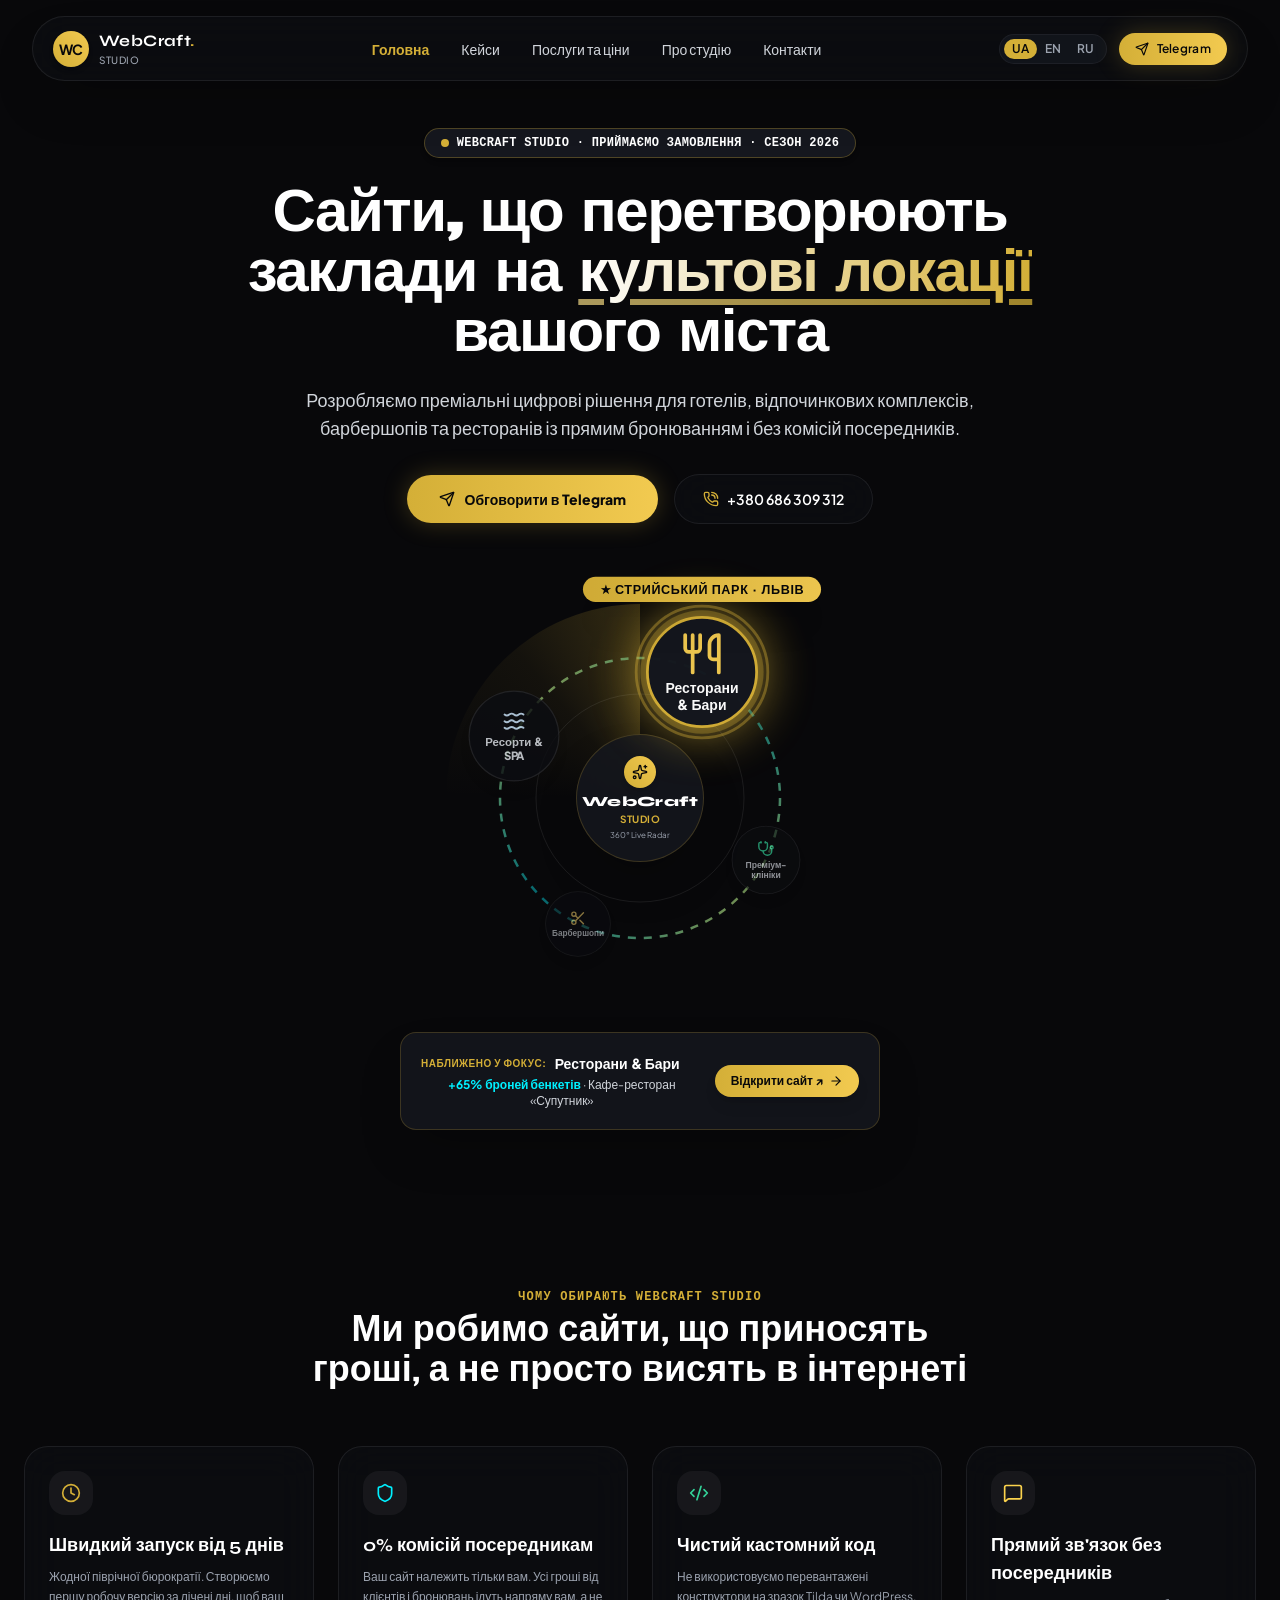
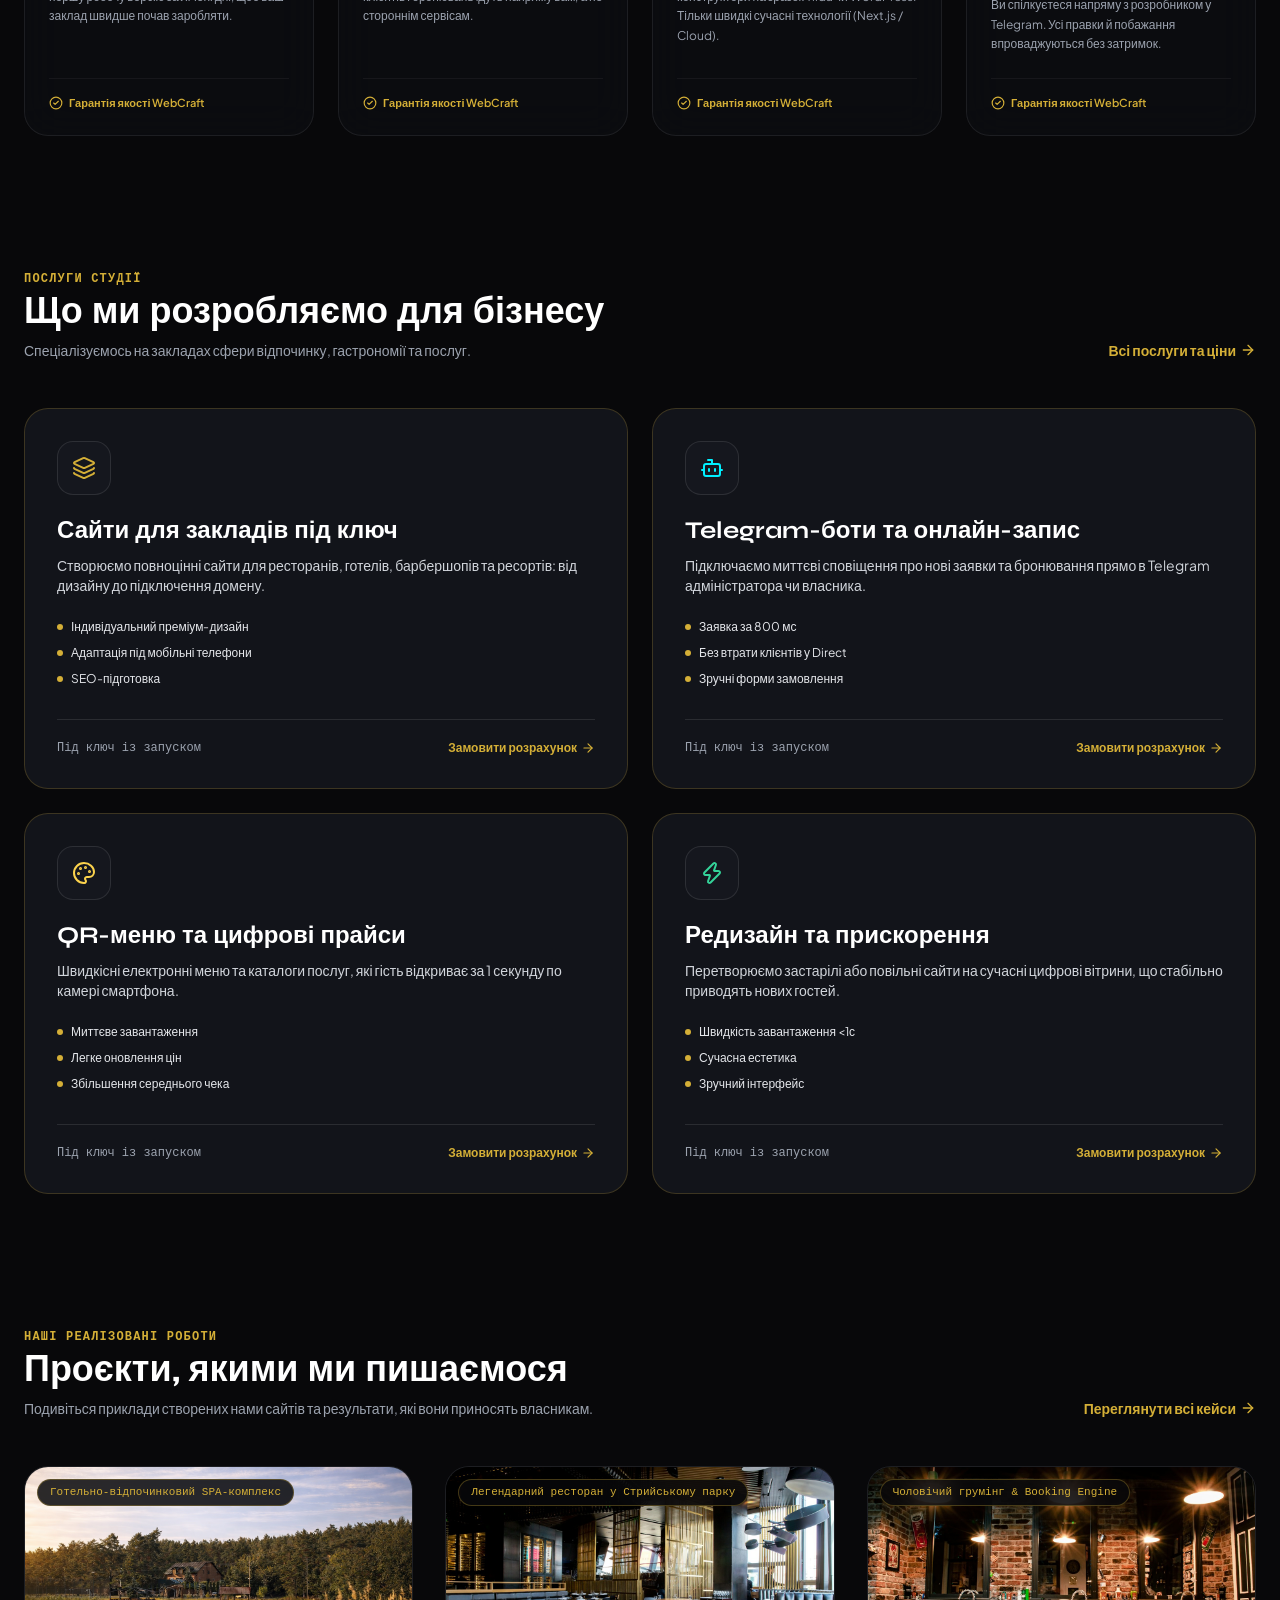
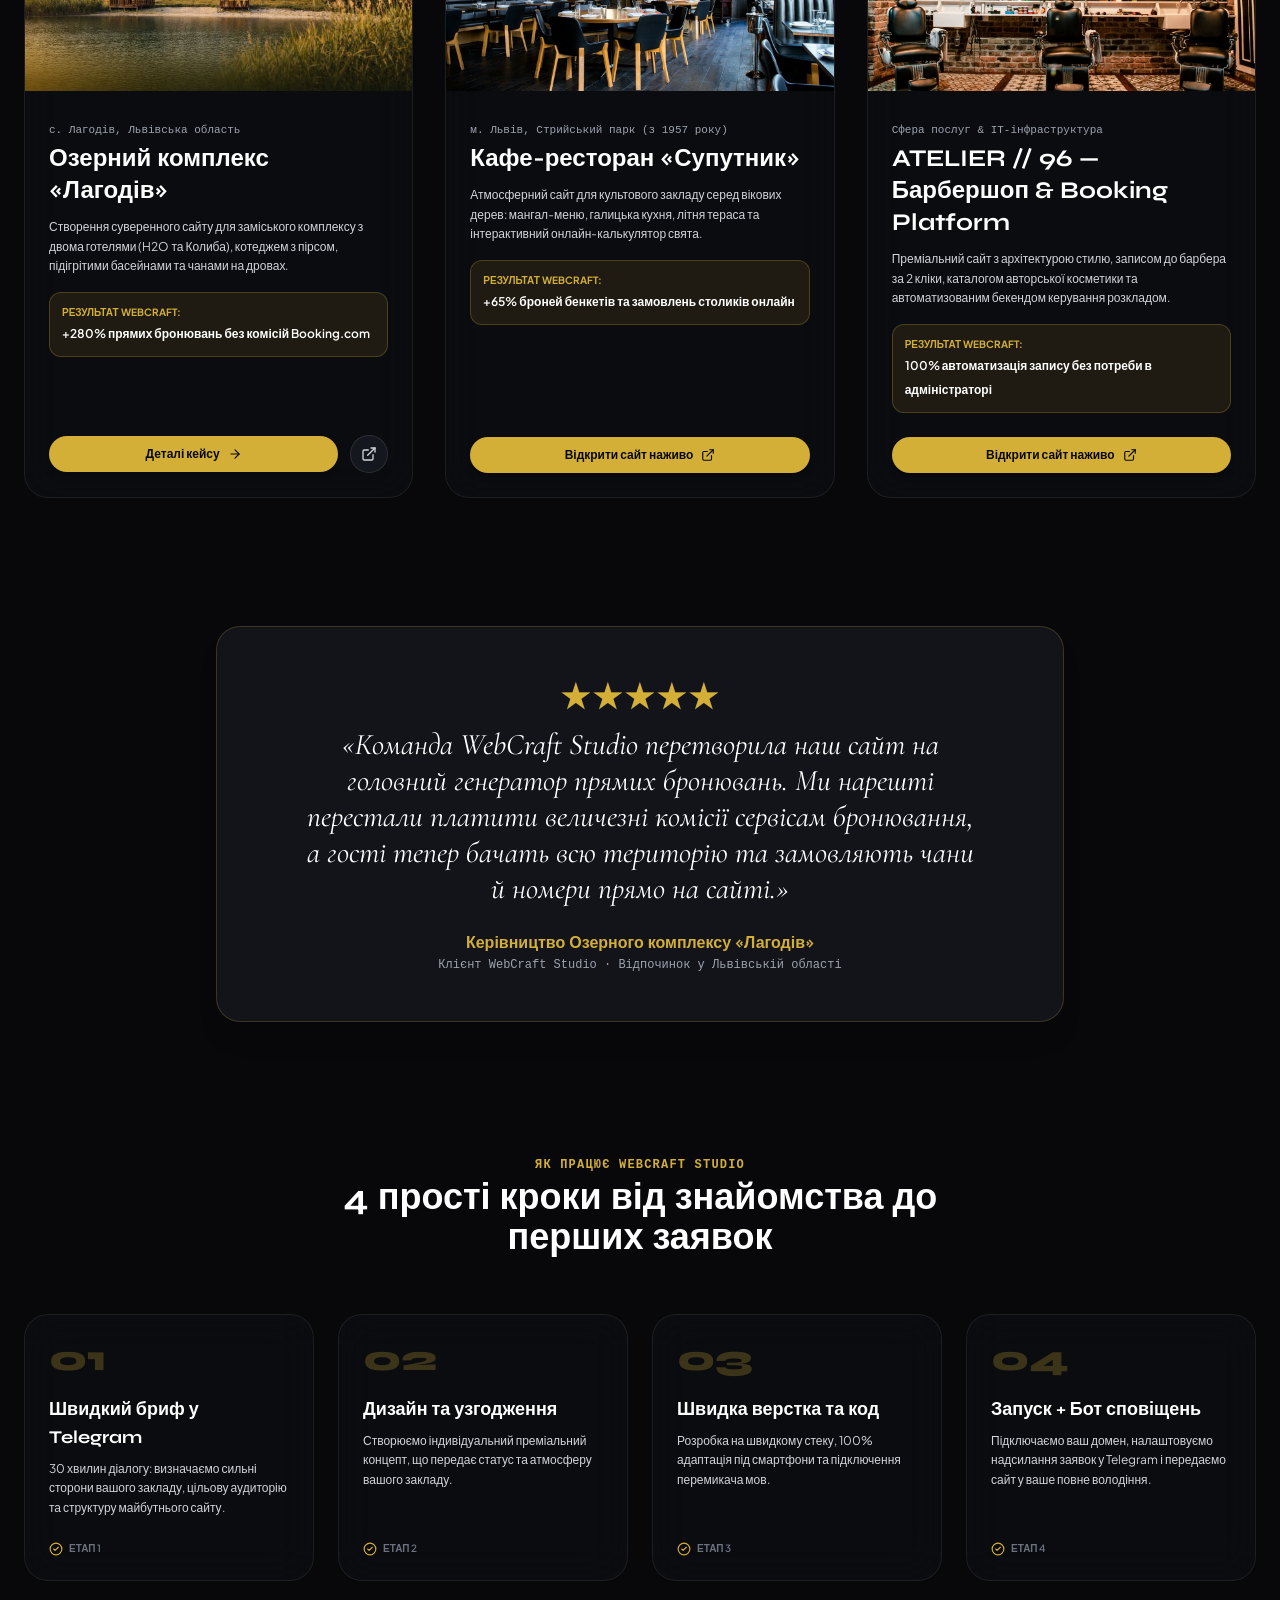
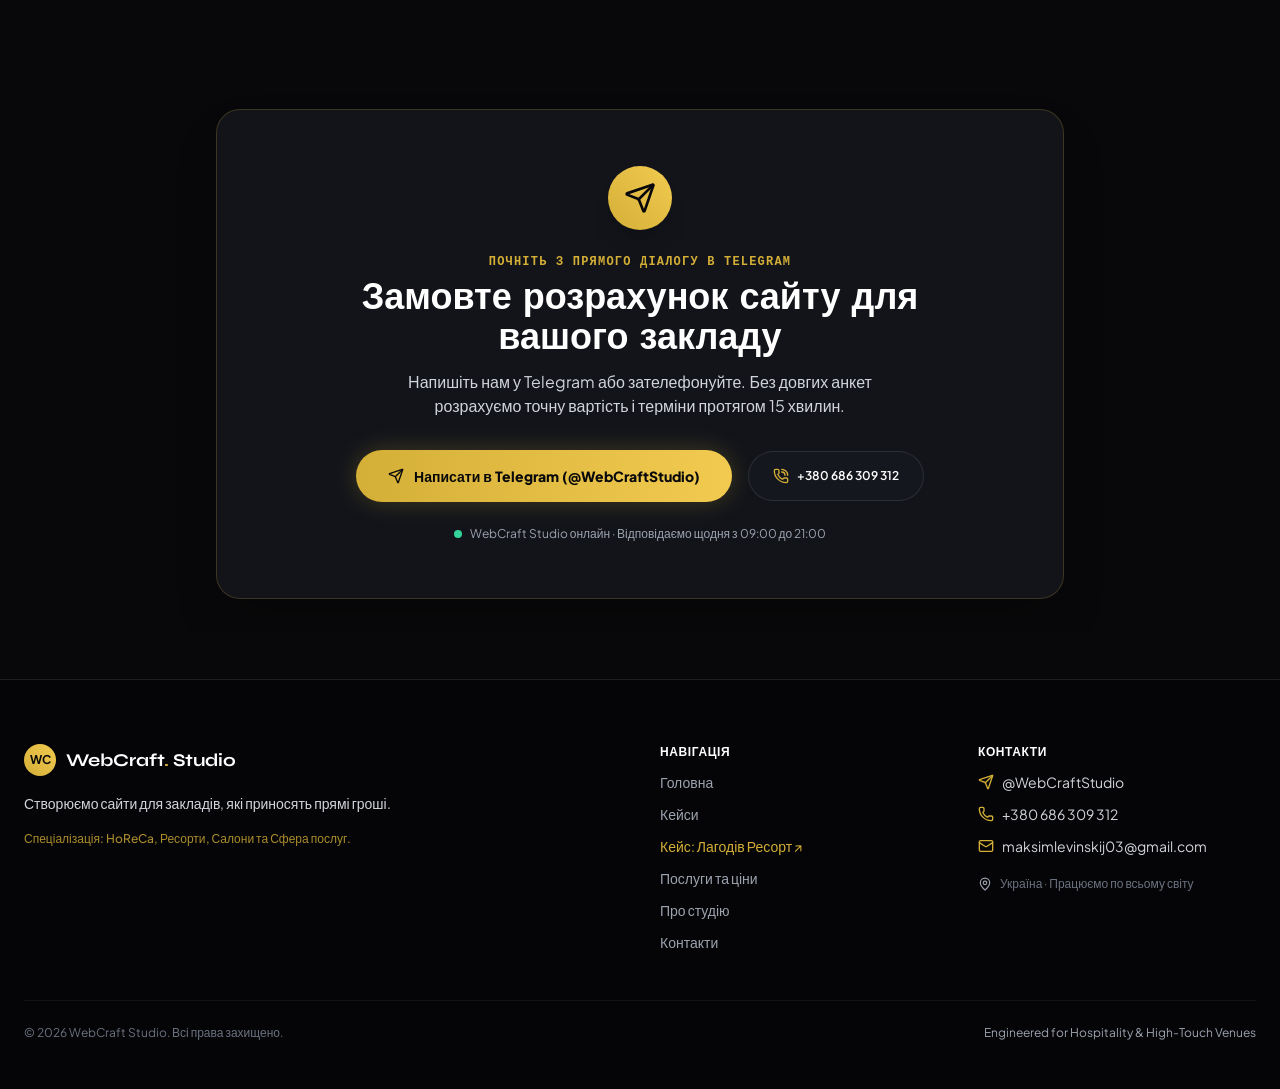
<file: index.html>
<!DOCTYPE html><html lang="uk"><head><meta charSet="utf-8"/><meta name="viewport" content="width=device-width, initial-scale=1, maximum-scale=5"/><link rel="stylesheet" href="/_next/static/css/c9e089760a073dc9.css" data-precedence="next"/><link rel="preload" as="script" fetchPriority="low" href="/_next/static/chunks/webpack-616e068a201ad621.js"/><script src="/_next/static/chunks/fd9d1056-450696502a099a01.js" async=""></script><script src="/_next/static/chunks/117-386599abd6561c18.js" async=""></script><script src="/_next/static/chunks/main-app-350aa65ad3a2db14.js" async=""></script><script src="/_next/static/chunks/810-78a544f3c4d2adeb.js" async=""></script><script src="/_next/static/chunks/387-c9989473ed3f0b67.js" async=""></script><script src="/_next/static/chunks/219-7cf36a3cb1a6b842.js" async=""></script><script src="/_next/static/chunks/app/page-4ef1d5af1dfb0ba1.js" async=""></script><script src="/_next/static/chunks/app/layout-6fefa729b7c868f8.js" async=""></script><meta name="theme-color" content="#08080A"/><title>WebCraft Studio — Сайти для закладів, готелів та ресортів</title><meta name="description" content="Створюємо преміальні комерційні сайти для готелів, відпочинкових комплексів, барбершопів та ресторанів із прямим бронюванням без комісій посередників. Авторський кейс Озерний комплекс «Лагодів»."/><meta name="author" content="WebCraft Studio"/><meta name="keywords" content="WebCraft Studio,сайти для закладів,сайт для ресторану,сайт для готелю,Лагодів Ресорт,сайт для барбершопу,веб-студія Львів,створення сайтів"/><meta property="og:title" content="WebCraft Studio — Сайти для закладів та ресортів"/><meta property="og:description" content="Преміальні веб-рішення з високою конверсією для готелів, ресторанів та сфери послуг."/><meta property="og:site_name" content="WebCraft Studio"/><meta property="og:locale" content="uk_UA"/><meta property="og:type" content="website"/><meta name="twitter:card" content="summary"/><meta name="twitter:title" content="WebCraft Studio — Сайти для закладів та ресортів"/><meta name="twitter:description" content="Преміальні веб-рішення з високою конверсією для готелів, ресторанів та сфери послуг."/><script src="/_next/static/chunks/polyfills-42372ed130431b0a.js" noModule=""></script></head><body class="antialiased bg-obsidian text-white selection:bg-gold selection:text-obsidian"><header class="fixed top-0 left-0 right-0 z-50 px-4 sm:px-8 pt-4 pb-2 transition-all"><div class="max-w-7xl mx-auto flex items-center justify-between px-5 py-3 rounded-full glass-panel shadow-2xl"><a class="flex items-center gap-2.5 group" href="/"><div class="w-9 h-9 rounded-full bg-gradient-to-tr from-gold to-gold-light flex items-center justify-center text-obsidian font-bold text-sm tracking-tighter shadow-md group-hover:scale-105 transition-transform">WC</div><div class="flex flex-col"><span class="font-syne font-bold text-base tracking-wide text-white group-hover:text-gold transition-colors">WebCraft<span class="text-gold">.</span></span><span class="text-[10px] text-gray-400 tracking-wider uppercase font-medium hidden sm:inline">Studio</span></div></a><nav class="hidden md:flex items-center gap-6 lg:gap-8"><a class="text-sm font-medium transition-colors hover:text-gold text-gold font-semibold" href="/">Головна</a><a class="text-sm font-medium transition-colors hover:text-gold text-gray-300" href="/cases">Кейси</a><a class="text-sm font-medium transition-colors hover:text-gold text-gray-300" href="/services">Послуги та ціни</a><a class="text-sm font-medium transition-colors hover:text-gold text-gray-300" href="/about">Про студію</a><a class="text-sm font-medium transition-colors hover:text-gold text-gray-300" href="/contacts">Контакти</a></nav><div class="flex items-center gap-3"><div class="flex items-center bg-surface-2/80 rounded-full p-1 border border-white/5 text-xs"><button class="px-2 py-0.5 rounded-full uppercase transition-all font-semibold bg-gold text-obsidian shadow-sm">ua</button><button class="px-2 py-0.5 rounded-full uppercase transition-all font-semibold text-gray-400 hover:text-white">en</button><button class="px-2 py-0.5 rounded-full uppercase transition-all font-semibold text-gray-400 hover:text-white">ru</button></div><a href="https://t.me/WebCraftStudio" target="_blank" rel="noopener noreferrer" class="hidden sm:inline-flex items-center gap-2 px-4 py-2 rounded-full bg-gradient-to-r from-gold to-gold-light text-obsidian font-semibold text-xs tracking-wide shadow-lg hover:brightness-110 transition-all hover:scale-[1.02] gold-glow"><svg xmlns="http://www.w3.org/2000/svg" width="24" height="24" viewBox="0 0 24 24" fill="none" stroke="currentColor" stroke-width="2" stroke-linecap="round" stroke-linejoin="round" class="lucide lucide-send w-3.5 h-3.5" aria-hidden="true"><path d="M14.536 21.686a.5.5 0 0 0 .937-.024l6.5-19a.496.496 0 0 0-.635-.635l-19 6.5a.5.5 0 0 0-.024.937l7.93 3.18a2 2 0 0 1 1.112 1.11z"></path><path d="m21.854 2.147-10.94 10.939"></path></svg><span>Telegram</span></a><button class="md:hidden p-2 text-gray-300 hover:text-white" aria-label="Toggle menu"><svg xmlns="http://www.w3.org/2000/svg" width="24" height="24" viewBox="0 0 24 24" fill="none" stroke="currentColor" stroke-width="2" stroke-linecap="round" stroke-linejoin="round" class="lucide lucide-menu w-6 h-6" aria-hidden="true"><path d="M4 5h16"></path><path d="M4 12h16"></path><path d="M4 19h16"></path></svg></button></div></div></header><main class="min-h-screen pt-24 pb-12"><div class="flex flex-col gap-24 sm:gap-32 overflow-hidden"><section class="relative px-4 sm:px-6 pt-4 sm:pt-8 flex flex-col items-center text-center"><div class="absolute top-1/4 left-1/2 -translate-x-1/2 -translate-y-1/2 w-[700px] h-[400px] bg-gradient-to-b from-gold/15 via-electric-cyan/5 to-transparent blur-[140px] pointer-events-none -z-10"></div><div class="inline-flex items-center gap-2 px-4 py-1.5 rounded-full bg-surface-2 border border-gold/30 text-xs font-semibold text-gray-200 mb-6 shadow-md"><span class="w-2 h-2 rounded-full bg-gold animate-ping"></span><span class="text-white font-mono tracking-wide uppercase">WEBCRAFT STUDIO · <!-- -->Приймаємо замовлення · Сезон 2026</span></div><h1 class="font-syne font-extrabold text-3xl sm:text-5xl lg:text-6xl max-w-4xl tracking-tight leading-[1.12] text-white">Сайти, що перетворюють заклади на<!-- --> <span class="shimmer-text underline decoration-gold/50 underline-offset-8">культові локації</span> <!-- -->вашого міста</h1><p class="mt-6 text-sm sm:text-base lg:text-lg text-gray-300 max-w-2xl leading-relaxed">Розробляємо преміальні цифрові рішення для готелів, відпочинкових комплексів, барбершопів та ресторанів із прямим бронюванням і без комісій посередників.</p><div class="mt-8 flex flex-col sm:flex-row items-center gap-4 z-20"><a href="https://t.me/WebCraftStudio" target="_blank" rel="noopener noreferrer" class="w-full sm:w-auto inline-flex items-center justify-center gap-2.5 px-8 py-3.5 rounded-full bg-gradient-to-r from-gold to-gold-light text-obsidian font-extrabold text-sm shadow-xl hover:scale-105 transition-all gold-glow"><svg xmlns="http://www.w3.org/2000/svg" width="24" height="24" viewBox="0 0 24 24" fill="none" stroke="currentColor" stroke-width="2" stroke-linecap="round" stroke-linejoin="round" class="lucide lucide-send w-4 h-4" aria-hidden="true"><path d="M14.536 21.686a.5.5 0 0 0 .937-.024l6.5-19a.496.496 0 0 0-.635-.635l-19 6.5a.5.5 0 0 0-.024.937l7.93 3.18a2 2 0 0 1 1.112 1.11z"></path><path d="m21.854 2.147-10.94 10.939"></path></svg><span>Обговорити в Telegram</span></a><a href="tel:+380686309312" class="w-full sm:w-auto inline-flex items-center justify-center gap-2 px-7 py-3.5 rounded-full glass-panel text-white hover:text-gold font-semibold text-sm transition-all hover:border-gold/40"><svg xmlns="http://www.w3.org/2000/svg" width="24" height="24" viewBox="0 0 24 24" fill="none" stroke="currentColor" stroke-width="2" stroke-linecap="round" stroke-linejoin="round" class="lucide lucide-phone-call w-4 h-4 text-gold" aria-hidden="true"><path d="M13 2a9 9 0 0 1 9 9"></path><path d="M13 6a5 5 0 0 1 5 5"></path><path d="M13.832 16.568a1 1 0 0 0 1.213-.303l.355-.465A2 2 0 0 1 17 15h3a2 2 0 0 1 2 2v3a2 2 0 0 1-2 2A18 18 0 0 1 2 4a2 2 0 0 1 2-2h3a2 2 0 0 1 2 2v3a2 2 0 0 1-.8 1.6l-.468.351a1 1 0 0 0-.292 1.233 14 14 0 0 0 6.392 6.384"></path></svg><span>+380 686 309 312</span></a></div><div class="w-full max-w-4xl mt-10"><div class="relative flex flex-col items-center justify-center my-4 py-2 select-none"><div class="absolute w-[420px] h-[420px] sm:w-[500px] sm:h-[500px] rounded-full bg-gradient-to-tr from-gold/20 via-electric-cyan/10 to-lake-500/15 blur-3xl pointer-events-none -z-10"></div><div class="relative w-[360px] h-[360px] sm:w-[420px] sm:h-[420px] flex items-center justify-center"><div class="absolute inset-4 rounded-full pointer-events-none opacity-40 animate-spin" style="animation-duration:4s;background:conic-gradient(from 0deg, transparent 0deg, transparent 270deg, rgba(212, 175, 55, 0.15) 320deg, rgba(212, 175, 55, 0.55) 360deg)"></div><svg class="absolute inset-0 w-full h-full pointer-events-none"><defs><linearGradient id="orbitGoldGrad" x1="0%" y1="0%" x2="100%" y2="100%"><stop offset="0%" stop-color="#D4AF37" stop-opacity="0.85"></stop><stop offset="50%" stop-color="#00F0FF" stop-opacity="0.4"></stop><stop offset="100%" stop-color="#D4AF37" stop-opacity="0.85"></stop></linearGradient></defs><circle cx="50%" cy="50%" r="140" fill="none" stroke="url(#orbitGoldGrad)" stroke-width="2.5" stroke-dasharray="8 8" class="animate-spin" style="animation-duration:25s"></circle><circle cx="50%" cy="50%" r="104" fill="none" stroke="rgba(255, 255, 255, 0.08)" stroke-width="1"></circle></svg><div class="relative z-10 w-28 h-28 sm:w-32 sm:h-32 rounded-full glass-panel-elevated p-3 flex flex-col items-center justify-center text-center shadow-2xl border border-gold/50 pointer-events-none"><div class="w-8 h-8 rounded-full bg-gradient-to-tr from-gold to-gold-light flex items-center justify-center text-obsidian font-bold text-xs shadow-md mb-1 animate-pulse"><svg xmlns="http://www.w3.org/2000/svg" width="24" height="24" viewBox="0 0 24 24" fill="none" stroke="currentColor" stroke-width="2" stroke-linecap="round" stroke-linejoin="round" class="lucide lucide-sparkles lucide-stars w-4 h-4 text-obsidian" aria-hidden="true"><path d="M11.017 2.814a1 1 0 0 1 1.966 0l1.051 5.558a2 2 0 0 0 1.594 1.594l5.558 1.051a1 1 0 0 1 0 1.966l-5.558 1.051a2 2 0 0 0-1.594 1.594l-1.051 5.558a1 1 0 0 1-1.966 0l-1.051-5.558a2 2 0 0 0-1.594-1.594l-5.558-1.051a1 1 0 0 1 0-1.966l5.558-1.051a2 2 0 0 0 1.594-1.594z"></path><path d="M20 2v4"></path><path d="M22 4h-4"></path><circle cx="4" cy="20" r="2"></circle></svg></div><span class="font-syne font-extrabold text-xs sm:text-sm text-white tracking-wide">WebCraft</span><span class="text-[10px] text-gold font-bold uppercase tracking-wider">Studio</span><span class="text-[8px] text-gray-400 mt-0.5">360° Live Radar</span></div><div style="transform:translate(0px, -140px) scale(1.47);z-index:50;opacity:1" class="absolute flex flex-col items-center justify-center cursor-pointer group"><div class="absolute -top-7 px-3 py-0.5 rounded-full bg-gradient-to-r from-gold to-gold-light text-obsidian text-[9px] font-black uppercase tracking-wider shadow-xl whitespace-nowrap animate-bounce pointer-events-none">★ <!-- -->Флагман: Лагодів Ресорт</div><div class="w-16 h-16 sm:w-20 sm:h-20 rounded-full flex flex-col items-center justify-center p-2 text-center transition-all duration-300 bg-surface-2 border-2 border-gold shadow-[0_0_40px_rgba(212,175,55,0.85)] ring-4 ring-gold/30"><div class="mb-0.5"><svg xmlns="http://www.w3.org/2000/svg" width="24" height="24" viewBox="0 0 24 24" fill="none" stroke="currentColor" stroke-width="2" stroke-linecap="round" stroke-linejoin="round" class="lucide lucide-waves-horizontal lucide-waves transition-all duration-300 w-8 h-8 text-gold-light" aria-hidden="true"><path d="M2 12q2.5 2 5 0t5 0 5 0 5 0"></path><path d="M2 19q2.5 2 5 0t5 0 5 0 5 0"></path><path d="M2 5q2.5 2 5 0t5 0 5 0 5 0"></path></svg></div><span class="text-[9px] sm:text-[10px] font-extrabold leading-tight line-clamp-2 transition-colors text-white">Ресорти &amp; SPA</span><span class="absolute -inset-2 rounded-full border-2 border-gold animate-ping pointer-events-none opacity-40"></span></div></div><div style="transform:translate(140px, 0px) scale(0.9614644665356201);z-index:30;opacity:0.775" class="absolute flex flex-col items-center justify-center cursor-pointer group"><div class="w-16 h-16 sm:w-20 sm:h-20 rounded-full flex flex-col items-center justify-center p-2 text-center transition-all duration-300 bg-surface-1/90 border border-white/10 hover:border-gold/60 shadow-lg"><div class="mb-0.5"><svg xmlns="http://www.w3.org/2000/svg" width="24" height="24" viewBox="0 0 24 24" fill="none" stroke="currentColor" stroke-width="2" stroke-linecap="round" stroke-linejoin="round" class="lucide lucide-utensils lucide-fork-knife transition-all duration-300 w-5 h-5 text-amber-300" aria-hidden="true"><path d="M3 2v7c0 1.1.9 2 2 2h4a2 2 0 0 0 2-2V2"></path><path d="M7 2v20"></path><path d="M21 15V2a5 5 0 0 0-5 5v6c0 1.1.9 2 2 2h3Zm0 0v7"></path></svg></div><span class="text-[9px] sm:text-[10px] font-extrabold leading-tight line-clamp-2 transition-colors text-gray-300">Ресторани &amp; Бари</span></div></div><div style="transform:translate(0px, 140px) scale(0.82);z-index:10;opacity:0.55" class="absolute flex flex-col items-center justify-center cursor-pointer group"><div class="w-16 h-16 sm:w-20 sm:h-20 rounded-full flex flex-col items-center justify-center p-2 text-center transition-all duration-300 bg-surface-1/90 border border-white/10 hover:border-gold/60 shadow-lg"><div class="mb-0.5"><svg xmlns="http://www.w3.org/2000/svg" width="24" height="24" viewBox="0 0 24 24" fill="none" stroke="currentColor" stroke-width="2" stroke-linecap="round" stroke-linejoin="round" class="lucide lucide-stethoscope transition-all duration-300 w-5 h-5 text-emerald-400" aria-hidden="true"><path d="M11 2v2"></path><path d="M5 2v2"></path><path d="M5 3H4a2 2 0 0 0-2 2v4a6 6 0 0 0 12 0V5a2 2 0 0 0-2-2h-1"></path><path d="M8 15a6 6 0 0 0 12 0v-3"></path><circle cx="20" cy="10" r="2"></circle></svg></div><span class="text-[9px] sm:text-[10px] font-extrabold leading-tight line-clamp-2 transition-colors text-gray-300">Преміум-клініки</span></div></div><div style="transform:translate(-140px, 0px) scale(0.9614644665356201);z-index:30;opacity:0.775" class="absolute flex flex-col items-center justify-center cursor-pointer group"><div class="w-16 h-16 sm:w-20 sm:h-20 rounded-full flex flex-col items-center justify-center p-2 text-center transition-all duration-300 bg-surface-1/90 border border-white/10 hover:border-gold/60 shadow-lg"><div class="mb-0.5"><svg xmlns="http://www.w3.org/2000/svg" width="24" height="24" viewBox="0 0 24 24" fill="none" stroke="currentColor" stroke-width="2" stroke-linecap="round" stroke-linejoin="round" class="lucide lucide-scissors transition-all duration-300 w-5 h-5 text-gold-muted" aria-hidden="true"><circle cx="6" cy="6" r="3"></circle><path d="M8.12 8.12 12 12"></path><path d="M20 4 8.12 15.88"></path><circle cx="6" cy="18" r="3"></circle><path d="M14.8 14.8 20 20"></path></svg></div><span class="text-[9px] sm:text-[10px] font-extrabold leading-tight line-clamp-2 transition-colors text-gray-300">Барбершопи</span></div></div></div><div class="mt-6 w-full max-w-lg px-4"><div class="glass-panel-elevated rounded-2xl p-4 sm:p-5 flex items-center justify-between border border-gold/40 shadow-2xl transition-all duration-300"><div class="flex flex-col"><div class="flex items-center gap-2"><span class="text-[10px] uppercase tracking-wider text-gold font-extrabold">Наближено у фокус:</span><span class="text-xs sm:text-sm font-extrabold text-white">Ресорти &amp; SPA</span></div><div class="text-xs text-gray-300 mt-1"><span class="text-electric-cyan font-bold">+280% прямих броней</span> <!-- -->· <!-- -->Озерний комплекс «Лагодів»</div></div><a class="flex items-center gap-1.5 px-4 py-2 rounded-full bg-gradient-to-r from-gold to-gold-light text-obsidian hover:brightness-110 transition-all text-xs font-bold shrink-0 shadow-lg ml-3 hover:scale-105" href="/cases/lagodiv"><span>Кейс Лагодів</span><svg xmlns="http://www.w3.org/2000/svg" width="24" height="24" viewBox="0 0 24 24" fill="none" stroke="currentColor" stroke-width="2" stroke-linecap="round" stroke-linejoin="round" class="lucide lucide-arrow-right w-3.5 h-3.5" aria-hidden="true"><path d="M5 12h14"></path><path d="m12 5 7 7-7 7"></path></svg></a></div></div></div></div></section><section class="max-w-7xl mx-auto px-4 sm:px-6 w-full"><div class="text-center max-w-2xl mx-auto mb-14"><span class="text-gold font-mono text-xs uppercase tracking-widest font-bold">Чому обирають WebCraft Studio</span><h2 class="font-syne font-bold text-2xl sm:text-4xl text-white mt-1">Ми робимо сайти, що приносять гроші, а не просто висять в інтернеті</h2></div><div class="grid grid-cols-1 sm:grid-cols-2 lg:grid-cols-4 gap-6"><div class="glass-panel p-6 rounded-3xl flex flex-col justify-between hover:border-gold/40 transition-all hover:-translate-y-1"><div><div class="p-3 rounded-2xl bg-white/5 w-fit mb-4"><svg xmlns="http://www.w3.org/2000/svg" width="24" height="24" viewBox="0 0 24 24" fill="none" stroke="currentColor" stroke-width="2" stroke-linecap="round" stroke-linejoin="round" class="lucide lucide-clock w-5 h-5 text-gold" aria-hidden="true"><circle cx="12" cy="12" r="10"></circle><path d="M12 6v6l4 2"></path></svg></div><h3 class="font-syne font-bold text-lg text-white mb-2">Швидкий запуск від 5 днів</h3><p class="text-gray-400 text-xs leading-relaxed">Жодної піврічної бюрократії. Створюємо першу робочу версію за лічені дні, щоб ваш заклад швидше почав заробляти.</p></div><div class="mt-6 pt-4 border-t border-white/5 text-[11px] font-semibold text-gold flex items-center gap-1.5"><svg xmlns="http://www.w3.org/2000/svg" width="24" height="24" viewBox="0 0 24 24" fill="none" stroke="currentColor" stroke-width="2" stroke-linecap="round" stroke-linejoin="round" class="lucide lucide-circle-check lucide-check-circle-2 w-3.5 h-3.5 text-gold" aria-hidden="true"><circle cx="12" cy="12" r="10"></circle><path d="m16 9-5.5 5.5L8 12"></path></svg><span>Гарантія якості WebCraft</span></div></div><div class="glass-panel p-6 rounded-3xl flex flex-col justify-between hover:border-gold/40 transition-all hover:-translate-y-1"><div><div class="p-3 rounded-2xl bg-white/5 w-fit mb-4"><svg xmlns="http://www.w3.org/2000/svg" width="24" height="24" viewBox="0 0 24 24" fill="none" stroke="currentColor" stroke-width="2" stroke-linecap="round" stroke-linejoin="round" class="lucide lucide-shield w-5 h-5 text-electric-cyan" aria-hidden="true"><path d="M20 13c0 5-3.5 7.5-7.66 8.95a1 1 0 0 1-.67-.01C7.5 20.5 4 18 4 13V6a1 1 0 0 1 1-1c2 0 4.5-1.2 6.24-2.72a1.17 1.17 0 0 1 1.52 0C14.51 3.81 17 5 19 5a1 1 0 0 1 1 1z"></path></svg></div><h3 class="font-syne font-bold text-lg text-white mb-2">0% комісій посередникам</h3><p class="text-gray-400 text-xs leading-relaxed">Ваш сайт належить тільки вам. Усі гроші від клієнтів і бронювань ідуть напряму вам, а не стороннім сервісам.</p></div><div class="mt-6 pt-4 border-t border-white/5 text-[11px] font-semibold text-gold flex items-center gap-1.5"><svg xmlns="http://www.w3.org/2000/svg" width="24" height="24" viewBox="0 0 24 24" fill="none" stroke="currentColor" stroke-width="2" stroke-linecap="round" stroke-linejoin="round" class="lucide lucide-circle-check lucide-check-circle-2 w-3.5 h-3.5 text-gold" aria-hidden="true"><circle cx="12" cy="12" r="10"></circle><path d="m16 9-5.5 5.5L8 12"></path></svg><span>Гарантія якості WebCraft</span></div></div><div class="glass-panel p-6 rounded-3xl flex flex-col justify-between hover:border-gold/40 transition-all hover:-translate-y-1"><div><div class="p-3 rounded-2xl bg-white/5 w-fit mb-4"><svg xmlns="http://www.w3.org/2000/svg" width="24" height="24" viewBox="0 0 24 24" fill="none" stroke="currentColor" stroke-width="2" stroke-linecap="round" stroke-linejoin="round" class="lucide lucide-code-xml lucide-code-2 w-5 h-5 text-emerald-400" aria-hidden="true"><path d="m18 16 4-4-4-4"></path><path d="m6 8-4 4 4 4"></path><path d="m14.5 4-5 16"></path></svg></div><h3 class="font-syne font-bold text-lg text-white mb-2">Чистий кастомний код</h3><p class="text-gray-400 text-xs leading-relaxed">Не використовуємо перевантажені конструктори на зразок Tilda чи WordPress. Тільки швидкі сучасні технології (Next.js / Cloud).</p></div><div class="mt-6 pt-4 border-t border-white/5 text-[11px] font-semibold text-gold flex items-center gap-1.5"><svg xmlns="http://www.w3.org/2000/svg" width="24" height="24" viewBox="0 0 24 24" fill="none" stroke="currentColor" stroke-width="2" stroke-linecap="round" stroke-linejoin="round" class="lucide lucide-circle-check lucide-check-circle-2 w-3.5 h-3.5 text-gold" aria-hidden="true"><circle cx="12" cy="12" r="10"></circle><path d="m16 9-5.5 5.5L8 12"></path></svg><span>Гарантія якості WebCraft</span></div></div><div class="glass-panel p-6 rounded-3xl flex flex-col justify-between hover:border-gold/40 transition-all hover:-translate-y-1"><div><div class="p-3 rounded-2xl bg-white/5 w-fit mb-4"><svg xmlns="http://www.w3.org/2000/svg" width="24" height="24" viewBox="0 0 24 24" fill="none" stroke="currentColor" stroke-width="2" stroke-linecap="round" stroke-linejoin="round" class="lucide lucide-message-square w-5 h-5 text-amber-300" aria-hidden="true"><path d="M22 17a2 2 0 0 1-2 2H6.828a2 2 0 0 0-1.414.586l-2.202 2.202A.71.71 0 0 1 2 21.286V5a2 2 0 0 1 2-2h16a2 2 0 0 1 2 2z"></path></svg></div><h3 class="font-syne font-bold text-lg text-white mb-2">Прямий зв&#x27;язок без посередників</h3><p class="text-gray-400 text-xs leading-relaxed">Ви спілкуєтеся напряму з розробником у Telegram. Усі правки й побажання впроваджуються без затримок.</p></div><div class="mt-6 pt-4 border-t border-white/5 text-[11px] font-semibold text-gold flex items-center gap-1.5"><svg xmlns="http://www.w3.org/2000/svg" width="24" height="24" viewBox="0 0 24 24" fill="none" stroke="currentColor" stroke-width="2" stroke-linecap="round" stroke-linejoin="round" class="lucide lucide-circle-check lucide-check-circle-2 w-3.5 h-3.5 text-gold" aria-hidden="true"><circle cx="12" cy="12" r="10"></circle><path d="m16 9-5.5 5.5L8 12"></path></svg><span>Гарантія якості WebCraft</span></div></div></div></section><section class="max-w-7xl mx-auto px-4 sm:px-6 w-full"><div class="flex flex-col sm:flex-row sm:items-end justify-between mb-12 gap-4"><div><span class="text-gold font-mono text-xs uppercase tracking-widest font-bold">Послуги студії</span><h2 class="font-syne font-bold text-2xl sm:text-4xl text-white mt-1">Що ми розробляємо для бізнесу</h2><p class="text-gray-400 text-xs sm:text-sm mt-2 max-w-xl">Спеціалізуємось на закладах сфери відпочинку, гастрономії та послуг.</p></div><a class="text-xs sm:text-sm font-semibold text-gold hover:underline inline-flex items-center gap-1" href="/services"><span>Всі послуги та ціни</span><svg xmlns="http://www.w3.org/2000/svg" width="24" height="24" viewBox="0 0 24 24" fill="none" stroke="currentColor" stroke-width="2" stroke-linecap="round" stroke-linejoin="round" class="lucide lucide-arrow-right w-4 h-4" aria-hidden="true"><path d="M5 12h14"></path><path d="m12 5 7 7-7 7"></path></svg></a></div><div class="grid grid-cols-1 md:grid-cols-2 gap-6"><div class="glass-panel-elevated p-8 rounded-3xl border border-white/10 hover:border-gold/40 transition-all flex flex-col justify-between group"><div><div class="p-3.5 rounded-2xl bg-surface-2 border border-white/10 w-fit mb-5 group-hover:scale-105 transition-transform"><svg xmlns="http://www.w3.org/2000/svg" width="24" height="24" viewBox="0 0 24 24" fill="none" stroke="currentColor" stroke-width="2" stroke-linecap="round" stroke-linejoin="round" class="lucide lucide-layers lucide-layers-3 w-6 h-6 text-gold" aria-hidden="true"><path d="M12.83 2.18a2 2 0 0 0-1.66 0L2.6 6.08a1 1 0 0 0 0 1.83l8.58 3.91a2 2 0 0 0 1.66 0l8.58-3.9a1 1 0 0 0 0-1.83z"></path><path d="M2 12a1 1 0 0 0 .58.91l8.6 3.91a2 2 0 0 0 1.65 0l8.58-3.9A1 1 0 0 0 22 12"></path><path d="M2 17a1 1 0 0 0 .58.91l8.6 3.91a2 2 0 0 0 1.65 0l8.58-3.9A1 1 0 0 0 22 17"></path></svg></div><h3 class="font-syne font-bold text-xl sm:text-2xl text-white mb-2">Сайти для закладів під ключ</h3><p class="text-gray-300 text-xs sm:text-sm leading-relaxed mb-6">Створюємо повноцінні сайти для ресторанів, готелів, барбершопів та ресортів: від дизайну до підключення домену.</p><ul class="space-y-2.5"><li class="flex items-center gap-2 text-xs text-gray-200"><span class="w-1.5 h-1.5 rounded-full bg-gold"></span><span>Індивідуальний преміум-дизайн</span></li><li class="flex items-center gap-2 text-xs text-gray-200"><span class="w-1.5 h-1.5 rounded-full bg-gold"></span><span>Адаптація під мобільні телефони</span></li><li class="flex items-center gap-2 text-xs text-gray-200"><span class="w-1.5 h-1.5 rounded-full bg-gold"></span><span>SEO-підготовка</span></li></ul></div><div class="mt-8 pt-5 border-t border-white/10 flex items-center justify-between"><span class="text-xs text-gray-400 font-mono">Під ключ із запуском</span><a href="https://t.me/WebCraftStudio" target="_blank" rel="noopener noreferrer" class="text-xs font-bold text-gold hover:underline inline-flex items-center gap-1"><span>Замовити розрахунок</span><svg xmlns="http://www.w3.org/2000/svg" width="24" height="24" viewBox="0 0 24 24" fill="none" stroke="currentColor" stroke-width="2" stroke-linecap="round" stroke-linejoin="round" class="lucide lucide-arrow-right w-3.5 h-3.5" aria-hidden="true"><path d="M5 12h14"></path><path d="m12 5 7 7-7 7"></path></svg></a></div></div><div class="glass-panel-elevated p-8 rounded-3xl border border-white/10 hover:border-gold/40 transition-all flex flex-col justify-between group"><div><div class="p-3.5 rounded-2xl bg-surface-2 border border-white/10 w-fit mb-5 group-hover:scale-105 transition-transform"><svg xmlns="http://www.w3.org/2000/svg" width="24" height="24" viewBox="0 0 24 24" fill="none" stroke="currentColor" stroke-width="2" stroke-linecap="round" stroke-linejoin="round" class="lucide lucide-bot w-6 h-6 text-electric-cyan" aria-hidden="true"><path d="M12 8V4H8"></path><rect width="16" height="12" x="4" y="8" rx="2"></rect><path d="M2 14h2"></path><path d="M20 14h2"></path><path d="M15 13v2"></path><path d="M9 13v2"></path></svg></div><h3 class="font-syne font-bold text-xl sm:text-2xl text-white mb-2">Telegram-боти та онлайн-запис</h3><p class="text-gray-300 text-xs sm:text-sm leading-relaxed mb-6">Підключаємо миттєві сповіщення про нові заявки та бронювання прямо в Telegram адміністратора чи власника.</p><ul class="space-y-2.5"><li class="flex items-center gap-2 text-xs text-gray-200"><span class="w-1.5 h-1.5 rounded-full bg-gold"></span><span>Заявка за 800 мс</span></li><li class="flex items-center gap-2 text-xs text-gray-200"><span class="w-1.5 h-1.5 rounded-full bg-gold"></span><span>Без втрати клієнтів у Direct</span></li><li class="flex items-center gap-2 text-xs text-gray-200"><span class="w-1.5 h-1.5 rounded-full bg-gold"></span><span>Зручні форми замовлення</span></li></ul></div><div class="mt-8 pt-5 border-t border-white/10 flex items-center justify-between"><span class="text-xs text-gray-400 font-mono">Під ключ із запуском</span><a href="https://t.me/WebCraftStudio" target="_blank" rel="noopener noreferrer" class="text-xs font-bold text-gold hover:underline inline-flex items-center gap-1"><span>Замовити розрахунок</span><svg xmlns="http://www.w3.org/2000/svg" width="24" height="24" viewBox="0 0 24 24" fill="none" stroke="currentColor" stroke-width="2" stroke-linecap="round" stroke-linejoin="round" class="lucide lucide-arrow-right w-3.5 h-3.5" aria-hidden="true"><path d="M5 12h14"></path><path d="m12 5 7 7-7 7"></path></svg></a></div></div><div class="glass-panel-elevated p-8 rounded-3xl border border-white/10 hover:border-gold/40 transition-all flex flex-col justify-between group"><div><div class="p-3.5 rounded-2xl bg-surface-2 border border-white/10 w-fit mb-5 group-hover:scale-105 transition-transform"><svg xmlns="http://www.w3.org/2000/svg" width="24" height="24" viewBox="0 0 24 24" fill="none" stroke="currentColor" stroke-width="2" stroke-linecap="round" stroke-linejoin="round" class="lucide lucide-palette w-6 h-6 text-amber-300" aria-hidden="true"><path d="M12 22a1 1 0 0 1 0-20 10 9 0 0 1 10 9 5 5 0 0 1-5 5h-2.25a1.75 1.75 0 0 0-1.4 2.8l.3.4a1.75 1.75 0 0 1-1.4 2.8z"></path><circle cx="13.5" cy="6.5" r=".5" fill="currentColor"></circle><circle cx="17.5" cy="10.5" r=".5" fill="currentColor"></circle><circle cx="6.5" cy="12.5" r=".5" fill="currentColor"></circle><circle cx="8.5" cy="7.5" r=".5" fill="currentColor"></circle></svg></div><h3 class="font-syne font-bold text-xl sm:text-2xl text-white mb-2">QR-меню та цифрові прайси</h3><p class="text-gray-300 text-xs sm:text-sm leading-relaxed mb-6">Швидкісні електронні меню та каталоги послуг, які гість відкриває за 1 секунду по камері смартфона.</p><ul class="space-y-2.5"><li class="flex items-center gap-2 text-xs text-gray-200"><span class="w-1.5 h-1.5 rounded-full bg-gold"></span><span>Миттєве завантаження</span></li><li class="flex items-center gap-2 text-xs text-gray-200"><span class="w-1.5 h-1.5 rounded-full bg-gold"></span><span>Легке оновлення цін</span></li><li class="flex items-center gap-2 text-xs text-gray-200"><span class="w-1.5 h-1.5 rounded-full bg-gold"></span><span>Збільшення середнього чека</span></li></ul></div><div class="mt-8 pt-5 border-t border-white/10 flex items-center justify-between"><span class="text-xs text-gray-400 font-mono">Під ключ із запуском</span><a href="https://t.me/WebCraftStudio" target="_blank" rel="noopener noreferrer" class="text-xs font-bold text-gold hover:underline inline-flex items-center gap-1"><span>Замовити розрахунок</span><svg xmlns="http://www.w3.org/2000/svg" width="24" height="24" viewBox="0 0 24 24" fill="none" stroke="currentColor" stroke-width="2" stroke-linecap="round" stroke-linejoin="round" class="lucide lucide-arrow-right w-3.5 h-3.5" aria-hidden="true"><path d="M5 12h14"></path><path d="m12 5 7 7-7 7"></path></svg></a></div></div><div class="glass-panel-elevated p-8 rounded-3xl border border-white/10 hover:border-gold/40 transition-all flex flex-col justify-between group"><div><div class="p-3.5 rounded-2xl bg-surface-2 border border-white/10 w-fit mb-5 group-hover:scale-105 transition-transform"><svg xmlns="http://www.w3.org/2000/svg" width="24" height="24" viewBox="0 0 24 24" fill="none" stroke="currentColor" stroke-width="2" stroke-linecap="round" stroke-linejoin="round" class="lucide lucide-zap w-6 h-6 text-emerald-400" aria-hidden="true"><path d="M15.914 4a1.5 1.5 0 00-2.474-1.561l-9 9A1.5 1.5 0 005.5 14h4.002a.5.5 0 01.471.666L8.086 20a1.5 1.5 0 002.475 1.56l9-9A1.5 1.5 0 0018.5 10h-3.997a.5.5 0 01-.472-.667z"></path></svg></div><h3 class="font-syne font-bold text-xl sm:text-2xl text-white mb-2">Редизайн та прискорення</h3><p class="text-gray-300 text-xs sm:text-sm leading-relaxed mb-6">Перетворюємо застарілі або повільні сайти на сучасні цифрові вітрини, що стабільно приводять нових гостей.</p><ul class="space-y-2.5"><li class="flex items-center gap-2 text-xs text-gray-200"><span class="w-1.5 h-1.5 rounded-full bg-gold"></span><span>Швидкість завантаження &lt;1с</span></li><li class="flex items-center gap-2 text-xs text-gray-200"><span class="w-1.5 h-1.5 rounded-full bg-gold"></span><span>Сучасна естетика</span></li><li class="flex items-center gap-2 text-xs text-gray-200"><span class="w-1.5 h-1.5 rounded-full bg-gold"></span><span>Зручний інтерфейс</span></li></ul></div><div class="mt-8 pt-5 border-t border-white/10 flex items-center justify-between"><span class="text-xs text-gray-400 font-mono">Під ключ із запуском</span><a href="https://t.me/WebCraftStudio" target="_blank" rel="noopener noreferrer" class="text-xs font-bold text-gold hover:underline inline-flex items-center gap-1"><span>Замовити розрахунок</span><svg xmlns="http://www.w3.org/2000/svg" width="24" height="24" viewBox="0 0 24 24" fill="none" stroke="currentColor" stroke-width="2" stroke-linecap="round" stroke-linejoin="round" class="lucide lucide-arrow-right w-3.5 h-3.5" aria-hidden="true"><path d="M5 12h14"></path><path d="m12 5 7 7-7 7"></path></svg></a></div></div></div></section><section class="max-w-7xl mx-auto px-4 sm:px-6 w-full"><div class="flex flex-col sm:flex-row sm:items-end justify-between mb-12 gap-4"><div><span class="text-gold font-mono text-xs uppercase tracking-widest font-bold">Наші реалізовані роботи</span><h2 class="font-syne font-bold text-2xl sm:text-4xl text-white mt-1">Проєкти, якими ми пишаємося</h2><p class="text-gray-400 text-xs sm:text-sm mt-2 max-w-xl">Подивіться приклади створених нами сайтів та результати, які вони приносять власникам.</p></div><a class="text-xs sm:text-sm font-semibold text-gold hover:underline inline-flex items-center gap-1" href="/cases"><span>Переглянути всі кейси</span><svg xmlns="http://www.w3.org/2000/svg" width="24" height="24" viewBox="0 0 24 24" fill="none" stroke="currentColor" stroke-width="2" stroke-linecap="round" stroke-linejoin="round" class="lucide lucide-arrow-right w-4 h-4" aria-hidden="true"><path d="M5 12h14"></path><path d="m12 5 7 7-7 7"></path></svg></a></div><div class="grid grid-cols-1 md:grid-cols-3 gap-8"><div class="glass-panel rounded-3xl overflow-hidden border border-white/10 hover:border-gold/40 flex flex-col justify-between group transition-all"><div><div class="relative h-56 w-full overflow-hidden"><img alt="Озерний комплекс «Лагодів»" loading="lazy" decoding="async" data-nimg="fill" class="object-cover group-hover:scale-105 transition-transform duration-500" style="position:absolute;height:100%;width:100%;left:0;top:0;right:0;bottom:0;color:transparent" src="/images/lagodiv/landscape-01.png"/><div class="absolute top-3 left-3 px-3 py-1 rounded-full bg-obsidian/85 backdrop-blur-md text-[11px] font-mono text-gold border border-gold/30">Готельно-відпочинковий SPA-комплекс</div></div><div class="p-6"><span class="text-[11px] text-gray-400 font-mono">с. Лагодів, Львівська область</span><h3 class="font-syne font-bold text-xl sm:text-2xl text-white mt-1">Озерний комплекс «Лагодів»</h3><p class="text-gray-300 text-xs mt-2.5 leading-relaxed">Створення суверенного сайту для заміського комплексу з двома готелями (H2O та Колиба), котеджем з пірсом, підігрітими басейнами та чанами на дровах.</p><div class="mt-4 p-3 rounded-xl bg-gold/10 border border-gold/25"><span class="text-[10px] uppercase font-bold text-gold block">Результат WebCraft:</span><span class="text-xs font-semibold text-white">+280% прямих бронювань без комісій Booking.com</span></div></div></div><div class="p-6 pt-0 flex items-center justify-between gap-3"><a class="flex-1 inline-flex items-center justify-center gap-2 py-2.5 px-4 rounded-full bg-gold text-obsidian font-bold text-xs hover:brightness-110 transition-all shadow-md" href="/cases/lagodiv"><span>Деталі кейсу</span><svg xmlns="http://www.w3.org/2000/svg" width="24" height="24" viewBox="0 0 24 24" fill="none" stroke="currentColor" stroke-width="2" stroke-linecap="round" stroke-linejoin="round" class="lucide lucide-arrow-right w-3.5 h-3.5" aria-hidden="true"><path d="M5 12h14"></path><path d="m12 5 7 7-7 7"></path></svg></a><a href="https://webcraftstudiosite01-rgb.github.io/lagodiv/" target="_blank" rel="noopener noreferrer" class="inline-flex items-center gap-1 p-2.5 rounded-full bg-surface-2 text-gray-300 hover:text-white border border-white/10 hover:border-gold/40 text-xs" title="Відкрити живий сайт"><svg xmlns="http://www.w3.org/2000/svg" width="24" height="24" viewBox="0 0 24 24" fill="none" stroke="currentColor" stroke-width="2" stroke-linecap="round" stroke-linejoin="round" class="lucide lucide-external-link w-4 h-4" aria-hidden="true"><path d="M15 3h6v6"></path><path d="M10 14 21 3"></path><path d="M18 13v6a2 2 0 0 1-2 2H5a2 2 0 0 1-2-2V8a2 2 0 0 1 2-2h6"></path></svg></a></div></div><div class="glass-panel rounded-3xl overflow-hidden border border-white/10 hover:border-gold/40 flex flex-col justify-between group transition-all"><div><div class="relative h-56 w-full overflow-hidden"><img alt="Кафе-ресторан «Супутник»" loading="lazy" decoding="async" data-nimg="fill" class="object-cover group-hover:scale-105 transition-transform duration-500" style="position:absolute;height:100%;width:100%;left:0;top:0;right:0;bottom:0;color:transparent" src="/images/projects/suputnik.jpg"/><div class="absolute top-3 left-3 px-3 py-1 rounded-full bg-obsidian/85 backdrop-blur-md text-[11px] font-mono text-gold border border-gold/30">Легендарний ресторан у Стрийському парку</div></div><div class="p-6"><span class="text-[11px] text-gray-400 font-mono">м. Львів, Стрийський парк (з 1957 року)</span><h3 class="font-syne font-bold text-xl sm:text-2xl text-white mt-1">Кафе-ресторан «Супутник»</h3><p class="text-gray-300 text-xs mt-2.5 leading-relaxed">Атмосферний сайт для культового закладу серед вікових дерев: мангал-меню, галицька кухня, літня тераса та інтерактивний онлайн-калькулятор свята.</p><div class="mt-4 p-3 rounded-xl bg-gold/10 border border-gold/25"><span class="text-[10px] uppercase font-bold text-gold block">Результат WebCraft:</span><span class="text-xs font-semibold text-white">+65% броней бенкетів та замовлень столиків онлайн</span></div></div></div><div class="p-6 pt-0 flex items-center justify-between gap-3"><a href="https://webcraftstudiosite01-rgb.github.io/Suputnik/" target="_blank" rel="noopener noreferrer" class="flex-1 inline-flex items-center justify-center gap-2 py-2.5 px-4 rounded-full bg-gold text-obsidian font-bold text-xs hover:brightness-110 transition-all shadow-md"><span>Відкрити сайт наживо</span><svg xmlns="http://www.w3.org/2000/svg" width="24" height="24" viewBox="0 0 24 24" fill="none" stroke="currentColor" stroke-width="2" stroke-linecap="round" stroke-linejoin="round" class="lucide lucide-external-link w-3.5 h-3.5" aria-hidden="true"><path d="M15 3h6v6"></path><path d="M10 14 21 3"></path><path d="M18 13v6a2 2 0 0 1-2 2H5a2 2 0 0 1-2-2V8a2 2 0 0 1 2-2h6"></path></svg></a></div></div><div class="glass-panel rounded-3xl overflow-hidden border border-white/10 hover:border-gold/40 flex flex-col justify-between group transition-all"><div><div class="relative h-56 w-full overflow-hidden"><img alt="ATELIER // 96 — Барбершоп &amp; Booking Platform" loading="lazy" decoding="async" data-nimg="fill" class="object-cover group-hover:scale-105 transition-transform duration-500" style="position:absolute;height:100%;width:100%;left:0;top:0;right:0;bottom:0;color:transparent" src="/images/projects/atelier96.jpg"/><div class="absolute top-3 left-3 px-3 py-1 rounded-full bg-obsidian/85 backdrop-blur-md text-[11px] font-mono text-gold border border-gold/30">Чоловічий грумінг &amp; Booking Engine</div></div><div class="p-6"><span class="text-[11px] text-gray-400 font-mono">Сфера послуг &amp; IT-інфраструктура</span><h3 class="font-syne font-bold text-xl sm:text-2xl text-white mt-1">ATELIER // 96 — Барбершоп &amp; Booking Platform</h3><p class="text-gray-300 text-xs mt-2.5 leading-relaxed">Преміальний сайт з архітектурою стилю, записом до барбера за 2 кліки, каталогом авторської косметики та автоматизованим бекендом керування розкладом.</p><div class="mt-4 p-3 rounded-xl bg-gold/10 border border-gold/25"><span class="text-[10px] uppercase font-bold text-gold block">Результат WebCraft:</span><span class="text-xs font-semibold text-white">100% автоматизація запису без потреби в адміністраторі</span></div></div></div><div class="p-6 pt-0 flex items-center justify-between gap-3"><a href="https://webcraftstudiosite01-rgb.github.io/barbershop/" target="_blank" rel="noopener noreferrer" class="flex-1 inline-flex items-center justify-center gap-2 py-2.5 px-4 rounded-full bg-gold text-obsidian font-bold text-xs hover:brightness-110 transition-all shadow-md"><span>Відкрити сайт наживо</span><svg xmlns="http://www.w3.org/2000/svg" width="24" height="24" viewBox="0 0 24 24" fill="none" stroke="currentColor" stroke-width="2" stroke-linecap="round" stroke-linejoin="round" class="lucide lucide-external-link w-3.5 h-3.5" aria-hidden="true"><path d="M15 3h6v6"></path><path d="M10 14 21 3"></path><path d="M18 13v6a2 2 0 0 1-2 2H5a2 2 0 0 1-2-2V8a2 2 0 0 1 2-2h6"></path></svg></a></div></div></div></section><section class="max-w-4xl mx-auto px-4 sm:px-6 w-full"><div class="glass-panel-elevated p-8 sm:p-12 rounded-3xl border border-gold/30 text-center flex flex-col items-center shadow-xl relative overflow-hidden"><div class="text-gold text-4xl mb-3">★★★★★</div><p class="font-cormorant italic text-xl sm:text-3xl text-white leading-relaxed max-w-2xl">«Команда WebCraft Studio перетворила наш сайт на головний генератор прямих бронювань. Ми нарешті перестали платити величезні комісії сервісам бронювання, а гості тепер бачать всю територію та замовляють чани й номери прямо на сайті.»</p><div class="mt-6 flex flex-col items-center"><span class="font-syne font-bold text-base text-gold">Керівництво Озерного комплексу «Лагодів»</span><span class="text-xs text-gray-400 font-mono mt-0.5">Клієнт WebCraft Studio · Відпочинок у Львівській області</span></div></div></section><section class="max-w-7xl mx-auto px-4 sm:px-6 w-full"><div class="text-center max-w-2xl mx-auto mb-14"><span class="text-gold font-mono text-xs uppercase tracking-widest font-bold">Як працює WebCraft Studio</span><h2 class="font-syne font-bold text-2xl sm:text-4xl text-white mt-1">4 прості кроки від знайомства до перших заявок</h2></div><div class="grid grid-cols-1 sm:grid-cols-2 lg:grid-cols-4 gap-6"><div class="glass-panel p-6 rounded-3xl flex flex-col justify-between hover:border-gold/30 transition-all"><div><span class="font-syne font-extrabold text-4xl text-gold/25 block mb-4">01</span><h4 class="font-syne font-bold text-lg text-white mb-2">Швидкий бриф у Telegram</h4><p class="text-xs text-gray-300 leading-relaxed">30 хвилин діалогу: визначаємо сильні сторони вашого закладу, цільову аудиторію та структуру майбутнього сайту.</p></div><div class="mt-6 flex items-center gap-1.5 text-[10px] text-gray-500 font-semibold uppercase"><svg xmlns="http://www.w3.org/2000/svg" width="24" height="24" viewBox="0 0 24 24" fill="none" stroke="currentColor" stroke-width="2" stroke-linecap="round" stroke-linejoin="round" class="lucide lucide-circle-check lucide-check-circle-2 w-3.5 h-3.5 text-gold" aria-hidden="true"><circle cx="12" cy="12" r="10"></circle><path d="m16 9-5.5 5.5L8 12"></path></svg><span>Етап <!-- -->1</span></div></div><div class="glass-panel p-6 rounded-3xl flex flex-col justify-between hover:border-gold/30 transition-all"><div><span class="font-syne font-extrabold text-4xl text-gold/25 block mb-4">02</span><h4 class="font-syne font-bold text-lg text-white mb-2">Дизайн та узгодження</h4><p class="text-xs text-gray-300 leading-relaxed">Створюємо індивідуальний преміальний концепт, що передає статус та атмосферу вашого закладу.</p></div><div class="mt-6 flex items-center gap-1.5 text-[10px] text-gray-500 font-semibold uppercase"><svg xmlns="http://www.w3.org/2000/svg" width="24" height="24" viewBox="0 0 24 24" fill="none" stroke="currentColor" stroke-width="2" stroke-linecap="round" stroke-linejoin="round" class="lucide lucide-circle-check lucide-check-circle-2 w-3.5 h-3.5 text-gold" aria-hidden="true"><circle cx="12" cy="12" r="10"></circle><path d="m16 9-5.5 5.5L8 12"></path></svg><span>Етап <!-- -->2</span></div></div><div class="glass-panel p-6 rounded-3xl flex flex-col justify-between hover:border-gold/30 transition-all"><div><span class="font-syne font-extrabold text-4xl text-gold/25 block mb-4">03</span><h4 class="font-syne font-bold text-lg text-white mb-2">Швидка верстка та код</h4><p class="text-xs text-gray-300 leading-relaxed">Розробка на швидкому стеку, 100% адаптація під смартфони та підключення перемикача мов.</p></div><div class="mt-6 flex items-center gap-1.5 text-[10px] text-gray-500 font-semibold uppercase"><svg xmlns="http://www.w3.org/2000/svg" width="24" height="24" viewBox="0 0 24 24" fill="none" stroke="currentColor" stroke-width="2" stroke-linecap="round" stroke-linejoin="round" class="lucide lucide-circle-check lucide-check-circle-2 w-3.5 h-3.5 text-gold" aria-hidden="true"><circle cx="12" cy="12" r="10"></circle><path d="m16 9-5.5 5.5L8 12"></path></svg><span>Етап <!-- -->3</span></div></div><div class="glass-panel p-6 rounded-3xl flex flex-col justify-between hover:border-gold/30 transition-all"><div><span class="font-syne font-extrabold text-4xl text-gold/25 block mb-4">04</span><h4 class="font-syne font-bold text-lg text-white mb-2">Запуск + Бот сповіщень</h4><p class="text-xs text-gray-300 leading-relaxed">Підключаємо ваш домен, налаштовуємо надсилання заявок у Telegram і передаємо сайт у ваше повне володіння.</p></div><div class="mt-6 flex items-center gap-1.5 text-[10px] text-gray-500 font-semibold uppercase"><svg xmlns="http://www.w3.org/2000/svg" width="24" height="24" viewBox="0 0 24 24" fill="none" stroke="currentColor" stroke-width="2" stroke-linecap="round" stroke-linejoin="round" class="lucide lucide-circle-check lucide-check-circle-2 w-3.5 h-3.5 text-gold" aria-hidden="true"><circle cx="12" cy="12" r="10"></circle><path d="m16 9-5.5 5.5L8 12"></path></svg><span>Етап <!-- -->4</span></div></div></div></section><section class="max-w-4xl mx-auto px-4 sm:px-6 w-full pb-8"><div class="glass-panel-elevated rounded-3xl p-8 sm:p-14 text-center flex flex-col items-center border border-gold/40 shadow-2xl relative overflow-hidden"><div class="w-16 h-16 rounded-full bg-gradient-to-tr from-gold to-gold-light flex items-center justify-center text-obsidian shadow-xl mb-6"><svg xmlns="http://www.w3.org/2000/svg" width="24" height="24" viewBox="0 0 24 24" fill="none" stroke="currentColor" stroke-width="2" stroke-linecap="round" stroke-linejoin="round" class="lucide lucide-send w-8 h-8" aria-hidden="true"><path d="M14.536 21.686a.5.5 0 0 0 .937-.024l6.5-19a.496.496 0 0 0-.635-.635l-19 6.5a.5.5 0 0 0-.024.937l7.93 3.18a2 2 0 0 1 1.112 1.11z"></path><path d="m21.854 2.147-10.94 10.939"></path></svg></div><span class="text-xs font-bold uppercase tracking-widest text-gold font-mono">Почніть з прямого діалогу в Telegram</span><h2 class="font-syne font-extrabold text-2xl sm:text-4xl text-white mt-2 max-w-xl">Замовте розрахунок сайту для вашого закладу</h2><p class="text-xs sm:text-base text-gray-300 mt-3 max-w-lg leading-relaxed">Напишіть нам у Telegram або зателефонуйте. Без довгих анкет розрахуємо точну вартість і терміни протягом 15 хвилин.</p><div class="mt-8 flex flex-col sm:flex-row items-center gap-4 w-full justify-center"><a href="https://t.me/WebCraftStudio" target="_blank" rel="noopener noreferrer" class="w-full sm:w-auto inline-flex items-center justify-center gap-2.5 px-8 py-4 rounded-full bg-gradient-to-r from-gold to-gold-light text-obsidian font-extrabold text-sm shadow-xl hover:scale-105 transition-all gold-glow"><svg xmlns="http://www.w3.org/2000/svg" width="24" height="24" viewBox="0 0 24 24" fill="none" stroke="currentColor" stroke-width="2" stroke-linecap="round" stroke-linejoin="round" class="lucide lucide-send w-4 h-4" aria-hidden="true"><path d="M14.536 21.686a.5.5 0 0 0 .937-.024l6.5-19a.496.496 0 0 0-.635-.635l-19 6.5a.5.5 0 0 0-.024.937l7.93 3.18a2 2 0 0 1 1.112 1.11z"></path><path d="m21.854 2.147-10.94 10.939"></path></svg><span>Написати в Telegram (@WebCraftStudio)</span></a><a href="tel:+380686309312" class="w-full sm:w-auto inline-flex items-center justify-center gap-2 px-6 py-4 rounded-full bg-surface-2 text-white font-semibold text-xs border border-white/10 hover:border-gold/40 transition-colors"><svg xmlns="http://www.w3.org/2000/svg" width="24" height="24" viewBox="0 0 24 24" fill="none" stroke="currentColor" stroke-width="2" stroke-linecap="round" stroke-linejoin="round" class="lucide lucide-phone-call w-4 h-4 text-gold" aria-hidden="true"><path d="M13 2a9 9 0 0 1 9 9"></path><path d="M13 6a5 5 0 0 1 5 5"></path><path d="M13.832 16.568a1 1 0 0 0 1.213-.303l.355-.465A2 2 0 0 1 17 15h3a2 2 0 0 1 2 2v3a2 2 0 0 1-2 2A18 18 0 0 1 2 4a2 2 0 0 1 2-2h3a2 2 0 0 1 2 2v3a2 2 0 0 1-.8 1.6l-.468.351a1 1 0 0 0-.292 1.233 14 14 0 0 0 6.392 6.384"></path></svg><span>+380 686 309 312</span></a></div><div class="mt-6 flex items-center gap-2 text-xs text-gray-400"><span class="w-2 h-2 rounded-full bg-emerald-400 animate-pulse"></span><span>WebCraft Studio онлайн · Відповідаємо щодня з 09:00 до 21:00</span></div></div></section></div></main><div class="fixed bottom-0 left-0 right-0 z-50 p-3 md:hidden pointer-events-none"><div class="max-w-md mx-auto glass-panel-elevated rounded-2xl p-2 flex items-center gap-2 pointer-events-auto border border-gold/30 shadow-[0_10px_30px_rgba(0,0,0,0.8)]"><a href="https://t.me/WebCraftStudio" target="_blank" rel="noopener noreferrer" class="flex-1 flex items-center justify-center gap-2 py-3 px-4 rounded-xl bg-gradient-to-r from-gold to-gold-light text-obsidian font-bold text-xs tracking-wide shadow-md active:scale-95 transition-transform"><svg xmlns="http://www.w3.org/2000/svg" width="24" height="24" viewBox="0 0 24 24" fill="none" stroke="currentColor" stroke-width="2" stroke-linecap="round" stroke-linejoin="round" class="lucide lucide-send w-4 h-4" aria-hidden="true"><path d="M14.536 21.686a.5.5 0 0 0 .937-.024l6.5-19a.496.496 0 0 0-.635-.635l-19 6.5a.5.5 0 0 0-.024.937l7.93 3.18a2 2 0 0 1 1.112 1.11z"></path><path d="m21.854 2.147-10.94 10.939"></path></svg><span>Telegram</span></a><a href="tel:+380686309312" class="flex items-center justify-center gap-2 py-3 px-4 rounded-xl bg-surface-2 text-white font-semibold text-xs border border-white/10 active:scale-95 transition-transform hover:border-gold/40"><svg xmlns="http://www.w3.org/2000/svg" width="24" height="24" viewBox="0 0 24 24" fill="none" stroke="currentColor" stroke-width="2" stroke-linecap="round" stroke-linejoin="round" class="lucide lucide-phone-call w-4 h-4 text-gold" aria-hidden="true"><path d="M13 2a9 9 0 0 1 9 9"></path><path d="M13 6a5 5 0 0 1 5 5"></path><path d="M13.832 16.568a1 1 0 0 0 1.213-.303l.355-.465A2 2 0 0 1 17 15h3a2 2 0 0 1 2 2v3a2 2 0 0 1-2 2A18 18 0 0 1 2 4a2 2 0 0 1 2-2h3a2 2 0 0 1 2 2v3a2 2 0 0 1-.8 1.6l-.468.351a1 1 0 0 0-.292 1.233 14 14 0 0 0 6.392 6.384"></path></svg><span>Подзвонити</span></a></div></div><footer class="border-t border-white/10 bg-obsidian-dark text-gray-400 pt-16 pb-24 md:pb-12 px-6"><div class="max-w-7xl mx-auto grid grid-cols-1 md:grid-cols-4 gap-10"><div class="md:col-span-2 flex flex-col gap-4"><a class="flex items-center gap-2.5" href="/"><div class="w-8 h-8 rounded-full bg-gradient-to-tr from-gold to-gold-light flex items-center justify-center text-obsidian font-bold text-xs">WC</div><span class="font-syne font-bold text-lg text-white">WebCraft<span class="text-gold">.</span> Studio</span></a><p class="text-sm text-gray-300 max-w-md leading-relaxed">Створюємо сайти для закладів, які приносять прямі гроші.</p><p class="text-xs text-gold/80 font-medium">Спеціалізація: HoReCa, Ресорти, Салони та Сфера послуг.</p></div><div class="flex flex-col gap-3"><span class="text-xs uppercase tracking-wider text-white font-bold">Навігація</span><a class="text-sm hover:text-gold transition-colors" href="/">Головна</a><a class="text-sm hover:text-gold transition-colors" href="/cases">Кейси</a><a class="text-sm text-gold hover:underline" href="/cases/lagodiv">Кейс: Лагодів Ресорт ↗</a><a class="text-sm hover:text-gold transition-colors" href="/services">Послуги та ціни</a><a class="text-sm hover:text-gold transition-colors" href="/about">Про студію</a><a class="text-sm hover:text-gold transition-colors" href="/contacts">Контакти</a></div><div class="flex flex-col gap-3"><span class="text-xs uppercase tracking-wider text-white font-bold">Контакти</span><a href="https://t.me/WebCraftStudio" target="_blank" rel="noopener noreferrer" class="flex items-center gap-2 text-sm text-gray-300 hover:text-gold transition-colors"><svg xmlns="http://www.w3.org/2000/svg" width="24" height="24" viewBox="0 0 24 24" fill="none" stroke="currentColor" stroke-width="2" stroke-linecap="round" stroke-linejoin="round" class="lucide lucide-send w-4 h-4 text-gold" aria-hidden="true"><path d="M14.536 21.686a.5.5 0 0 0 .937-.024l6.5-19a.496.496 0 0 0-.635-.635l-19 6.5a.5.5 0 0 0-.024.937l7.93 3.18a2 2 0 0 1 1.112 1.11z"></path><path d="m21.854 2.147-10.94 10.939"></path></svg><span>@WebCraftStudio</span></a><a href="tel:+380686309312" class="flex items-center gap-2 text-sm text-gray-300 hover:text-gold transition-colors"><svg xmlns="http://www.w3.org/2000/svg" width="24" height="24" viewBox="0 0 24 24" fill="none" stroke="currentColor" stroke-width="2" stroke-linecap="round" stroke-linejoin="round" class="lucide lucide-phone w-4 h-4 text-gold" aria-hidden="true"><path d="M13.832 16.568a1 1 0 0 0 1.213-.303l.355-.465A2 2 0 0 1 17 15h3a2 2 0 0 1 2 2v3a2 2 0 0 1-2 2A18 18 0 0 1 2 4a2 2 0 0 1 2-2h3a2 2 0 0 1 2 2v3a2 2 0 0 1-.8 1.6l-.468.351a1 1 0 0 0-.292 1.233 14 14 0 0 0 6.392 6.384"></path></svg><span>+380 686 309 312</span></a><a href="mailto:maksimlevinskij03@gmail.com" class="flex items-center gap-2 text-sm text-gray-300 hover:text-gold transition-colors"><svg xmlns="http://www.w3.org/2000/svg" width="24" height="24" viewBox="0 0 24 24" fill="none" stroke="currentColor" stroke-width="2" stroke-linecap="round" stroke-linejoin="round" class="lucide lucide-mail w-4 h-4 text-gold" aria-hidden="true"><path d="m22 7-8.991 5.727a2 2 0 0 1-2.009 0L2 7"></path><rect x="2" y="4" width="20" height="16" rx="2"></rect></svg><span>maksimlevinskij03@gmail.com</span></a><div class="flex items-center gap-2 text-xs text-gray-500 mt-2"><svg xmlns="http://www.w3.org/2000/svg" width="24" height="24" viewBox="0 0 24 24" fill="none" stroke="currentColor" stroke-width="2" stroke-linecap="round" stroke-linejoin="round" class="lucide lucide-map-pin w-3.5 h-3.5 text-gray-400" aria-hidden="true"><path d="M20 10c0 4.993-5.539 10.193-7.399 11.799a1 1 0 0 1-1.202 0C9.539 20.193 4 14.993 4 10a8 8 0 0 1 16 0"></path><circle cx="12" cy="10" r="3"></circle></svg><span>Україна · Працюємо по всьому світу</span></div></div></div><div class="max-w-7xl mx-auto border-t border-white/5 mt-12 pt-6 flex flex-col sm:flex-row items-center justify-between text-xs text-gray-500 gap-3"><span>© <!-- -->2026<!-- --> WebCraft Studio. <!-- -->Всі права захищено.</span><span class="text-gray-400">Engineered for Hospitality &amp; High-Touch Venues</span></div></footer><script src="/_next/static/chunks/webpack-616e068a201ad621.js" async=""></script><script>(self.__next_f=self.__next_f||[]).push([0]);self.__next_f.push([2,null])</script><script>self.__next_f.push([1,"1:HL[\"/_next/static/css/c9e089760a073dc9.css\",\"style\"]\n"])</script><script>self.__next_f.push([1,"2:I[2846,[],\"\"]\n4:I[9107,[],\"ClientPageRoot\"]\n5:I[7903,[\"810\",\"static/chunks/810-78a544f3c4d2adeb.js\",\"387\",\"static/chunks/387-c9989473ed3f0b67.js\",\"219\",\"static/chunks/219-7cf36a3cb1a6b842.js\",\"931\",\"static/chunks/app/page-4ef1d5af1dfb0ba1.js\"],\"default\",1]\n6:I[3219,[\"810\",\"static/chunks/810-78a544f3c4d2adeb.js\",\"219\",\"static/chunks/219-7cf36a3cb1a6b842.js\",\"185\",\"static/chunks/app/layout-6fefa729b7c868f8.js\"],\"LanguageProvider\"]\n7:I[3510,[\"810\",\"static/chunks/810-78a544f3c4d2adeb.js\",\"219\",\"static/chunks/219-7cf36a3cb1a6b842.js\",\"185\",\"static/chunks/app/layout-6fefa729b7c868f8.js\"],\"Navbar\"]\n8:I[4707,[],\"\"]\n9:I[6423,[],\"\"]\na:I[9829,[\"810\",\"static/chunks/810-78a544f3c4d2adeb.js\",\"219\",\"static/chunks/219-7cf36a3cb1a6b842.js\",\"185\",\"static/chunks/app/layout-6fefa729b7c868f8.js\"],\"ConciergeDock\"]\nb:I[8063,[\"810\",\"static/chunks/810-78a544f3c4d2adeb.js\",\"219\",\"static/chunks/219-7cf36a3cb1a6b842.js\",\"185\",\"static/chunks/app/layout-6fefa729b7c868f8.js\"],\"Footer\"]\nd:I[1060,[],\"\"]\ne:[]\n"])</script><script>self.__next_f.push([1,"0:[\"$\",\"$L2\",null,{\"buildId\":\"ofQTqP8ZZ-AyzOG1fpEt8\",\"assetPrefix\":\"\",\"urlParts\":[\"\",\"\"],\"initialTree\":[\"\",{\"children\":[\"__PAGE__\",{}]},\"$undefined\",\"$undefined\",true],\"initialSeedData\":[\"\",{\"children\":[\"__PAGE__\",{},[[\"$L3\",[\"$\",\"$L4\",null,{\"props\":{\"params\":{},\"searchParams\":{}},\"Component\":\"$5\"}],null],null],null]},[[[[\"$\",\"link\",\"0\",{\"rel\":\"stylesheet\",\"href\":\"/_next/static/css/c9e089760a073dc9.css\",\"precedence\":\"next\",\"crossOrigin\":\"$undefined\"}]],[\"$\",\"html\",null,{\"lang\":\"uk\",\"children\":[\"$\",\"body\",null,{\"className\":\"antialiased bg-obsidian text-white selection:bg-gold selection:text-obsidian\",\"children\":[\"$\",\"$L6\",null,{\"children\":[[\"$\",\"$L7\",null,{}],[\"$\",\"main\",null,{\"className\":\"min-h-screen pt-24 pb-12\",\"children\":[\"$\",\"$L8\",null,{\"parallelRouterKey\":\"children\",\"segmentPath\":[\"children\"],\"error\":\"$undefined\",\"errorStyles\":\"$undefined\",\"errorScripts\":\"$undefined\",\"template\":[\"$\",\"$L9\",null,{}],\"templateStyles\":\"$undefined\",\"templateScripts\":\"$undefined\",\"notFound\":[[\"$\",\"title\",null,{\"children\":\"404: This page could not be found.\"}],[\"$\",\"div\",null,{\"style\":{\"fontFamily\":\"system-ui,\\\"Segoe UI\\\",Roboto,Helvetica,Arial,sans-serif,\\\"Apple Color Emoji\\\",\\\"Segoe UI Emoji\\\"\",\"height\":\"100vh\",\"textAlign\":\"center\",\"display\":\"flex\",\"flexDirection\":\"column\",\"alignItems\":\"center\",\"justifyContent\":\"center\"},\"children\":[\"$\",\"div\",null,{\"children\":[[\"$\",\"style\",null,{\"dangerouslySetInnerHTML\":{\"__html\":\"body{color:#000;background:#fff;margin:0}.next-error-h1{border-right:1px solid rgba(0,0,0,.3)}@media (prefers-color-scheme:dark){body{color:#fff;background:#000}.next-error-h1{border-right:1px solid rgba(255,255,255,.3)}}\"}}],[\"$\",\"h1\",null,{\"className\":\"next-error-h1\",\"style\":{\"display\":\"inline-block\",\"margin\":\"0 20px 0 0\",\"padding\":\"0 23px 0 0\",\"fontSize\":24,\"fontWeight\":500,\"verticalAlign\":\"top\",\"lineHeight\":\"49px\"},\"children\":\"404\"}],[\"$\",\"div\",null,{\"style\":{\"display\":\"inline-block\"},\"children\":[\"$\",\"h2\",null,{\"style\":{\"fontSize\":14,\"fontWeight\":400,\"lineHeight\":\"49px\",\"margin\":0},\"children\":\"This page could not be found.\"}]}]]}]}]],\"notFoundStyles\":[]}]}],[\"$\",\"$La\",null,{}],[\"$\",\"$Lb\",null,{}]]}]}]}]],null],null],\"couldBeIntercepted\":false,\"initialHead\":[null,\"$Lc\"],\"globalErrorComponent\":\"$d\",\"missingSlots\":\"$We\"}]\n"])</script><script>self.__next_f.push([1,"c:[[\"$\",\"meta\",\"0\",{\"name\":\"viewport\",\"content\":\"width=device-width, initial-scale=1, maximum-scale=5\"}],[\"$\",\"meta\",\"1\",{\"name\":\"theme-color\",\"content\":\"#08080A\"}],[\"$\",\"meta\",\"2\",{\"charSet\":\"utf-8\"}],[\"$\",\"title\",\"3\",{\"children\":\"WebCraft Studio — Сайти для закладів, готелів та ресортів\"}],[\"$\",\"meta\",\"4\",{\"name\":\"description\",\"content\":\"Створюємо преміальні комерційні сайти для готелів, відпочинкових комплексів, барбершопів та ресторанів із прямим бронюванням без комісій посередників. Авторський кейс Озерний комплекс «Лагодів».\"}],[\"$\",\"meta\",\"5\",{\"name\":\"author\",\"content\":\"WebCraft Studio\"}],[\"$\",\"meta\",\"6\",{\"name\":\"keywords\",\"content\":\"WebCraft Studio,сайти для закладів,сайт для ресторану,сайт для готелю,Лагодів Ресорт,сайт для барбершопу,веб-студія Львів,створення сайтів\"}],[\"$\",\"meta\",\"7\",{\"property\":\"og:title\",\"content\":\"WebCraft Studio — Сайти для закладів та ресортів\"}],[\"$\",\"meta\",\"8\",{\"property\":\"og:description\",\"content\":\"Преміальні веб-рішення з високою конверсією для готелів, ресторанів та сфери послуг.\"}],[\"$\",\"meta\",\"9\",{\"property\":\"og:site_name\",\"content\":\"WebCraft Studio\"}],[\"$\",\"meta\",\"10\",{\"property\":\"og:locale\",\"content\":\"uk_UA\"}],[\"$\",\"meta\",\"11\",{\"property\":\"og:type\",\"content\":\"website\"}],[\"$\",\"meta\",\"12\",{\"name\":\"twitter:card\",\"content\":\"summary\"}],[\"$\",\"meta\",\"13\",{\"name\":\"twitter:title\",\"content\":\"WebCraft Studio — Сайти для закладів та ресортів\"}],[\"$\",\"meta\",\"14\",{\"name\":\"twitter:description\",\"content\":\"Преміальні веб-рішення з високою конверсією для готелів, ресторанів та сфери послуг.\"}]]\n"])</script><script>self.__next_f.push([1,"3:null\n"])</script></body></html>
</file>
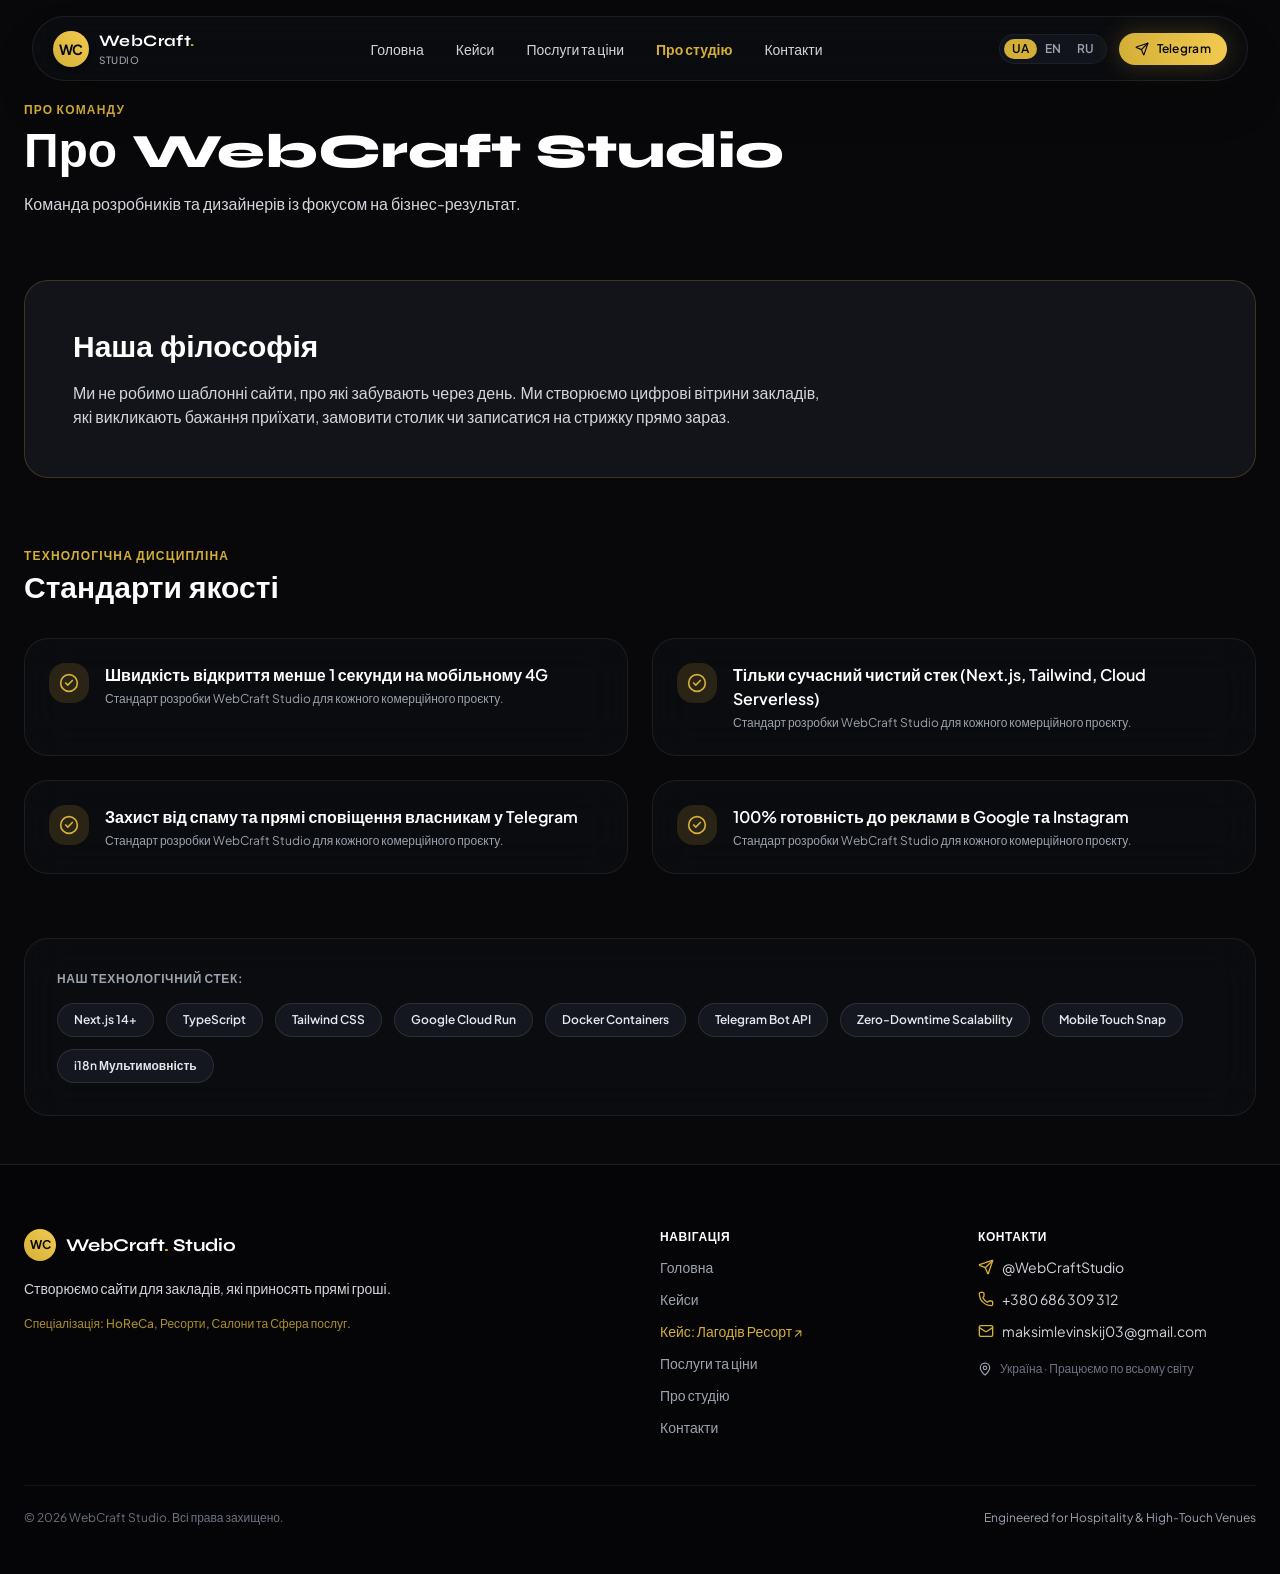
<file: about.html>
<!DOCTYPE html><html lang="uk"><head><meta charSet="utf-8"/><meta name="viewport" content="width=device-width, initial-scale=1, maximum-scale=5"/><link rel="stylesheet" href="/_next/static/css/c9e089760a073dc9.css" data-precedence="next"/><link rel="preload" as="script" fetchPriority="low" href="/_next/static/chunks/webpack-616e068a201ad621.js"/><script src="/_next/static/chunks/fd9d1056-450696502a099a01.js" async=""></script><script src="/_next/static/chunks/117-386599abd6561c18.js" async=""></script><script src="/_next/static/chunks/main-app-350aa65ad3a2db14.js" async=""></script><script src="/_next/static/chunks/219-7cf36a3cb1a6b842.js" async=""></script><script src="/_next/static/chunks/app/about/page-719f36ad0d19db1d.js" async=""></script><script src="/_next/static/chunks/810-78a544f3c4d2adeb.js" async=""></script><script src="/_next/static/chunks/app/layout-6fefa729b7c868f8.js" async=""></script><meta name="theme-color" content="#08080A"/><title>WebCraft Studio — Сайти для закладів, готелів та ресортів</title><meta name="description" content="Створюємо преміальні комерційні сайти для готелів, відпочинкових комплексів, барбершопів та ресторанів із прямим бронюванням без комісій посередників. Авторський кейс Озерний комплекс «Лагодів»."/><meta name="author" content="WebCraft Studio"/><meta name="keywords" content="WebCraft Studio,сайти для закладів,сайт для ресторану,сайт для готелю,Лагодів Ресорт,сайт для барбершопу,веб-студія Львів,створення сайтів"/><meta property="og:title" content="WebCraft Studio — Сайти для закладів та ресортів"/><meta property="og:description" content="Преміальні веб-рішення з високою конверсією для готелів, ресторанів та сфери послуг."/><meta property="og:site_name" content="WebCraft Studio"/><meta property="og:locale" content="uk_UA"/><meta property="og:type" content="website"/><meta name="twitter:card" content="summary"/><meta name="twitter:title" content="WebCraft Studio — Сайти для закладів та ресортів"/><meta name="twitter:description" content="Преміальні веб-рішення з високою конверсією для готелів, ресторанів та сфери послуг."/><script src="/_next/static/chunks/polyfills-42372ed130431b0a.js" noModule=""></script></head><body class="antialiased bg-obsidian text-white selection:bg-gold selection:text-obsidian"><header class="fixed top-0 left-0 right-0 z-50 px-4 sm:px-8 pt-4 pb-2 transition-all"><div class="max-w-7xl mx-auto flex items-center justify-between px-5 py-3 rounded-full glass-panel shadow-2xl"><a class="flex items-center gap-2.5 group" href="/"><div class="w-9 h-9 rounded-full bg-gradient-to-tr from-gold to-gold-light flex items-center justify-center text-obsidian font-bold text-sm tracking-tighter shadow-md group-hover:scale-105 transition-transform">WC</div><div class="flex flex-col"><span class="font-syne font-bold text-base tracking-wide text-white group-hover:text-gold transition-colors">WebCraft<span class="text-gold">.</span></span><span class="text-[10px] text-gray-400 tracking-wider uppercase font-medium hidden sm:inline">Studio</span></div></a><nav class="hidden md:flex items-center gap-6 lg:gap-8"><a class="text-sm font-medium transition-colors hover:text-gold text-gray-300" href="/">Головна</a><a class="text-sm font-medium transition-colors hover:text-gold text-gray-300" href="/cases">Кейси</a><a class="text-sm font-medium transition-colors hover:text-gold text-gray-300" href="/services">Послуги та ціни</a><a class="text-sm font-medium transition-colors hover:text-gold text-gold font-semibold" href="/about">Про студію</a><a class="text-sm font-medium transition-colors hover:text-gold text-gray-300" href="/contacts">Контакти</a></nav><div class="flex items-center gap-3"><div class="flex items-center bg-surface-2/80 rounded-full p-1 border border-white/5 text-xs"><button class="px-2 py-0.5 rounded-full uppercase transition-all font-semibold bg-gold text-obsidian shadow-sm">ua</button><button class="px-2 py-0.5 rounded-full uppercase transition-all font-semibold text-gray-400 hover:text-white">en</button><button class="px-2 py-0.5 rounded-full uppercase transition-all font-semibold text-gray-400 hover:text-white">ru</button></div><a href="https://t.me/WebCraftStudio" target="_blank" rel="noopener noreferrer" class="hidden sm:inline-flex items-center gap-2 px-4 py-2 rounded-full bg-gradient-to-r from-gold to-gold-light text-obsidian font-semibold text-xs tracking-wide shadow-lg hover:brightness-110 transition-all hover:scale-[1.02] gold-glow"><svg xmlns="http://www.w3.org/2000/svg" width="24" height="24" viewBox="0 0 24 24" fill="none" stroke="currentColor" stroke-width="2" stroke-linecap="round" stroke-linejoin="round" class="lucide lucide-send w-3.5 h-3.5" aria-hidden="true"><path d="M14.536 21.686a.5.5 0 0 0 .937-.024l6.5-19a.496.496 0 0 0-.635-.635l-19 6.5a.5.5 0 0 0-.024.937l7.93 3.18a2 2 0 0 1 1.112 1.11z"></path><path d="m21.854 2.147-10.94 10.939"></path></svg><span>Telegram</span></a><button class="md:hidden p-2 text-gray-300 hover:text-white" aria-label="Toggle menu"><svg xmlns="http://www.w3.org/2000/svg" width="24" height="24" viewBox="0 0 24 24" fill="none" stroke="currentColor" stroke-width="2" stroke-linecap="round" stroke-linejoin="round" class="lucide lucide-menu w-6 h-6" aria-hidden="true"><path d="M4 5h16"></path><path d="M4 12h16"></path><path d="M4 19h16"></path></svg></button></div></div></header><main class="min-h-screen pt-24 pb-12"><div class="max-w-7xl mx-auto px-4 sm:px-6 flex flex-col gap-16"><div class="max-w-3xl"><span class="text-xs uppercase tracking-widest text-gold font-bold">Про команду</span><h1 class="font-syne font-extrabold text-3xl sm:text-5xl text-white mt-2">Про WebCraft Studio</h1><p class="text-sm sm:text-base text-gray-300 mt-4 leading-relaxed">Команда розробників та дизайнерів із фокусом на бізнес-результат.</p></div><div class="glass-panel-elevated p-8 sm:p-12 rounded-3xl border border-gold/30"><h2 class="font-syne font-bold text-2xl sm:text-3xl text-white">Наша філософія</h2><p class="text-sm sm:text-base text-gray-300 mt-4 leading-relaxed max-w-3xl">Ми не робимо шаблонні сайти, про які забувають через день. Ми створюємо цифрові вітрини закладів, які викликають бажання приїхати, замовити столик чи записатися на стрижку прямо зараз.</p></div><div class="flex flex-col gap-8"><div><span class="text-xs uppercase tracking-widest text-gold font-bold">Технологічна дисципліна</span><h2 class="font-syne font-bold text-2xl sm:text-3xl text-white mt-1">Стандарти якості</h2></div><div class="grid grid-cols-1 sm:grid-cols-2 gap-6"><div class="glass-panel p-6 rounded-3xl border border-white/10 flex items-start gap-4 hover:border-gold/40 transition-colors"><div class="p-2.5 rounded-2xl bg-gold/15 text-gold shrink-0"><svg xmlns="http://www.w3.org/2000/svg" width="24" height="24" viewBox="0 0 24 24" fill="none" stroke="currentColor" stroke-width="2" stroke-linecap="round" stroke-linejoin="round" class="lucide lucide-circle-check lucide-check-circle-2 w-5 h-5" aria-hidden="true"><circle cx="12" cy="12" r="10"></circle><path d="m16 9-5.5 5.5L8 12"></path></svg></div><div><h4 class="text-sm sm:text-base font-semibold text-white">Швидкість відкриття менше 1 секунди на мобільному 4G</h4><p class="text-xs text-gray-400 mt-1">Стандарт розробки WebCraft Studio для кожного комерційного проєкту.</p></div></div><div class="glass-panel p-6 rounded-3xl border border-white/10 flex items-start gap-4 hover:border-gold/40 transition-colors"><div class="p-2.5 rounded-2xl bg-gold/15 text-gold shrink-0"><svg xmlns="http://www.w3.org/2000/svg" width="24" height="24" viewBox="0 0 24 24" fill="none" stroke="currentColor" stroke-width="2" stroke-linecap="round" stroke-linejoin="round" class="lucide lucide-circle-check lucide-check-circle-2 w-5 h-5" aria-hidden="true"><circle cx="12" cy="12" r="10"></circle><path d="m16 9-5.5 5.5L8 12"></path></svg></div><div><h4 class="text-sm sm:text-base font-semibold text-white">Тільки сучасний чистий стек (Next.js, Tailwind, Cloud Serverless)</h4><p class="text-xs text-gray-400 mt-1">Стандарт розробки WebCraft Studio для кожного комерційного проєкту.</p></div></div><div class="glass-panel p-6 rounded-3xl border border-white/10 flex items-start gap-4 hover:border-gold/40 transition-colors"><div class="p-2.5 rounded-2xl bg-gold/15 text-gold shrink-0"><svg xmlns="http://www.w3.org/2000/svg" width="24" height="24" viewBox="0 0 24 24" fill="none" stroke="currentColor" stroke-width="2" stroke-linecap="round" stroke-linejoin="round" class="lucide lucide-circle-check lucide-check-circle-2 w-5 h-5" aria-hidden="true"><circle cx="12" cy="12" r="10"></circle><path d="m16 9-5.5 5.5L8 12"></path></svg></div><div><h4 class="text-sm sm:text-base font-semibold text-white">Захист від спаму та прямі сповіщення власникам у Telegram</h4><p class="text-xs text-gray-400 mt-1">Стандарт розробки WebCraft Studio для кожного комерційного проєкту.</p></div></div><div class="glass-panel p-6 rounded-3xl border border-white/10 flex items-start gap-4 hover:border-gold/40 transition-colors"><div class="p-2.5 rounded-2xl bg-gold/15 text-gold shrink-0"><svg xmlns="http://www.w3.org/2000/svg" width="24" height="24" viewBox="0 0 24 24" fill="none" stroke="currentColor" stroke-width="2" stroke-linecap="round" stroke-linejoin="round" class="lucide lucide-circle-check lucide-check-circle-2 w-5 h-5" aria-hidden="true"><circle cx="12" cy="12" r="10"></circle><path d="m16 9-5.5 5.5L8 12"></path></svg></div><div><h4 class="text-sm sm:text-base font-semibold text-white">100% готовність до реклами в Google та Instagram</h4><p class="text-xs text-gray-400 mt-1">Стандарт розробки WebCraft Studio для кожного комерційного проєкту.</p></div></div></div></div><div class="glass-panel p-8 rounded-3xl border border-white/10"><span class="text-xs uppercase tracking-wider text-gray-400 font-bold block mb-4">Наш технологічний стек:</span><div class="flex flex-wrap gap-3"><span class="px-4 py-2 rounded-full bg-surface-2 text-gray-200 border border-white/10 text-xs font-semibold">Next.js 14+</span><span class="px-4 py-2 rounded-full bg-surface-2 text-gray-200 border border-white/10 text-xs font-semibold">TypeScript</span><span class="px-4 py-2 rounded-full bg-surface-2 text-gray-200 border border-white/10 text-xs font-semibold">Tailwind CSS</span><span class="px-4 py-2 rounded-full bg-surface-2 text-gray-200 border border-white/10 text-xs font-semibold">Google Cloud Run</span><span class="px-4 py-2 rounded-full bg-surface-2 text-gray-200 border border-white/10 text-xs font-semibold">Docker Containers</span><span class="px-4 py-2 rounded-full bg-surface-2 text-gray-200 border border-white/10 text-xs font-semibold">Telegram Bot API</span><span class="px-4 py-2 rounded-full bg-surface-2 text-gray-200 border border-white/10 text-xs font-semibold">Zero-Downtime Scalability</span><span class="px-4 py-2 rounded-full bg-surface-2 text-gray-200 border border-white/10 text-xs font-semibold">Mobile Touch Snap</span><span class="px-4 py-2 rounded-full bg-surface-2 text-gray-200 border border-white/10 text-xs font-semibold">i18n Мультимовність</span></div></div></div></main><div class="fixed bottom-0 left-0 right-0 z-50 p-3 md:hidden pointer-events-none"><div class="max-w-md mx-auto glass-panel-elevated rounded-2xl p-2 flex items-center gap-2 pointer-events-auto border border-gold/30 shadow-[0_10px_30px_rgba(0,0,0,0.8)]"><a href="https://t.me/WebCraftStudio" target="_blank" rel="noopener noreferrer" class="flex-1 flex items-center justify-center gap-2 py-3 px-4 rounded-xl bg-gradient-to-r from-gold to-gold-light text-obsidian font-bold text-xs tracking-wide shadow-md active:scale-95 transition-transform"><svg xmlns="http://www.w3.org/2000/svg" width="24" height="24" viewBox="0 0 24 24" fill="none" stroke="currentColor" stroke-width="2" stroke-linecap="round" stroke-linejoin="round" class="lucide lucide-send w-4 h-4" aria-hidden="true"><path d="M14.536 21.686a.5.5 0 0 0 .937-.024l6.5-19a.496.496 0 0 0-.635-.635l-19 6.5a.5.5 0 0 0-.024.937l7.93 3.18a2 2 0 0 1 1.112 1.11z"></path><path d="m21.854 2.147-10.94 10.939"></path></svg><span>Telegram</span></a><a href="tel:+380686309312" class="flex items-center justify-center gap-2 py-3 px-4 rounded-xl bg-surface-2 text-white font-semibold text-xs border border-white/10 active:scale-95 transition-transform hover:border-gold/40"><svg xmlns="http://www.w3.org/2000/svg" width="24" height="24" viewBox="0 0 24 24" fill="none" stroke="currentColor" stroke-width="2" stroke-linecap="round" stroke-linejoin="round" class="lucide lucide-phone-call w-4 h-4 text-gold" aria-hidden="true"><path d="M13 2a9 9 0 0 1 9 9"></path><path d="M13 6a5 5 0 0 1 5 5"></path><path d="M13.832 16.568a1 1 0 0 0 1.213-.303l.355-.465A2 2 0 0 1 17 15h3a2 2 0 0 1 2 2v3a2 2 0 0 1-2 2A18 18 0 0 1 2 4a2 2 0 0 1 2-2h3a2 2 0 0 1 2 2v3a2 2 0 0 1-.8 1.6l-.468.351a1 1 0 0 0-.292 1.233 14 14 0 0 0 6.392 6.384"></path></svg><span>Подзвонити</span></a></div></div><footer class="border-t border-white/10 bg-obsidian-dark text-gray-400 pt-16 pb-24 md:pb-12 px-6"><div class="max-w-7xl mx-auto grid grid-cols-1 md:grid-cols-4 gap-10"><div class="md:col-span-2 flex flex-col gap-4"><a class="flex items-center gap-2.5" href="/"><div class="w-8 h-8 rounded-full bg-gradient-to-tr from-gold to-gold-light flex items-center justify-center text-obsidian font-bold text-xs">WC</div><span class="font-syne font-bold text-lg text-white">WebCraft<span class="text-gold">.</span> Studio</span></a><p class="text-sm text-gray-300 max-w-md leading-relaxed">Створюємо сайти для закладів, які приносять прямі гроші.</p><p class="text-xs text-gold/80 font-medium">Спеціалізація: HoReCa, Ресорти, Салони та Сфера послуг.</p></div><div class="flex flex-col gap-3"><span class="text-xs uppercase tracking-wider text-white font-bold">Навігація</span><a class="text-sm hover:text-gold transition-colors" href="/">Головна</a><a class="text-sm hover:text-gold transition-colors" href="/cases">Кейси</a><a class="text-sm text-gold hover:underline" href="/cases/lagodiv">Кейс: Лагодів Ресорт ↗</a><a class="text-sm hover:text-gold transition-colors" href="/services">Послуги та ціни</a><a class="text-sm hover:text-gold transition-colors" href="/about">Про студію</a><a class="text-sm hover:text-gold transition-colors" href="/contacts">Контакти</a></div><div class="flex flex-col gap-3"><span class="text-xs uppercase tracking-wider text-white font-bold">Контакти</span><a href="https://t.me/WebCraftStudio" target="_blank" rel="noopener noreferrer" class="flex items-center gap-2 text-sm text-gray-300 hover:text-gold transition-colors"><svg xmlns="http://www.w3.org/2000/svg" width="24" height="24" viewBox="0 0 24 24" fill="none" stroke="currentColor" stroke-width="2" stroke-linecap="round" stroke-linejoin="round" class="lucide lucide-send w-4 h-4 text-gold" aria-hidden="true"><path d="M14.536 21.686a.5.5 0 0 0 .937-.024l6.5-19a.496.496 0 0 0-.635-.635l-19 6.5a.5.5 0 0 0-.024.937l7.93 3.18a2 2 0 0 1 1.112 1.11z"></path><path d="m21.854 2.147-10.94 10.939"></path></svg><span>@WebCraftStudio</span></a><a href="tel:+380686309312" class="flex items-center gap-2 text-sm text-gray-300 hover:text-gold transition-colors"><svg xmlns="http://www.w3.org/2000/svg" width="24" height="24" viewBox="0 0 24 24" fill="none" stroke="currentColor" stroke-width="2" stroke-linecap="round" stroke-linejoin="round" class="lucide lucide-phone w-4 h-4 text-gold" aria-hidden="true"><path d="M13.832 16.568a1 1 0 0 0 1.213-.303l.355-.465A2 2 0 0 1 17 15h3a2 2 0 0 1 2 2v3a2 2 0 0 1-2 2A18 18 0 0 1 2 4a2 2 0 0 1 2-2h3a2 2 0 0 1 2 2v3a2 2 0 0 1-.8 1.6l-.468.351a1 1 0 0 0-.292 1.233 14 14 0 0 0 6.392 6.384"></path></svg><span>+380 686 309 312</span></a><a href="mailto:maksimlevinskij03@gmail.com" class="flex items-center gap-2 text-sm text-gray-300 hover:text-gold transition-colors"><svg xmlns="http://www.w3.org/2000/svg" width="24" height="24" viewBox="0 0 24 24" fill="none" stroke="currentColor" stroke-width="2" stroke-linecap="round" stroke-linejoin="round" class="lucide lucide-mail w-4 h-4 text-gold" aria-hidden="true"><path d="m22 7-8.991 5.727a2 2 0 0 1-2.009 0L2 7"></path><rect x="2" y="4" width="20" height="16" rx="2"></rect></svg><span>maksimlevinskij03@gmail.com</span></a><div class="flex items-center gap-2 text-xs text-gray-500 mt-2"><svg xmlns="http://www.w3.org/2000/svg" width="24" height="24" viewBox="0 0 24 24" fill="none" stroke="currentColor" stroke-width="2" stroke-linecap="round" stroke-linejoin="round" class="lucide lucide-map-pin w-3.5 h-3.5 text-gray-400" aria-hidden="true"><path d="M20 10c0 4.993-5.539 10.193-7.399 11.799a1 1 0 0 1-1.202 0C9.539 20.193 4 14.993 4 10a8 8 0 0 1 16 0"></path><circle cx="12" cy="10" r="3"></circle></svg><span>Україна · Працюємо по всьому світу</span></div></div></div><div class="max-w-7xl mx-auto border-t border-white/5 mt-12 pt-6 flex flex-col sm:flex-row items-center justify-between text-xs text-gray-500 gap-3"><span>© <!-- -->2026<!-- --> WebCraft Studio. <!-- -->Всі права захищено.</span><span class="text-gray-400">Engineered for Hospitality &amp; High-Touch Venues</span></div></footer><script src="/_next/static/chunks/webpack-616e068a201ad621.js" async=""></script><script>(self.__next_f=self.__next_f||[]).push([0]);self.__next_f.push([2,null])</script><script>self.__next_f.push([1,"1:HL[\"/_next/static/css/c9e089760a073dc9.css\",\"style\"]\n"])</script><script>self.__next_f.push([1,"2:I[2846,[],\"\"]\n4:I[9107,[],\"ClientPageRoot\"]\n5:I[3205,[\"219\",\"static/chunks/219-7cf36a3cb1a6b842.js\",\"301\",\"static/chunks/app/about/page-719f36ad0d19db1d.js\"],\"default\",1]\n6:I[4707,[],\"\"]\n7:I[6423,[],\"\"]\n8:I[3219,[\"810\",\"static/chunks/810-78a544f3c4d2adeb.js\",\"219\",\"static/chunks/219-7cf36a3cb1a6b842.js\",\"185\",\"static/chunks/app/layout-6fefa729b7c868f8.js\"],\"LanguageProvider\"]\n9:I[3510,[\"810\",\"static/chunks/810-78a544f3c4d2adeb.js\",\"219\",\"static/chunks/219-7cf36a3cb1a6b842.js\",\"185\",\"static/chunks/app/layout-6fefa729b7c868f8.js\"],\"Navbar\"]\na:I[9829,[\"810\",\"static/chunks/810-78a544f3c4d2adeb.js\",\"219\",\"static/chunks/219-7cf36a3cb1a6b842.js\",\"185\",\"static/chunks/app/layout-6fefa729b7c868f8.js\"],\"ConciergeDock\"]\nb:I[8063,[\"810\",\"static/chunks/810-78a544f3c4d2adeb.js\",\"219\",\"static/chunks/219-7cf36a3cb1a6b842.js\",\"185\",\"static/chunks/app/layout-6fefa729b7c868f8.js\"],\"Footer\"]\nd:I[1060,[],\"\"]\ne:[]\n"])</script><script>self.__next_f.push([1,"0:[\"$\",\"$L2\",null,{\"buildId\":\"ofQTqP8ZZ-AyzOG1fpEt8\",\"assetPrefix\":\"\",\"urlParts\":[\"\",\"about\"],\"initialTree\":[\"\",{\"children\":[\"about\",{\"children\":[\"__PAGE__\",{}]}]},\"$undefined\",\"$undefined\",true],\"initialSeedData\":[\"\",{\"children\":[\"about\",{\"children\":[\"__PAGE__\",{},[[\"$L3\",[\"$\",\"$L4\",null,{\"props\":{\"params\":{},\"searchParams\":{}},\"Component\":\"$5\"}],null],null],null]},[null,[\"$\",\"$L6\",null,{\"parallelRouterKey\":\"children\",\"segmentPath\":[\"children\",\"about\",\"children\"],\"error\":\"$undefined\",\"errorStyles\":\"$undefined\",\"errorScripts\":\"$undefined\",\"template\":[\"$\",\"$L7\",null,{}],\"templateStyles\":\"$undefined\",\"templateScripts\":\"$undefined\",\"notFound\":\"$undefined\",\"notFoundStyles\":\"$undefined\"}]],null]},[[[[\"$\",\"link\",\"0\",{\"rel\":\"stylesheet\",\"href\":\"/_next/static/css/c9e089760a073dc9.css\",\"precedence\":\"next\",\"crossOrigin\":\"$undefined\"}]],[\"$\",\"html\",null,{\"lang\":\"uk\",\"children\":[\"$\",\"body\",null,{\"className\":\"antialiased bg-obsidian text-white selection:bg-gold selection:text-obsidian\",\"children\":[\"$\",\"$L8\",null,{\"children\":[[\"$\",\"$L9\",null,{}],[\"$\",\"main\",null,{\"className\":\"min-h-screen pt-24 pb-12\",\"children\":[\"$\",\"$L6\",null,{\"parallelRouterKey\":\"children\",\"segmentPath\":[\"children\"],\"error\":\"$undefined\",\"errorStyles\":\"$undefined\",\"errorScripts\":\"$undefined\",\"template\":[\"$\",\"$L7\",null,{}],\"templateStyles\":\"$undefined\",\"templateScripts\":\"$undefined\",\"notFound\":[[\"$\",\"title\",null,{\"children\":\"404: This page could not be found.\"}],[\"$\",\"div\",null,{\"style\":{\"fontFamily\":\"system-ui,\\\"Segoe UI\\\",Roboto,Helvetica,Arial,sans-serif,\\\"Apple Color Emoji\\\",\\\"Segoe UI Emoji\\\"\",\"height\":\"100vh\",\"textAlign\":\"center\",\"display\":\"flex\",\"flexDirection\":\"column\",\"alignItems\":\"center\",\"justifyContent\":\"center\"},\"children\":[\"$\",\"div\",null,{\"children\":[[\"$\",\"style\",null,{\"dangerouslySetInnerHTML\":{\"__html\":\"body{color:#000;background:#fff;margin:0}.next-error-h1{border-right:1px solid rgba(0,0,0,.3)}@media (prefers-color-scheme:dark){body{color:#fff;background:#000}.next-error-h1{border-right:1px solid rgba(255,255,255,.3)}}\"}}],[\"$\",\"h1\",null,{\"className\":\"next-error-h1\",\"style\":{\"display\":\"inline-block\",\"margin\":\"0 20px 0 0\",\"padding\":\"0 23px 0 0\",\"fontSize\":24,\"fontWeight\":500,\"verticalAlign\":\"top\",\"lineHeight\":\"49px\"},\"children\":\"404\"}],[\"$\",\"div\",null,{\"style\":{\"display\":\"inline-block\"},\"children\":[\"$\",\"h2\",null,{\"style\":{\"fontSize\":14,\"fontWeight\":400,\"lineHeight\":\"49px\",\"margin\":0},\"children\":\"This page could not be found.\"}]}]]}]}]],\"notFoundStyles\":[]}]}],[\"$\",\"$La\",null,{}],[\"$\",\"$Lb\",null,{}]]}]}]}]],null],null],\"couldBeIntercepted\":false,\"initialHead\":[null,\"$Lc\"],\"globalErrorComponent\":\"$d\",\"missingSlots\":\"$We\"}]\n"])</script><script>self.__next_f.push([1,"c:[[\"$\",\"meta\",\"0\",{\"name\":\"viewport\",\"content\":\"width=device-width, initial-scale=1, maximum-scale=5\"}],[\"$\",\"meta\",\"1\",{\"name\":\"theme-color\",\"content\":\"#08080A\"}],[\"$\",\"meta\",\"2\",{\"charSet\":\"utf-8\"}],[\"$\",\"title\",\"3\",{\"children\":\"WebCraft Studio — Сайти для закладів, готелів та ресортів\"}],[\"$\",\"meta\",\"4\",{\"name\":\"description\",\"content\":\"Створюємо преміальні комерційні сайти для готелів, відпочинкових комплексів, барбершопів та ресторанів із прямим бронюванням без комісій посередників. Авторський кейс Озерний комплекс «Лагодів».\"}],[\"$\",\"meta\",\"5\",{\"name\":\"author\",\"content\":\"WebCraft Studio\"}],[\"$\",\"meta\",\"6\",{\"name\":\"keywords\",\"content\":\"WebCraft Studio,сайти для закладів,сайт для ресторану,сайт для готелю,Лагодів Ресорт,сайт для барбершопу,веб-студія Львів,створення сайтів\"}],[\"$\",\"meta\",\"7\",{\"property\":\"og:title\",\"content\":\"WebCraft Studio — Сайти для закладів та ресортів\"}],[\"$\",\"meta\",\"8\",{\"property\":\"og:description\",\"content\":\"Преміальні веб-рішення з високою конверсією для готелів, ресторанів та сфери послуг.\"}],[\"$\",\"meta\",\"9\",{\"property\":\"og:site_name\",\"content\":\"WebCraft Studio\"}],[\"$\",\"meta\",\"10\",{\"property\":\"og:locale\",\"content\":\"uk_UA\"}],[\"$\",\"meta\",\"11\",{\"property\":\"og:type\",\"content\":\"website\"}],[\"$\",\"meta\",\"12\",{\"name\":\"twitter:card\",\"content\":\"summary\"}],[\"$\",\"meta\",\"13\",{\"name\":\"twitter:title\",\"content\":\"WebCraft Studio — Сайти для закладів та ресортів\"}],[\"$\",\"meta\",\"14\",{\"name\":\"twitter:description\",\"content\":\"Преміальні веб-рішення з високою конверсією для готелів, ресторанів та сфери послуг.\"}]]\n"])</script><script>self.__next_f.push([1,"3:null\n"])</script></body></html>
</file>
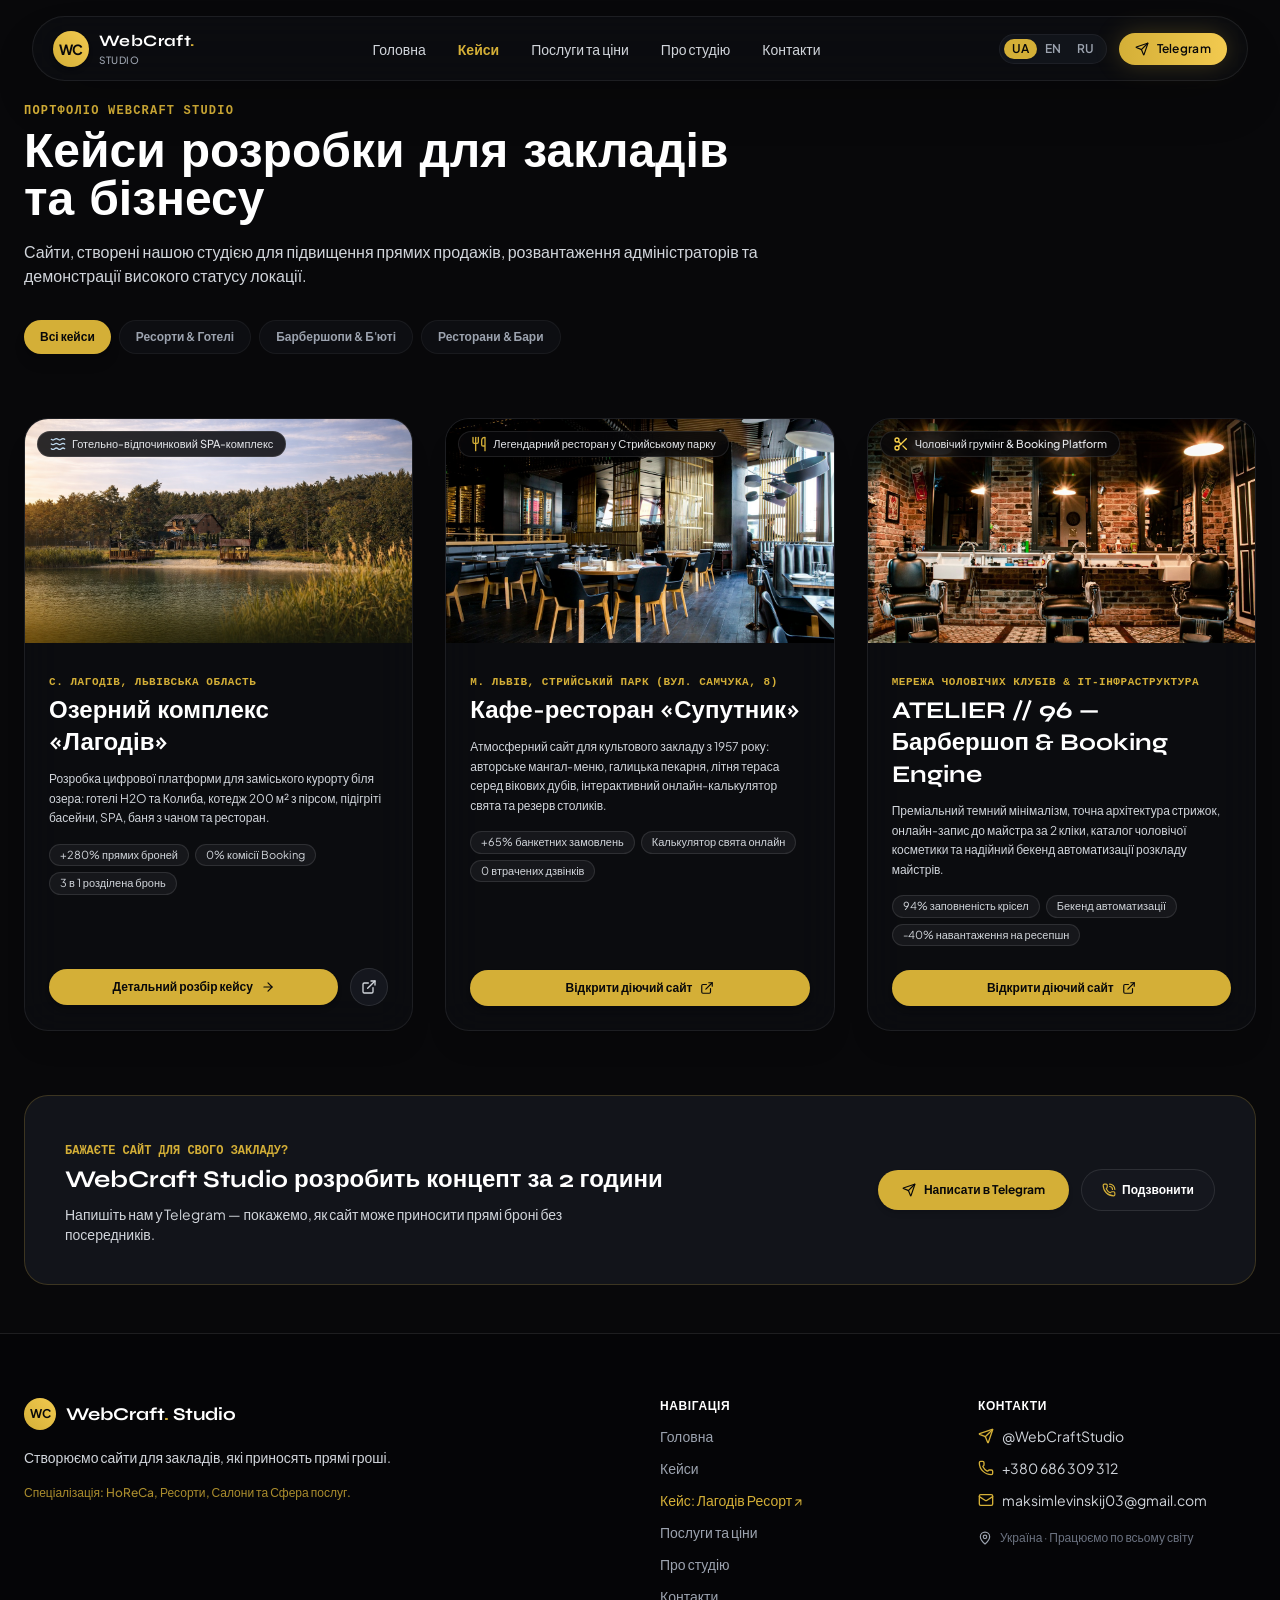
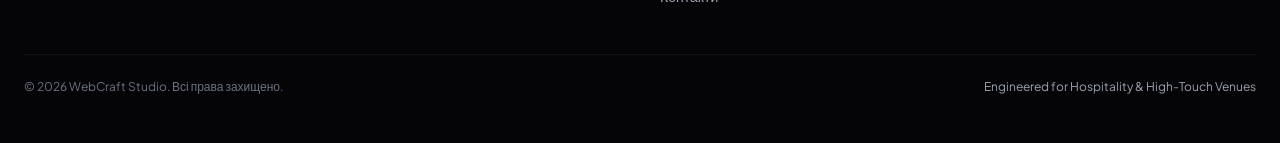
<file: cases.html>
<!DOCTYPE html><html lang="uk"><head><meta charSet="utf-8"/><meta name="viewport" content="width=device-width, initial-scale=1, maximum-scale=5"/><link rel="stylesheet" href="/_next/static/css/c9e089760a073dc9.css" data-precedence="next"/><link rel="preload" as="script" fetchPriority="low" href="/_next/static/chunks/webpack-616e068a201ad621.js"/><script src="/_next/static/chunks/fd9d1056-450696502a099a01.js" async=""></script><script src="/_next/static/chunks/117-386599abd6561c18.js" async=""></script><script src="/_next/static/chunks/main-app-350aa65ad3a2db14.js" async=""></script><script src="/_next/static/chunks/810-78a544f3c4d2adeb.js" async=""></script><script src="/_next/static/chunks/387-c9989473ed3f0b67.js" async=""></script><script src="/_next/static/chunks/219-7cf36a3cb1a6b842.js" async=""></script><script src="/_next/static/chunks/app/cases/page-e7dce60e442c9290.js" async=""></script><script src="/_next/static/chunks/app/layout-6fefa729b7c868f8.js" async=""></script><meta name="theme-color" content="#08080A"/><title>WebCraft Studio — Сайти для закладів, готелів та ресортів</title><meta name="description" content="Створюємо преміальні комерційні сайти для готелів, відпочинкових комплексів, барбершопів та ресторанів із прямим бронюванням без комісій посередників. Авторський кейс Озерний комплекс «Лагодів»."/><meta name="author" content="WebCraft Studio"/><meta name="keywords" content="WebCraft Studio,сайти для закладів,сайт для ресторану,сайт для готелю,Лагодів Ресорт,сайт для барбершопу,веб-студія Львів,створення сайтів"/><meta property="og:title" content="WebCraft Studio — Сайти для закладів та ресортів"/><meta property="og:description" content="Преміальні веб-рішення з високою конверсією для готелів, ресторанів та сфери послуг."/><meta property="og:site_name" content="WebCraft Studio"/><meta property="og:locale" content="uk_UA"/><meta property="og:type" content="website"/><meta name="twitter:card" content="summary"/><meta name="twitter:title" content="WebCraft Studio — Сайти для закладів та ресортів"/><meta name="twitter:description" content="Преміальні веб-рішення з високою конверсією для готелів, ресторанів та сфери послуг."/><script src="/_next/static/chunks/polyfills-42372ed130431b0a.js" noModule=""></script></head><body class="antialiased bg-obsidian text-white selection:bg-gold selection:text-obsidian"><header class="fixed top-0 left-0 right-0 z-50 px-4 sm:px-8 pt-4 pb-2 transition-all"><div class="max-w-7xl mx-auto flex items-center justify-between px-5 py-3 rounded-full glass-panel shadow-2xl"><a class="flex items-center gap-2.5 group" href="/"><div class="w-9 h-9 rounded-full bg-gradient-to-tr from-gold to-gold-light flex items-center justify-center text-obsidian font-bold text-sm tracking-tighter shadow-md group-hover:scale-105 transition-transform">WC</div><div class="flex flex-col"><span class="font-syne font-bold text-base tracking-wide text-white group-hover:text-gold transition-colors">WebCraft<span class="text-gold">.</span></span><span class="text-[10px] text-gray-400 tracking-wider uppercase font-medium hidden sm:inline">Studio</span></div></a><nav class="hidden md:flex items-center gap-6 lg:gap-8"><a class="text-sm font-medium transition-colors hover:text-gold text-gray-300" href="/">Головна</a><a class="text-sm font-medium transition-colors hover:text-gold text-gold font-semibold" href="/cases">Кейси</a><a class="text-sm font-medium transition-colors hover:text-gold text-gray-300" href="/services">Послуги та ціни</a><a class="text-sm font-medium transition-colors hover:text-gold text-gray-300" href="/about">Про студію</a><a class="text-sm font-medium transition-colors hover:text-gold text-gray-300" href="/contacts">Контакти</a></nav><div class="flex items-center gap-3"><div class="flex items-center bg-surface-2/80 rounded-full p-1 border border-white/5 text-xs"><button class="px-2 py-0.5 rounded-full uppercase transition-all font-semibold bg-gold text-obsidian shadow-sm">ua</button><button class="px-2 py-0.5 rounded-full uppercase transition-all font-semibold text-gray-400 hover:text-white">en</button><button class="px-2 py-0.5 rounded-full uppercase transition-all font-semibold text-gray-400 hover:text-white">ru</button></div><a href="https://t.me/WebCraftStudio" target="_blank" rel="noopener noreferrer" class="hidden sm:inline-flex items-center gap-2 px-4 py-2 rounded-full bg-gradient-to-r from-gold to-gold-light text-obsidian font-semibold text-xs tracking-wide shadow-lg hover:brightness-110 transition-all hover:scale-[1.02] gold-glow"><svg xmlns="http://www.w3.org/2000/svg" width="24" height="24" viewBox="0 0 24 24" fill="none" stroke="currentColor" stroke-width="2" stroke-linecap="round" stroke-linejoin="round" class="lucide lucide-send w-3.5 h-3.5" aria-hidden="true"><path d="M14.536 21.686a.5.5 0 0 0 .937-.024l6.5-19a.496.496 0 0 0-.635-.635l-19 6.5a.5.5 0 0 0-.024.937l7.93 3.18a2 2 0 0 1 1.112 1.11z"></path><path d="m21.854 2.147-10.94 10.939"></path></svg><span>Telegram</span></a><button class="md:hidden p-2 text-gray-300 hover:text-white" aria-label="Toggle menu"><svg xmlns="http://www.w3.org/2000/svg" width="24" height="24" viewBox="0 0 24 24" fill="none" stroke="currentColor" stroke-width="2" stroke-linecap="round" stroke-linejoin="round" class="lucide lucide-menu w-6 h-6" aria-hidden="true"><path d="M4 5h16"></path><path d="M4 12h16"></path><path d="M4 19h16"></path></svg></button></div></div></header><main class="min-h-screen pt-24 pb-12"><div class="max-w-7xl mx-auto px-4 sm:px-6 flex flex-col gap-12 sm:gap-16"><div class="max-w-3xl"><span class="text-xs uppercase tracking-widest text-gold font-mono font-bold">Портфоліо WebCraft Studio</span><h1 class="font-syne font-extrabold text-3xl sm:text-5xl text-white mt-2">Кейси розробки для закладів та бізнесу</h1><p class="text-sm sm:text-base text-gray-300 mt-4 leading-relaxed">Сайти, створені нашою студією для підвищення прямих продажів, розвантаження адміністраторів та демонстрації високого статусу локації.</p><div class="flex flex-wrap gap-2 mt-8"><button class="px-4 py-2 rounded-full text-xs font-semibold transition-all bg-gold text-obsidian shadow-lg">Всі кейси</button><button class="px-4 py-2 rounded-full text-xs font-semibold transition-all bg-surface-1 text-gray-400 border border-white/5 hover:border-gold/30 hover:text-white">Ресорти &amp; Готелі</button><button class="px-4 py-2 rounded-full text-xs font-semibold transition-all bg-surface-1 text-gray-400 border border-white/5 hover:border-gold/30 hover:text-white">Барбершопи &amp; Б&#x27;юті</button><button class="px-4 py-2 rounded-full text-xs font-semibold transition-all bg-surface-1 text-gray-400 border border-white/5 hover:border-gold/30 hover:text-white">Ресторани &amp; Бари</button></div></div><div class="grid grid-cols-1 md:grid-cols-2 lg:grid-cols-3 gap-8"><div class="glass-panel rounded-3xl overflow-hidden flex flex-col justify-between border hover:border-gold/50 transition-all group border-gold/30 shadow-xl"><div><div class="relative h-56 w-full overflow-hidden"><img alt="Озерний комплекс «Лагодів»" loading="lazy" decoding="async" data-nimg="fill" class="object-cover group-hover:scale-105 transition-transform duration-500" style="position:absolute;height:100%;width:100%;left:0;top:0;right:0;bottom:0;color:transparent" src="/images/lagodiv/landscape-01.png"/><div class="absolute top-3 left-3 px-3 py-1 rounded-full bg-obsidian/85 backdrop-blur-md flex items-center gap-1.5 border border-white/10 text-xs font-medium text-white"><svg xmlns="http://www.w3.org/2000/svg" width="24" height="24" viewBox="0 0 24 24" fill="none" stroke="currentColor" stroke-width="2" stroke-linecap="round" stroke-linejoin="round" class="lucide lucide-waves-horizontal lucide-waves w-4 h-4 text-lake-200" aria-hidden="true"><path d="M2 12q2.5 2 5 0t5 0 5 0 5 0"></path><path d="M2 19q2.5 2 5 0t5 0 5 0 5 0"></path><path d="M2 5q2.5 2 5 0t5 0 5 0 5 0"></path></svg><span class="text-[11px] text-gray-200">Готельно-відпочинковий SPA-комплекс</span></div></div><div class="p-6"><span class="text-[11px] text-gold font-bold uppercase tracking-wider font-mono">с. Лагодів, Львівська область</span><h3 class="font-syne font-bold text-xl sm:text-2xl text-white mt-1">Озерний комплекс «Лагодів»</h3><p class="text-xs text-gray-300 mt-2.5 leading-relaxed">Розробка цифрової платформи для заміського курорту біля озера: готелі H2O та Колиба, котедж 200 м² з пірсом, підігріті басейни, SPA, баня з чаном та ресторан.</p><div class="flex flex-wrap gap-1.5 mt-4"><span class="px-2.5 py-0.5 rounded-full bg-white/5 border border-white/10 text-gray-300 text-[11px]">+280% прямих броней</span><span class="px-2.5 py-0.5 rounded-full bg-white/5 border border-white/10 text-gray-300 text-[11px]">0% комісії Booking</span><span class="px-2.5 py-0.5 rounded-full bg-white/5 border border-white/10 text-gray-300 text-[11px]">3 в 1 розділена бронь</span></div></div></div><div class="p-6 pt-0 flex items-center justify-between gap-3"><a class="flex-1 inline-flex items-center justify-center gap-2 py-2.5 px-4 rounded-full bg-gold text-obsidian font-bold text-xs hover:brightness-110 transition-all shadow-md" href="/cases/lagodiv"><span>Детальний розбір кейсу</span><svg xmlns="http://www.w3.org/2000/svg" width="24" height="24" viewBox="0 0 24 24" fill="none" stroke="currentColor" stroke-width="2" stroke-linecap="round" stroke-linejoin="round" class="lucide lucide-arrow-right w-3.5 h-3.5" aria-hidden="true"><path d="M5 12h14"></path><path d="m12 5 7 7-7 7"></path></svg></a><a href="https://webcraftstudiosite01-rgb.github.io/lagodiv/" target="_blank" rel="noopener noreferrer" class="inline-flex items-center gap-1 p-2.5 rounded-full bg-surface-2 text-gray-300 hover:text-white border border-white/10 hover:border-gold/40 text-xs" title="Відкрити діючий сайт наживо"><svg xmlns="http://www.w3.org/2000/svg" width="24" height="24" viewBox="0 0 24 24" fill="none" stroke="currentColor" stroke-width="2" stroke-linecap="round" stroke-linejoin="round" class="lucide lucide-external-link w-4 h-4" aria-hidden="true"><path d="M15 3h6v6"></path><path d="M10 14 21 3"></path><path d="M18 13v6a2 2 0 0 1-2 2H5a2 2 0 0 1-2-2V8a2 2 0 0 1 2-2h6"></path></svg></a></div></div><div class="glass-panel rounded-3xl overflow-hidden flex flex-col justify-between border hover:border-gold/50 transition-all group border-gold/30 shadow-xl"><div><div class="relative h-56 w-full overflow-hidden"><img alt="Кафе-ресторан «Супутник»" loading="lazy" decoding="async" data-nimg="fill" class="object-cover group-hover:scale-105 transition-transform duration-500" style="position:absolute;height:100%;width:100%;left:0;top:0;right:0;bottom:0;color:transparent" src="/images/projects/suputnik.jpg"/><div class="absolute top-3 left-3 px-3 py-1 rounded-full bg-obsidian/85 backdrop-blur-md flex items-center gap-1.5 border border-white/10 text-xs font-medium text-white"><svg xmlns="http://www.w3.org/2000/svg" width="24" height="24" viewBox="0 0 24 24" fill="none" stroke="currentColor" stroke-width="2" stroke-linecap="round" stroke-linejoin="round" class="lucide lucide-utensils lucide-fork-knife w-4 h-4 text-gold" aria-hidden="true"><path d="M3 2v7c0 1.1.9 2 2 2h4a2 2 0 0 0 2-2V2"></path><path d="M7 2v20"></path><path d="M21 15V2a5 5 0 0 0-5 5v6c0 1.1.9 2 2 2h3Zm0 0v7"></path></svg><span class="text-[11px] text-gray-200">Легендарний ресторан у Стрийському парку</span></div></div><div class="p-6"><span class="text-[11px] text-gold font-bold uppercase tracking-wider font-mono">м. Львів, Стрийський парк (вул. Самчука, 8)</span><h3 class="font-syne font-bold text-xl sm:text-2xl text-white mt-1">Кафе-ресторан «Супутник»</h3><p class="text-xs text-gray-300 mt-2.5 leading-relaxed">Атмосферний сайт для культового закладу з 1957 року: авторське мангал-меню, галицька пекарня, літня тераса серед вікових дубів, інтерактивний онлайн-калькулятор свята та резерв столиків.</p><div class="flex flex-wrap gap-1.5 mt-4"><span class="px-2.5 py-0.5 rounded-full bg-white/5 border border-white/10 text-gray-300 text-[11px]">+65% банкетних замовлень</span><span class="px-2.5 py-0.5 rounded-full bg-white/5 border border-white/10 text-gray-300 text-[11px]">Калькулятор свята онлайн</span><span class="px-2.5 py-0.5 rounded-full bg-white/5 border border-white/10 text-gray-300 text-[11px]">0 втрачених дзвінків</span></div></div></div><div class="p-6 pt-0 flex items-center justify-between gap-3"><a href="https://webcraftstudiosite01-rgb.github.io/Suputnik/" target="_blank" rel="noopener noreferrer" class="flex-1 inline-flex items-center justify-center gap-2 py-2.5 px-4 rounded-full bg-gold text-obsidian font-bold text-xs hover:brightness-110 transition-all shadow-md"><span>Відкрити діючий сайт</span><svg xmlns="http://www.w3.org/2000/svg" width="24" height="24" viewBox="0 0 24 24" fill="none" stroke="currentColor" stroke-width="2" stroke-linecap="round" stroke-linejoin="round" class="lucide lucide-external-link w-3.5 h-3.5" aria-hidden="true"><path d="M15 3h6v6"></path><path d="M10 14 21 3"></path><path d="M18 13v6a2 2 0 0 1-2 2H5a2 2 0 0 1-2-2V8a2 2 0 0 1 2-2h6"></path></svg></a></div></div><div class="glass-panel rounded-3xl overflow-hidden flex flex-col justify-between border hover:border-gold/50 transition-all group border-gold/30 shadow-xl"><div><div class="relative h-56 w-full overflow-hidden"><img alt="ATELIER // 96 — Барбершоп &amp; Booking Engine" loading="lazy" decoding="async" data-nimg="fill" class="object-cover group-hover:scale-105 transition-transform duration-500" style="position:absolute;height:100%;width:100%;left:0;top:0;right:0;bottom:0;color:transparent" src="/images/projects/atelier96.jpg"/><div class="absolute top-3 left-3 px-3 py-1 rounded-full bg-obsidian/85 backdrop-blur-md flex items-center gap-1.5 border border-white/10 text-xs font-medium text-white"><svg xmlns="http://www.w3.org/2000/svg" width="24" height="24" viewBox="0 0 24 24" fill="none" stroke="currentColor" stroke-width="2" stroke-linecap="round" stroke-linejoin="round" class="lucide lucide-scissors w-4 h-4 text-amber-300" aria-hidden="true"><circle cx="6" cy="6" r="3"></circle><path d="M8.12 8.12 12 12"></path><path d="M20 4 8.12 15.88"></path><circle cx="6" cy="18" r="3"></circle><path d="M14.8 14.8 20 20"></path></svg><span class="text-[11px] text-gray-200">Чоловічий грумінг &amp; Booking Platform</span></div></div><div class="p-6"><span class="text-[11px] text-gold font-bold uppercase tracking-wider font-mono">Мережа чоловічих клубів &amp; IT-інфраструктура</span><h3 class="font-syne font-bold text-xl sm:text-2xl text-white mt-1">ATELIER // 96 — Барбершоп &amp; Booking Engine</h3><p class="text-xs text-gray-300 mt-2.5 leading-relaxed">Преміальний темний мінімалізм, точна архітектура стрижок, онлайн-запис до майстра за 2 кліки, каталог чоловічої косметики та надійний бекенд автоматизації розкладу майстрів.</p><div class="flex flex-wrap gap-1.5 mt-4"><span class="px-2.5 py-0.5 rounded-full bg-white/5 border border-white/10 text-gray-300 text-[11px]">94% заповненість крісел</span><span class="px-2.5 py-0.5 rounded-full bg-white/5 border border-white/10 text-gray-300 text-[11px]">Бекенд автоматизації</span><span class="px-2.5 py-0.5 rounded-full bg-white/5 border border-white/10 text-gray-300 text-[11px]">-40% навантаження на ресепшн</span></div></div></div><div class="p-6 pt-0 flex items-center justify-between gap-3"><a href="https://webcraftstudiosite01-rgb.github.io/barbershop/" target="_blank" rel="noopener noreferrer" class="flex-1 inline-flex items-center justify-center gap-2 py-2.5 px-4 rounded-full bg-gold text-obsidian font-bold text-xs hover:brightness-110 transition-all shadow-md"><span>Відкрити діючий сайт</span><svg xmlns="http://www.w3.org/2000/svg" width="24" height="24" viewBox="0 0 24 24" fill="none" stroke="currentColor" stroke-width="2" stroke-linecap="round" stroke-linejoin="round" class="lucide lucide-external-link w-3.5 h-3.5" aria-hidden="true"><path d="M15 3h6v6"></path><path d="M10 14 21 3"></path><path d="M18 13v6a2 2 0 0 1-2 2H5a2 2 0 0 1-2-2V8a2 2 0 0 1 2-2h6"></path></svg></a></div></div></div><div class="glass-panel-elevated p-8 sm:p-10 rounded-3xl border border-gold/30 flex flex-col sm:flex-row items-center justify-between gap-6"><div><span class="text-xs uppercase font-bold text-gold font-mono">Бажаєте сайт для свого закладу?</span><h3 class="font-syne font-bold text-xl sm:text-2xl text-white mt-1">WebCraft Studio розробить концепт за 2 години</h3><p class="text-xs sm:text-sm text-gray-300 mt-2 max-w-xl">Напишіть нам у Telegram — покажемо, як сайт може приносити прямі броні без посередників.</p></div><div class="flex items-center gap-3 shrink-0"><a href="https://t.me/WebCraftStudio" target="_blank" rel="noopener noreferrer" class="inline-flex items-center gap-2 px-6 py-3 rounded-full bg-gold text-obsidian font-bold text-xs shadow-md hover:brightness-110 transition-all"><svg xmlns="http://www.w3.org/2000/svg" width="24" height="24" viewBox="0 0 24 24" fill="none" stroke="currentColor" stroke-width="2" stroke-linecap="round" stroke-linejoin="round" class="lucide lucide-send w-3.5 h-3.5" aria-hidden="true"><path d="M14.536 21.686a.5.5 0 0 0 .937-.024l6.5-19a.496.496 0 0 0-.635-.635l-19 6.5a.5.5 0 0 0-.024.937l7.93 3.18a2 2 0 0 1 1.112 1.11z"></path><path d="m21.854 2.147-10.94 10.939"></path></svg><span>Написати в Telegram</span></a><a href="tel:+380686309312" class="inline-flex items-center gap-1.5 px-5 py-3 rounded-full bg-surface-2 text-white border border-white/10 hover:border-gold/40 text-xs font-semibold"><svg xmlns="http://www.w3.org/2000/svg" width="24" height="24" viewBox="0 0 24 24" fill="none" stroke="currentColor" stroke-width="2" stroke-linecap="round" stroke-linejoin="round" class="lucide lucide-phone-call w-3.5 h-3.5 text-gold" aria-hidden="true"><path d="M13 2a9 9 0 0 1 9 9"></path><path d="M13 6a5 5 0 0 1 5 5"></path><path d="M13.832 16.568a1 1 0 0 0 1.213-.303l.355-.465A2 2 0 0 1 17 15h3a2 2 0 0 1 2 2v3a2 2 0 0 1-2 2A18 18 0 0 1 2 4a2 2 0 0 1 2-2h3a2 2 0 0 1 2 2v3a2 2 0 0 1-.8 1.6l-.468.351a1 1 0 0 0-.292 1.233 14 14 0 0 0 6.392 6.384"></path></svg><span>Подзвонити</span></a></div></div></div></main><div class="fixed bottom-0 left-0 right-0 z-50 p-3 md:hidden pointer-events-none"><div class="max-w-md mx-auto glass-panel-elevated rounded-2xl p-2 flex items-center gap-2 pointer-events-auto border border-gold/30 shadow-[0_10px_30px_rgba(0,0,0,0.8)]"><a href="https://t.me/WebCraftStudio" target="_blank" rel="noopener noreferrer" class="flex-1 flex items-center justify-center gap-2 py-3 px-4 rounded-xl bg-gradient-to-r from-gold to-gold-light text-obsidian font-bold text-xs tracking-wide shadow-md active:scale-95 transition-transform"><svg xmlns="http://www.w3.org/2000/svg" width="24" height="24" viewBox="0 0 24 24" fill="none" stroke="currentColor" stroke-width="2" stroke-linecap="round" stroke-linejoin="round" class="lucide lucide-send w-4 h-4" aria-hidden="true"><path d="M14.536 21.686a.5.5 0 0 0 .937-.024l6.5-19a.496.496 0 0 0-.635-.635l-19 6.5a.5.5 0 0 0-.024.937l7.93 3.18a2 2 0 0 1 1.112 1.11z"></path><path d="m21.854 2.147-10.94 10.939"></path></svg><span>Telegram</span></a><a href="tel:+380686309312" class="flex items-center justify-center gap-2 py-3 px-4 rounded-xl bg-surface-2 text-white font-semibold text-xs border border-white/10 active:scale-95 transition-transform hover:border-gold/40"><svg xmlns="http://www.w3.org/2000/svg" width="24" height="24" viewBox="0 0 24 24" fill="none" stroke="currentColor" stroke-width="2" stroke-linecap="round" stroke-linejoin="round" class="lucide lucide-phone-call w-4 h-4 text-gold" aria-hidden="true"><path d="M13 2a9 9 0 0 1 9 9"></path><path d="M13 6a5 5 0 0 1 5 5"></path><path d="M13.832 16.568a1 1 0 0 0 1.213-.303l.355-.465A2 2 0 0 1 17 15h3a2 2 0 0 1 2 2v3a2 2 0 0 1-2 2A18 18 0 0 1 2 4a2 2 0 0 1 2-2h3a2 2 0 0 1 2 2v3a2 2 0 0 1-.8 1.6l-.468.351a1 1 0 0 0-.292 1.233 14 14 0 0 0 6.392 6.384"></path></svg><span>Подзвонити</span></a></div></div><footer class="border-t border-white/10 bg-obsidian-dark text-gray-400 pt-16 pb-24 md:pb-12 px-6"><div class="max-w-7xl mx-auto grid grid-cols-1 md:grid-cols-4 gap-10"><div class="md:col-span-2 flex flex-col gap-4"><a class="flex items-center gap-2.5" href="/"><div class="w-8 h-8 rounded-full bg-gradient-to-tr from-gold to-gold-light flex items-center justify-center text-obsidian font-bold text-xs">WC</div><span class="font-syne font-bold text-lg text-white">WebCraft<span class="text-gold">.</span> Studio</span></a><p class="text-sm text-gray-300 max-w-md leading-relaxed">Створюємо сайти для закладів, які приносять прямі гроші.</p><p class="text-xs text-gold/80 font-medium">Спеціалізація: HoReCa, Ресорти, Салони та Сфера послуг.</p></div><div class="flex flex-col gap-3"><span class="text-xs uppercase tracking-wider text-white font-bold">Навігація</span><a class="text-sm hover:text-gold transition-colors" href="/">Головна</a><a class="text-sm hover:text-gold transition-colors" href="/cases">Кейси</a><a class="text-sm text-gold hover:underline" href="/cases/lagodiv">Кейс: Лагодів Ресорт ↗</a><a class="text-sm hover:text-gold transition-colors" href="/services">Послуги та ціни</a><a class="text-sm hover:text-gold transition-colors" href="/about">Про студію</a><a class="text-sm hover:text-gold transition-colors" href="/contacts">Контакти</a></div><div class="flex flex-col gap-3"><span class="text-xs uppercase tracking-wider text-white font-bold">Контакти</span><a href="https://t.me/WebCraftStudio" target="_blank" rel="noopener noreferrer" class="flex items-center gap-2 text-sm text-gray-300 hover:text-gold transition-colors"><svg xmlns="http://www.w3.org/2000/svg" width="24" height="24" viewBox="0 0 24 24" fill="none" stroke="currentColor" stroke-width="2" stroke-linecap="round" stroke-linejoin="round" class="lucide lucide-send w-4 h-4 text-gold" aria-hidden="true"><path d="M14.536 21.686a.5.5 0 0 0 .937-.024l6.5-19a.496.496 0 0 0-.635-.635l-19 6.5a.5.5 0 0 0-.024.937l7.93 3.18a2 2 0 0 1 1.112 1.11z"></path><path d="m21.854 2.147-10.94 10.939"></path></svg><span>@WebCraftStudio</span></a><a href="tel:+380686309312" class="flex items-center gap-2 text-sm text-gray-300 hover:text-gold transition-colors"><svg xmlns="http://www.w3.org/2000/svg" width="24" height="24" viewBox="0 0 24 24" fill="none" stroke="currentColor" stroke-width="2" stroke-linecap="round" stroke-linejoin="round" class="lucide lucide-phone w-4 h-4 text-gold" aria-hidden="true"><path d="M13.832 16.568a1 1 0 0 0 1.213-.303l.355-.465A2 2 0 0 1 17 15h3a2 2 0 0 1 2 2v3a2 2 0 0 1-2 2A18 18 0 0 1 2 4a2 2 0 0 1 2-2h3a2 2 0 0 1 2 2v3a2 2 0 0 1-.8 1.6l-.468.351a1 1 0 0 0-.292 1.233 14 14 0 0 0 6.392 6.384"></path></svg><span>+380 686 309 312</span></a><a href="mailto:maksimlevinskij03@gmail.com" class="flex items-center gap-2 text-sm text-gray-300 hover:text-gold transition-colors"><svg xmlns="http://www.w3.org/2000/svg" width="24" height="24" viewBox="0 0 24 24" fill="none" stroke="currentColor" stroke-width="2" stroke-linecap="round" stroke-linejoin="round" class="lucide lucide-mail w-4 h-4 text-gold" aria-hidden="true"><path d="m22 7-8.991 5.727a2 2 0 0 1-2.009 0L2 7"></path><rect x="2" y="4" width="20" height="16" rx="2"></rect></svg><span>maksimlevinskij03@gmail.com</span></a><div class="flex items-center gap-2 text-xs text-gray-500 mt-2"><svg xmlns="http://www.w3.org/2000/svg" width="24" height="24" viewBox="0 0 24 24" fill="none" stroke="currentColor" stroke-width="2" stroke-linecap="round" stroke-linejoin="round" class="lucide lucide-map-pin w-3.5 h-3.5 text-gray-400" aria-hidden="true"><path d="M20 10c0 4.993-5.539 10.193-7.399 11.799a1 1 0 0 1-1.202 0C9.539 20.193 4 14.993 4 10a8 8 0 0 1 16 0"></path><circle cx="12" cy="10" r="3"></circle></svg><span>Україна · Працюємо по всьому світу</span></div></div></div><div class="max-w-7xl mx-auto border-t border-white/5 mt-12 pt-6 flex flex-col sm:flex-row items-center justify-between text-xs text-gray-500 gap-3"><span>© <!-- -->2026<!-- --> WebCraft Studio. <!-- -->Всі права захищено.</span><span class="text-gray-400">Engineered for Hospitality &amp; High-Touch Venues</span></div></footer><script src="/_next/static/chunks/webpack-616e068a201ad621.js" async=""></script><script>(self.__next_f=self.__next_f||[]).push([0]);self.__next_f.push([2,null])</script><script>self.__next_f.push([1,"1:HL[\"/_next/static/css/c9e089760a073dc9.css\",\"style\"]\n"])</script><script>self.__next_f.push([1,"2:I[2846,[],\"\"]\n4:I[9107,[],\"ClientPageRoot\"]\n5:I[8514,[\"810\",\"static/chunks/810-78a544f3c4d2adeb.js\",\"387\",\"static/chunks/387-c9989473ed3f0b67.js\",\"219\",\"static/chunks/219-7cf36a3cb1a6b842.js\",\"668\",\"static/chunks/app/cases/page-e7dce60e442c9290.js\"],\"default\",1]\n6:I[4707,[],\"\"]\n7:I[6423,[],\"\"]\n8:I[3219,[\"810\",\"static/chunks/810-78a544f3c4d2adeb.js\",\"219\",\"static/chunks/219-7cf36a3cb1a6b842.js\",\"185\",\"static/chunks/app/layout-6fefa729b7c868f8.js\"],\"LanguageProvider\"]\n9:I[3510,[\"810\",\"static/chunks/810-78a544f3c4d2adeb.js\",\"219\",\"static/chunks/219-7cf36a3cb1a6b842.js\",\"185\",\"static/chunks/app/layout-6fefa729b7c868f8.js\"],\"Navbar\"]\na:I[9829,[\"810\",\"static/chunks/810-78a544f3c4d2adeb.js\",\"219\",\"static/chunks/219-7cf36a3cb1a6b842.js\",\"185\",\"static/chunks/app/layout-6fefa729b7c868f8.js\"],\"ConciergeDock\"]\nb:I[8063,[\"810\",\"static/chunks/810-78a544f3c4d2adeb.js\",\"219\",\"static/chunks/219-7cf36a3cb1a6b842.js\",\"185\",\"static/chunks/app/layout-6fefa729b7c868f8.js\"],\"Footer\"]\nd:I[1060,[],\"\"]\ne:[]\n"])</script><script>self.__next_f.push([1,"0:[\"$\",\"$L2\",null,{\"buildId\":\"ofQTqP8ZZ-AyzOG1fpEt8\",\"assetPrefix\":\"\",\"urlParts\":[\"\",\"cases\"],\"initialTree\":[\"\",{\"children\":[\"cases\",{\"children\":[\"__PAGE__\",{}]}]},\"$undefined\",\"$undefined\",true],\"initialSeedData\":[\"\",{\"children\":[\"cases\",{\"children\":[\"__PAGE__\",{},[[\"$L3\",[\"$\",\"$L4\",null,{\"props\":{\"params\":{},\"searchParams\":{}},\"Component\":\"$5\"}],null],null],null]},[null,[\"$\",\"$L6\",null,{\"parallelRouterKey\":\"children\",\"segmentPath\":[\"children\",\"cases\",\"children\"],\"error\":\"$undefined\",\"errorStyles\":\"$undefined\",\"errorScripts\":\"$undefined\",\"template\":[\"$\",\"$L7\",null,{}],\"templateStyles\":\"$undefined\",\"templateScripts\":\"$undefined\",\"notFound\":\"$undefined\",\"notFoundStyles\":\"$undefined\"}]],null]},[[[[\"$\",\"link\",\"0\",{\"rel\":\"stylesheet\",\"href\":\"/_next/static/css/c9e089760a073dc9.css\",\"precedence\":\"next\",\"crossOrigin\":\"$undefined\"}]],[\"$\",\"html\",null,{\"lang\":\"uk\",\"children\":[\"$\",\"body\",null,{\"className\":\"antialiased bg-obsidian text-white selection:bg-gold selection:text-obsidian\",\"children\":[\"$\",\"$L8\",null,{\"children\":[[\"$\",\"$L9\",null,{}],[\"$\",\"main\",null,{\"className\":\"min-h-screen pt-24 pb-12\",\"children\":[\"$\",\"$L6\",null,{\"parallelRouterKey\":\"children\",\"segmentPath\":[\"children\"],\"error\":\"$undefined\",\"errorStyles\":\"$undefined\",\"errorScripts\":\"$undefined\",\"template\":[\"$\",\"$L7\",null,{}],\"templateStyles\":\"$undefined\",\"templateScripts\":\"$undefined\",\"notFound\":[[\"$\",\"title\",null,{\"children\":\"404: This page could not be found.\"}],[\"$\",\"div\",null,{\"style\":{\"fontFamily\":\"system-ui,\\\"Segoe UI\\\",Roboto,Helvetica,Arial,sans-serif,\\\"Apple Color Emoji\\\",\\\"Segoe UI Emoji\\\"\",\"height\":\"100vh\",\"textAlign\":\"center\",\"display\":\"flex\",\"flexDirection\":\"column\",\"alignItems\":\"center\",\"justifyContent\":\"center\"},\"children\":[\"$\",\"div\",null,{\"children\":[[\"$\",\"style\",null,{\"dangerouslySetInnerHTML\":{\"__html\":\"body{color:#000;background:#fff;margin:0}.next-error-h1{border-right:1px solid rgba(0,0,0,.3)}@media (prefers-color-scheme:dark){body{color:#fff;background:#000}.next-error-h1{border-right:1px solid rgba(255,255,255,.3)}}\"}}],[\"$\",\"h1\",null,{\"className\":\"next-error-h1\",\"style\":{\"display\":\"inline-block\",\"margin\":\"0 20px 0 0\",\"padding\":\"0 23px 0 0\",\"fontSize\":24,\"fontWeight\":500,\"verticalAlign\":\"top\",\"lineHeight\":\"49px\"},\"children\":\"404\"}],[\"$\",\"div\",null,{\"style\":{\"display\":\"inline-block\"},\"children\":[\"$\",\"h2\",null,{\"style\":{\"fontSize\":14,\"fontWeight\":400,\"lineHeight\":\"49px\",\"margin\":0},\"children\":\"This page could not be found.\"}]}]]}]}]],\"notFoundStyles\":[]}]}],[\"$\",\"$La\",null,{}],[\"$\",\"$Lb\",null,{}]]}]}]}]],null],null],\"couldBeIntercepted\":false,\"initialHead\":[null,\"$Lc\"],\"globalErrorComponent\":\"$d\",\"missingSlots\":\"$We\"}]\n"])</script><script>self.__next_f.push([1,"c:[[\"$\",\"meta\",\"0\",{\"name\":\"viewport\",\"content\":\"width=device-width, initial-scale=1, maximum-scale=5\"}],[\"$\",\"meta\",\"1\",{\"name\":\"theme-color\",\"content\":\"#08080A\"}],[\"$\",\"meta\",\"2\",{\"charSet\":\"utf-8\"}],[\"$\",\"title\",\"3\",{\"children\":\"WebCraft Studio — Сайти для закладів, готелів та ресортів\"}],[\"$\",\"meta\",\"4\",{\"name\":\"description\",\"content\":\"Створюємо преміальні комерційні сайти для готелів, відпочинкових комплексів, барбершопів та ресторанів із прямим бронюванням без комісій посередників. Авторський кейс Озерний комплекс «Лагодів».\"}],[\"$\",\"meta\",\"5\",{\"name\":\"author\",\"content\":\"WebCraft Studio\"}],[\"$\",\"meta\",\"6\",{\"name\":\"keywords\",\"content\":\"WebCraft Studio,сайти для закладів,сайт для ресторану,сайт для готелю,Лагодів Ресорт,сайт для барбершопу,веб-студія Львів,створення сайтів\"}],[\"$\",\"meta\",\"7\",{\"property\":\"og:title\",\"content\":\"WebCraft Studio — Сайти для закладів та ресортів\"}],[\"$\",\"meta\",\"8\",{\"property\":\"og:description\",\"content\":\"Преміальні веб-рішення з високою конверсією для готелів, ресторанів та сфери послуг.\"}],[\"$\",\"meta\",\"9\",{\"property\":\"og:site_name\",\"content\":\"WebCraft Studio\"}],[\"$\",\"meta\",\"10\",{\"property\":\"og:locale\",\"content\":\"uk_UA\"}],[\"$\",\"meta\",\"11\",{\"property\":\"og:type\",\"content\":\"website\"}],[\"$\",\"meta\",\"12\",{\"name\":\"twitter:card\",\"content\":\"summary\"}],[\"$\",\"meta\",\"13\",{\"name\":\"twitter:title\",\"content\":\"WebCraft Studio — Сайти для закладів та ресортів\"}],[\"$\",\"meta\",\"14\",{\"name\":\"twitter:description\",\"content\":\"Преміальні веб-рішення з високою конверсією для готелів, ресторанів та сфери послуг.\"}]]\n"])</script><script>self.__next_f.push([1,"3:null\n"])</script></body></html>
</file>
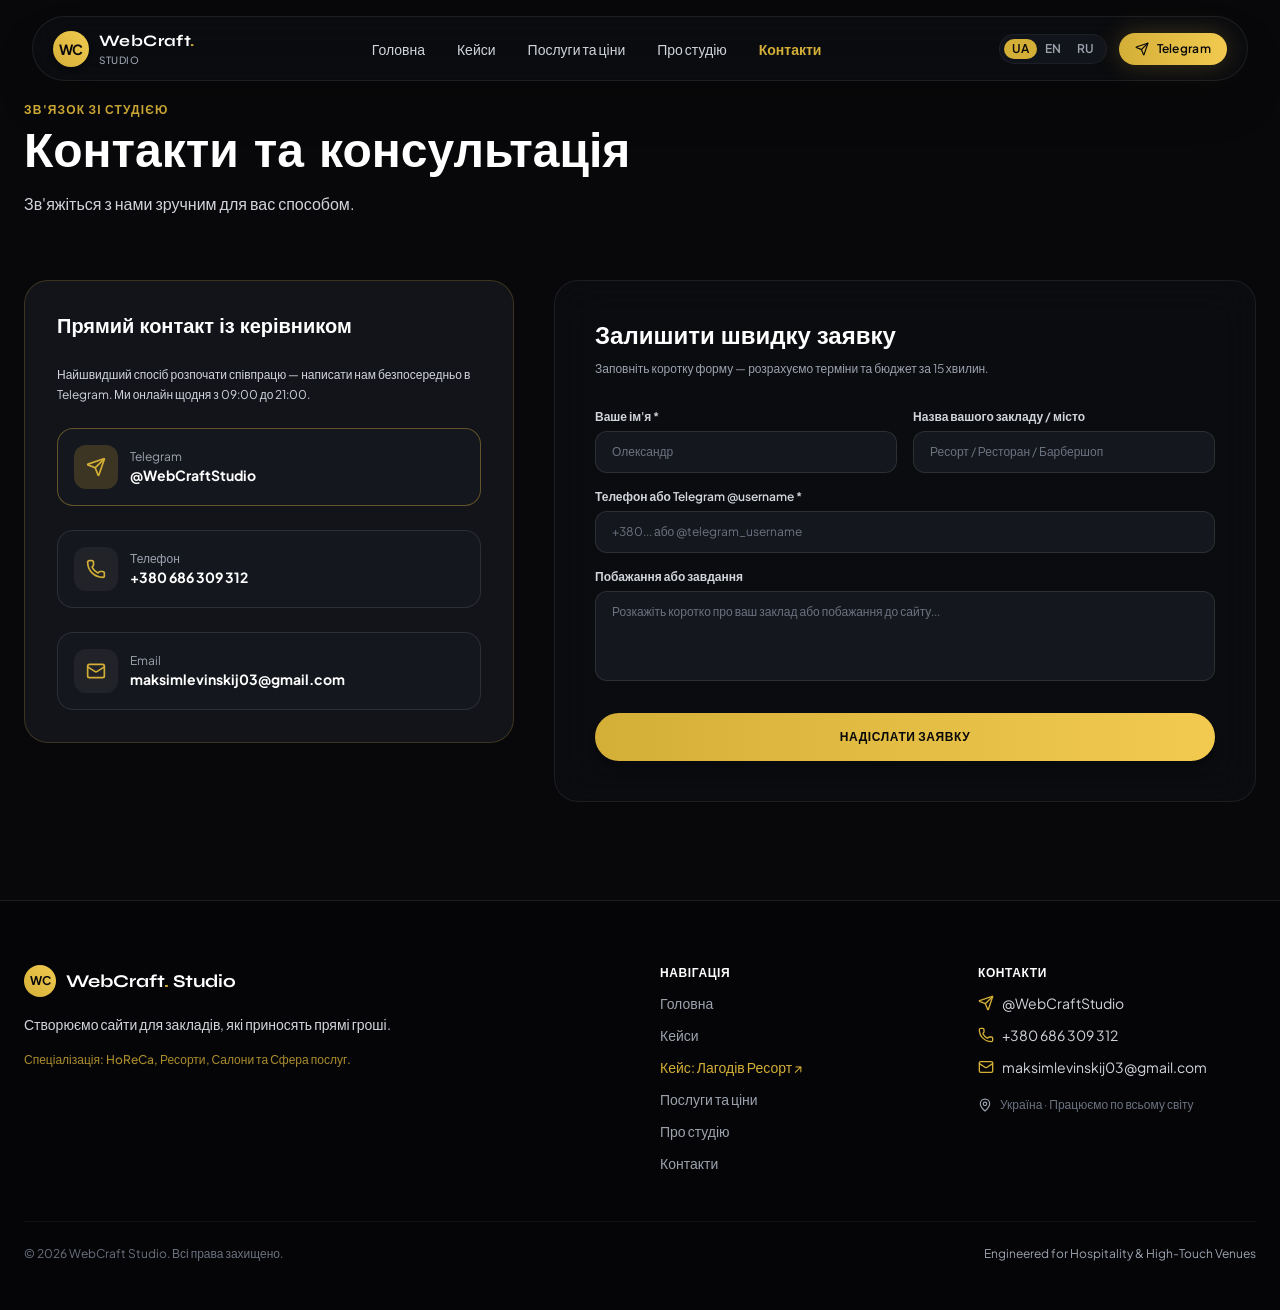
<file: contacts.html>
<!DOCTYPE html><html lang="uk"><head><meta charSet="utf-8"/><meta name="viewport" content="width=device-width, initial-scale=1, maximum-scale=5"/><link rel="stylesheet" href="/_next/static/css/c9e089760a073dc9.css" data-precedence="next"/><link rel="preload" as="script" fetchPriority="low" href="/_next/static/chunks/webpack-616e068a201ad621.js"/><script src="/_next/static/chunks/fd9d1056-450696502a099a01.js" async=""></script><script src="/_next/static/chunks/117-386599abd6561c18.js" async=""></script><script src="/_next/static/chunks/main-app-350aa65ad3a2db14.js" async=""></script><script src="/_next/static/chunks/219-7cf36a3cb1a6b842.js" async=""></script><script src="/_next/static/chunks/app/contacts/page-f503a288fff4a371.js" async=""></script><script src="/_next/static/chunks/810-78a544f3c4d2adeb.js" async=""></script><script src="/_next/static/chunks/app/layout-6fefa729b7c868f8.js" async=""></script><meta name="theme-color" content="#08080A"/><title>WebCraft Studio — Сайти для закладів, готелів та ресортів</title><meta name="description" content="Створюємо преміальні комерційні сайти для готелів, відпочинкових комплексів, барбершопів та ресторанів із прямим бронюванням без комісій посередників. Авторський кейс Озерний комплекс «Лагодів»."/><meta name="author" content="WebCraft Studio"/><meta name="keywords" content="WebCraft Studio,сайти для закладів,сайт для ресторану,сайт для готелю,Лагодів Ресорт,сайт для барбершопу,веб-студія Львів,створення сайтів"/><meta property="og:title" content="WebCraft Studio — Сайти для закладів та ресортів"/><meta property="og:description" content="Преміальні веб-рішення з високою конверсією для готелів, ресторанів та сфери послуг."/><meta property="og:site_name" content="WebCraft Studio"/><meta property="og:locale" content="uk_UA"/><meta property="og:type" content="website"/><meta name="twitter:card" content="summary"/><meta name="twitter:title" content="WebCraft Studio — Сайти для закладів та ресортів"/><meta name="twitter:description" content="Преміальні веб-рішення з високою конверсією для готелів, ресторанів та сфери послуг."/><script src="/_next/static/chunks/polyfills-42372ed130431b0a.js" noModule=""></script></head><body class="antialiased bg-obsidian text-white selection:bg-gold selection:text-obsidian"><header class="fixed top-0 left-0 right-0 z-50 px-4 sm:px-8 pt-4 pb-2 transition-all"><div class="max-w-7xl mx-auto flex items-center justify-between px-5 py-3 rounded-full glass-panel shadow-2xl"><a class="flex items-center gap-2.5 group" href="/"><div class="w-9 h-9 rounded-full bg-gradient-to-tr from-gold to-gold-light flex items-center justify-center text-obsidian font-bold text-sm tracking-tighter shadow-md group-hover:scale-105 transition-transform">WC</div><div class="flex flex-col"><span class="font-syne font-bold text-base tracking-wide text-white group-hover:text-gold transition-colors">WebCraft<span class="text-gold">.</span></span><span class="text-[10px] text-gray-400 tracking-wider uppercase font-medium hidden sm:inline">Studio</span></div></a><nav class="hidden md:flex items-center gap-6 lg:gap-8"><a class="text-sm font-medium transition-colors hover:text-gold text-gray-300" href="/">Головна</a><a class="text-sm font-medium transition-colors hover:text-gold text-gray-300" href="/cases">Кейси</a><a class="text-sm font-medium transition-colors hover:text-gold text-gray-300" href="/services">Послуги та ціни</a><a class="text-sm font-medium transition-colors hover:text-gold text-gray-300" href="/about">Про студію</a><a class="text-sm font-medium transition-colors hover:text-gold text-gold font-semibold" href="/contacts">Контакти</a></nav><div class="flex items-center gap-3"><div class="flex items-center bg-surface-2/80 rounded-full p-1 border border-white/5 text-xs"><button class="px-2 py-0.5 rounded-full uppercase transition-all font-semibold bg-gold text-obsidian shadow-sm">ua</button><button class="px-2 py-0.5 rounded-full uppercase transition-all font-semibold text-gray-400 hover:text-white">en</button><button class="px-2 py-0.5 rounded-full uppercase transition-all font-semibold text-gray-400 hover:text-white">ru</button></div><a href="https://t.me/WebCraftStudio" target="_blank" rel="noopener noreferrer" class="hidden sm:inline-flex items-center gap-2 px-4 py-2 rounded-full bg-gradient-to-r from-gold to-gold-light text-obsidian font-semibold text-xs tracking-wide shadow-lg hover:brightness-110 transition-all hover:scale-[1.02] gold-glow"><svg xmlns="http://www.w3.org/2000/svg" width="24" height="24" viewBox="0 0 24 24" fill="none" stroke="currentColor" stroke-width="2" stroke-linecap="round" stroke-linejoin="round" class="lucide lucide-send w-3.5 h-3.5" aria-hidden="true"><path d="M14.536 21.686a.5.5 0 0 0 .937-.024l6.5-19a.496.496 0 0 0-.635-.635l-19 6.5a.5.5 0 0 0-.024.937l7.93 3.18a2 2 0 0 1 1.112 1.11z"></path><path d="m21.854 2.147-10.94 10.939"></path></svg><span>Telegram</span></a><button class="md:hidden p-2 text-gray-300 hover:text-white" aria-label="Toggle menu"><svg xmlns="http://www.w3.org/2000/svg" width="24" height="24" viewBox="0 0 24 24" fill="none" stroke="currentColor" stroke-width="2" stroke-linecap="round" stroke-linejoin="round" class="lucide lucide-menu w-6 h-6" aria-hidden="true"><path d="M4 5h16"></path><path d="M4 12h16"></path><path d="M4 19h16"></path></svg></button></div></div></header><main class="min-h-screen pt-24 pb-12"><div class="max-w-7xl mx-auto px-4 sm:px-6 flex flex-col gap-16"><div class="max-w-3xl"><span class="text-xs uppercase tracking-widest text-gold font-bold">Зв&#x27;язок зі студією</span><h1 class="font-syne font-extrabold text-3xl sm:text-5xl text-white mt-2">Контакти та консультація</h1><p class="text-sm sm:text-base text-gray-300 mt-4 leading-relaxed">Зв&#x27;яжіться з нами зручним для вас способом.</p></div><div class="grid grid-cols-1 lg:grid-cols-12 gap-10"><div class="lg:col-span-5 flex flex-col gap-6"><div class="glass-panel-elevated p-8 rounded-3xl border border-gold/30 flex flex-col gap-6"><h3 class="font-syne font-bold text-xl text-white">Прямий контакт із керівником</h3><p class="text-xs text-gray-300 leading-relaxed">Найшвидший спосіб розпочати співпрацю — написати нам безпосередньо в Telegram. Ми онлайн щодня з 09:00 до 21:00.</p><a href="https://t.me/WebCraftStudio" target="_blank" rel="noopener noreferrer" class="flex items-center gap-3 p-4 rounded-2xl bg-surface-2 border border-gold/40 hover:border-gold transition-all group"><div class="p-3 rounded-xl bg-gold/20 text-gold group-hover:scale-110 transition-transform"><svg xmlns="http://www.w3.org/2000/svg" width="24" height="24" viewBox="0 0 24 24" fill="none" stroke="currentColor" stroke-width="2" stroke-linecap="round" stroke-linejoin="round" class="lucide lucide-send w-5 h-5" aria-hidden="true"><path d="M14.536 21.686a.5.5 0 0 0 .937-.024l6.5-19a.496.496 0 0 0-.635-.635l-19 6.5a.5.5 0 0 0-.024.937l7.93 3.18a2 2 0 0 1 1.112 1.11z"></path><path d="m21.854 2.147-10.94 10.939"></path></svg></div><div class="flex flex-col"><span class="text-xs text-gray-400">Telegram</span><span class="text-sm font-bold text-white group-hover:text-gold transition-colors">@WebCraftStudio</span></div></a><a href="tel:+380686309312" class="flex items-center gap-3 p-4 rounded-2xl bg-surface-2 border border-white/10 hover:border-gold/40 transition-all group"><div class="p-3 rounded-xl bg-white/5 text-gold group-hover:scale-110 transition-transform"><svg xmlns="http://www.w3.org/2000/svg" width="24" height="24" viewBox="0 0 24 24" fill="none" stroke="currentColor" stroke-width="2" stroke-linecap="round" stroke-linejoin="round" class="lucide lucide-phone w-5 h-5" aria-hidden="true"><path d="M13.832 16.568a1 1 0 0 0 1.213-.303l.355-.465A2 2 0 0 1 17 15h3a2 2 0 0 1 2 2v3a2 2 0 0 1-2 2A18 18 0 0 1 2 4a2 2 0 0 1 2-2h3a2 2 0 0 1 2 2v3a2 2 0 0 1-.8 1.6l-.468.351a1 1 0 0 0-.292 1.233 14 14 0 0 0 6.392 6.384"></path></svg></div><div class="flex flex-col"><span class="text-xs text-gray-400">Телефон</span><span class="text-sm font-bold text-white group-hover:text-gold transition-colors">+380 686 309 312</span></div></a><a href="mailto:maksimlevinskij03@gmail.com" class="flex items-center gap-3 p-4 rounded-2xl bg-surface-2 border border-white/10 hover:border-gold/40 transition-all group"><div class="p-3 rounded-xl bg-white/5 text-gold group-hover:scale-110 transition-transform"><svg xmlns="http://www.w3.org/2000/svg" width="24" height="24" viewBox="0 0 24 24" fill="none" stroke="currentColor" stroke-width="2" stroke-linecap="round" stroke-linejoin="round" class="lucide lucide-mail w-5 h-5" aria-hidden="true"><path d="m22 7-8.991 5.727a2 2 0 0 1-2.009 0L2 7"></path><rect x="2" y="4" width="20" height="16" rx="2"></rect></svg></div><div class="flex flex-col"><span class="text-xs text-gray-400">Email</span><span class="text-sm font-bold text-white group-hover:text-gold transition-colors">maksimlevinskij03@gmail.com</span></div></a></div></div><div class="lg:col-span-7"><div class="glass-panel p-8 sm:p-10 rounded-3xl border border-white/10"><h3 class="font-syne font-bold text-2xl text-white mb-2">Залишити швидку заявку</h3><p class="text-xs text-gray-400 mb-8">Заповніть коротку форму — розрахуємо терміни та бюджет за 15 хвилин.</p><form class="flex flex-col gap-4"><div class="grid grid-cols-1 sm:grid-cols-2 gap-4"><div class="flex flex-col gap-1.5"><label class="text-xs font-semibold text-gray-300">Ваше ім&#x27;я<!-- --> *</label><input type="text" required="" placeholder="Олександр" class="px-4 py-3 rounded-xl bg-surface-2 border border-white/10 text-white placeholder-gray-500 text-xs focus:outline-none focus:border-gold transition-colors" value=""/></div><div class="flex flex-col gap-1.5"><label class="text-xs font-semibold text-gray-300">Назва вашого закладу / місто</label><input type="text" placeholder="Ресорт / Ресторан / Барбершоп" class="px-4 py-3 rounded-xl bg-surface-2 border border-white/10 text-white placeholder-gray-500 text-xs focus:outline-none focus:border-gold transition-colors" value=""/></div></div><div class="flex flex-col gap-1.5"><label class="text-xs font-semibold text-gray-300">Телефон або Telegram @username<!-- --> *</label><input type="text" required="" placeholder="+380... або @telegram_username" class="px-4 py-3 rounded-xl bg-surface-2 border border-white/10 text-white placeholder-gray-500 text-xs focus:outline-none focus:border-gold transition-colors" value=""/></div><div class="flex flex-col gap-1.5"><label class="text-xs font-semibold text-gray-300">Побажання або завдання</label><textarea rows="4" placeholder="Розкажіть коротко про ваш заклад або побажання до сайту..." class="px-4 py-3 rounded-xl bg-surface-2 border border-white/10 text-white placeholder-gray-500 text-xs focus:outline-none focus:border-gold transition-colors resize-none"></textarea></div><button type="submit" class="mt-4 w-full py-4 rounded-full bg-gradient-to-r from-gold to-gold-light text-obsidian font-bold text-xs uppercase tracking-wider shadow-lg hover:brightness-110 active:scale-[0.99] transition-all disabled:opacity-50">Надіслати заявку</button></form></div></div></div></div></main><div class="fixed bottom-0 left-0 right-0 z-50 p-3 md:hidden pointer-events-none"><div class="max-w-md mx-auto glass-panel-elevated rounded-2xl p-2 flex items-center gap-2 pointer-events-auto border border-gold/30 shadow-[0_10px_30px_rgba(0,0,0,0.8)]"><a href="https://t.me/WebCraftStudio" target="_blank" rel="noopener noreferrer" class="flex-1 flex items-center justify-center gap-2 py-3 px-4 rounded-xl bg-gradient-to-r from-gold to-gold-light text-obsidian font-bold text-xs tracking-wide shadow-md active:scale-95 transition-transform"><svg xmlns="http://www.w3.org/2000/svg" width="24" height="24" viewBox="0 0 24 24" fill="none" stroke="currentColor" stroke-width="2" stroke-linecap="round" stroke-linejoin="round" class="lucide lucide-send w-4 h-4" aria-hidden="true"><path d="M14.536 21.686a.5.5 0 0 0 .937-.024l6.5-19a.496.496 0 0 0-.635-.635l-19 6.5a.5.5 0 0 0-.024.937l7.93 3.18a2 2 0 0 1 1.112 1.11z"></path><path d="m21.854 2.147-10.94 10.939"></path></svg><span>Telegram</span></a><a href="tel:+380686309312" class="flex items-center justify-center gap-2 py-3 px-4 rounded-xl bg-surface-2 text-white font-semibold text-xs border border-white/10 active:scale-95 transition-transform hover:border-gold/40"><svg xmlns="http://www.w3.org/2000/svg" width="24" height="24" viewBox="0 0 24 24" fill="none" stroke="currentColor" stroke-width="2" stroke-linecap="round" stroke-linejoin="round" class="lucide lucide-phone-call w-4 h-4 text-gold" aria-hidden="true"><path d="M13 2a9 9 0 0 1 9 9"></path><path d="M13 6a5 5 0 0 1 5 5"></path><path d="M13.832 16.568a1 1 0 0 0 1.213-.303l.355-.465A2 2 0 0 1 17 15h3a2 2 0 0 1 2 2v3a2 2 0 0 1-2 2A18 18 0 0 1 2 4a2 2 0 0 1 2-2h3a2 2 0 0 1 2 2v3a2 2 0 0 1-.8 1.6l-.468.351a1 1 0 0 0-.292 1.233 14 14 0 0 0 6.392 6.384"></path></svg><span>Подзвонити</span></a></div></div><footer class="border-t border-white/10 bg-obsidian-dark text-gray-400 pt-16 pb-24 md:pb-12 px-6"><div class="max-w-7xl mx-auto grid grid-cols-1 md:grid-cols-4 gap-10"><div class="md:col-span-2 flex flex-col gap-4"><a class="flex items-center gap-2.5" href="/"><div class="w-8 h-8 rounded-full bg-gradient-to-tr from-gold to-gold-light flex items-center justify-center text-obsidian font-bold text-xs">WC</div><span class="font-syne font-bold text-lg text-white">WebCraft<span class="text-gold">.</span> Studio</span></a><p class="text-sm text-gray-300 max-w-md leading-relaxed">Створюємо сайти для закладів, які приносять прямі гроші.</p><p class="text-xs text-gold/80 font-medium">Спеціалізація: HoReCa, Ресорти, Салони та Сфера послуг.</p></div><div class="flex flex-col gap-3"><span class="text-xs uppercase tracking-wider text-white font-bold">Навігація</span><a class="text-sm hover:text-gold transition-colors" href="/">Головна</a><a class="text-sm hover:text-gold transition-colors" href="/cases">Кейси</a><a class="text-sm text-gold hover:underline" href="/cases/lagodiv">Кейс: Лагодів Ресорт ↗</a><a class="text-sm hover:text-gold transition-colors" href="/services">Послуги та ціни</a><a class="text-sm hover:text-gold transition-colors" href="/about">Про студію</a><a class="text-sm hover:text-gold transition-colors" href="/contacts">Контакти</a></div><div class="flex flex-col gap-3"><span class="text-xs uppercase tracking-wider text-white font-bold">Контакти</span><a href="https://t.me/WebCraftStudio" target="_blank" rel="noopener noreferrer" class="flex items-center gap-2 text-sm text-gray-300 hover:text-gold transition-colors"><svg xmlns="http://www.w3.org/2000/svg" width="24" height="24" viewBox="0 0 24 24" fill="none" stroke="currentColor" stroke-width="2" stroke-linecap="round" stroke-linejoin="round" class="lucide lucide-send w-4 h-4 text-gold" aria-hidden="true"><path d="M14.536 21.686a.5.5 0 0 0 .937-.024l6.5-19a.496.496 0 0 0-.635-.635l-19 6.5a.5.5 0 0 0-.024.937l7.93 3.18a2 2 0 0 1 1.112 1.11z"></path><path d="m21.854 2.147-10.94 10.939"></path></svg><span>@WebCraftStudio</span></a><a href="tel:+380686309312" class="flex items-center gap-2 text-sm text-gray-300 hover:text-gold transition-colors"><svg xmlns="http://www.w3.org/2000/svg" width="24" height="24" viewBox="0 0 24 24" fill="none" stroke="currentColor" stroke-width="2" stroke-linecap="round" stroke-linejoin="round" class="lucide lucide-phone w-4 h-4 text-gold" aria-hidden="true"><path d="M13.832 16.568a1 1 0 0 0 1.213-.303l.355-.465A2 2 0 0 1 17 15h3a2 2 0 0 1 2 2v3a2 2 0 0 1-2 2A18 18 0 0 1 2 4a2 2 0 0 1 2-2h3a2 2 0 0 1 2 2v3a2 2 0 0 1-.8 1.6l-.468.351a1 1 0 0 0-.292 1.233 14 14 0 0 0 6.392 6.384"></path></svg><span>+380 686 309 312</span></a><a href="mailto:maksimlevinskij03@gmail.com" class="flex items-center gap-2 text-sm text-gray-300 hover:text-gold transition-colors"><svg xmlns="http://www.w3.org/2000/svg" width="24" height="24" viewBox="0 0 24 24" fill="none" stroke="currentColor" stroke-width="2" stroke-linecap="round" stroke-linejoin="round" class="lucide lucide-mail w-4 h-4 text-gold" aria-hidden="true"><path d="m22 7-8.991 5.727a2 2 0 0 1-2.009 0L2 7"></path><rect x="2" y="4" width="20" height="16" rx="2"></rect></svg><span>maksimlevinskij03@gmail.com</span></a><div class="flex items-center gap-2 text-xs text-gray-500 mt-2"><svg xmlns="http://www.w3.org/2000/svg" width="24" height="24" viewBox="0 0 24 24" fill="none" stroke="currentColor" stroke-width="2" stroke-linecap="round" stroke-linejoin="round" class="lucide lucide-map-pin w-3.5 h-3.5 text-gray-400" aria-hidden="true"><path d="M20 10c0 4.993-5.539 10.193-7.399 11.799a1 1 0 0 1-1.202 0C9.539 20.193 4 14.993 4 10a8 8 0 0 1 16 0"></path><circle cx="12" cy="10" r="3"></circle></svg><span>Україна · Працюємо по всьому світу</span></div></div></div><div class="max-w-7xl mx-auto border-t border-white/5 mt-12 pt-6 flex flex-col sm:flex-row items-center justify-between text-xs text-gray-500 gap-3"><span>© <!-- -->2026<!-- --> WebCraft Studio. <!-- -->Всі права захищено.</span><span class="text-gray-400">Engineered for Hospitality &amp; High-Touch Venues</span></div></footer><script src="/_next/static/chunks/webpack-616e068a201ad621.js" async=""></script><script>(self.__next_f=self.__next_f||[]).push([0]);self.__next_f.push([2,null])</script><script>self.__next_f.push([1,"1:HL[\"/_next/static/css/c9e089760a073dc9.css\",\"style\"]\n"])</script><script>self.__next_f.push([1,"2:I[2846,[],\"\"]\n4:I[9107,[],\"ClientPageRoot\"]\n5:I[6029,[\"219\",\"static/chunks/219-7cf36a3cb1a6b842.js\",\"613\",\"static/chunks/app/contacts/page-f503a288fff4a371.js\"],\"default\",1]\n6:I[4707,[],\"\"]\n7:I[6423,[],\"\"]\n8:I[3219,[\"810\",\"static/chunks/810-78a544f3c4d2adeb.js\",\"219\",\"static/chunks/219-7cf36a3cb1a6b842.js\",\"185\",\"static/chunks/app/layout-6fefa729b7c868f8.js\"],\"LanguageProvider\"]\n9:I[3510,[\"810\",\"static/chunks/810-78a544f3c4d2adeb.js\",\"219\",\"static/chunks/219-7cf36a3cb1a6b842.js\",\"185\",\"static/chunks/app/layout-6fefa729b7c868f8.js\"],\"Navbar\"]\na:I[9829,[\"810\",\"static/chunks/810-78a544f3c4d2adeb.js\",\"219\",\"static/chunks/219-7cf36a3cb1a6b842.js\",\"185\",\"static/chunks/app/layout-6fefa729b7c868f8.js\"],\"ConciergeDock\"]\nb:I[8063,[\"810\",\"static/chunks/810-78a544f3c4d2adeb.js\",\"219\",\"static/chunks/219-7cf36a3cb1a6b842.js\",\"185\",\"static/chunks/app/layout-6fefa729b7c868f8.js\"],\"Footer\"]\nd:I[1060,[],\"\"]\ne:[]\n"])</script><script>self.__next_f.push([1,"0:[\"$\",\"$L2\",null,{\"buildId\":\"ofQTqP8ZZ-AyzOG1fpEt8\",\"assetPrefix\":\"\",\"urlParts\":[\"\",\"contacts\"],\"initialTree\":[\"\",{\"children\":[\"contacts\",{\"children\":[\"__PAGE__\",{}]}]},\"$undefined\",\"$undefined\",true],\"initialSeedData\":[\"\",{\"children\":[\"contacts\",{\"children\":[\"__PAGE__\",{},[[\"$L3\",[\"$\",\"$L4\",null,{\"props\":{\"params\":{},\"searchParams\":{}},\"Component\":\"$5\"}],null],null],null]},[null,[\"$\",\"$L6\",null,{\"parallelRouterKey\":\"children\",\"segmentPath\":[\"children\",\"contacts\",\"children\"],\"error\":\"$undefined\",\"errorStyles\":\"$undefined\",\"errorScripts\":\"$undefined\",\"template\":[\"$\",\"$L7\",null,{}],\"templateStyles\":\"$undefined\",\"templateScripts\":\"$undefined\",\"notFound\":\"$undefined\",\"notFoundStyles\":\"$undefined\"}]],null]},[[[[\"$\",\"link\",\"0\",{\"rel\":\"stylesheet\",\"href\":\"/_next/static/css/c9e089760a073dc9.css\",\"precedence\":\"next\",\"crossOrigin\":\"$undefined\"}]],[\"$\",\"html\",null,{\"lang\":\"uk\",\"children\":[\"$\",\"body\",null,{\"className\":\"antialiased bg-obsidian text-white selection:bg-gold selection:text-obsidian\",\"children\":[\"$\",\"$L8\",null,{\"children\":[[\"$\",\"$L9\",null,{}],[\"$\",\"main\",null,{\"className\":\"min-h-screen pt-24 pb-12\",\"children\":[\"$\",\"$L6\",null,{\"parallelRouterKey\":\"children\",\"segmentPath\":[\"children\"],\"error\":\"$undefined\",\"errorStyles\":\"$undefined\",\"errorScripts\":\"$undefined\",\"template\":[\"$\",\"$L7\",null,{}],\"templateStyles\":\"$undefined\",\"templateScripts\":\"$undefined\",\"notFound\":[[\"$\",\"title\",null,{\"children\":\"404: This page could not be found.\"}],[\"$\",\"div\",null,{\"style\":{\"fontFamily\":\"system-ui,\\\"Segoe UI\\\",Roboto,Helvetica,Arial,sans-serif,\\\"Apple Color Emoji\\\",\\\"Segoe UI Emoji\\\"\",\"height\":\"100vh\",\"textAlign\":\"center\",\"display\":\"flex\",\"flexDirection\":\"column\",\"alignItems\":\"center\",\"justifyContent\":\"center\"},\"children\":[\"$\",\"div\",null,{\"children\":[[\"$\",\"style\",null,{\"dangerouslySetInnerHTML\":{\"__html\":\"body{color:#000;background:#fff;margin:0}.next-error-h1{border-right:1px solid rgba(0,0,0,.3)}@media (prefers-color-scheme:dark){body{color:#fff;background:#000}.next-error-h1{border-right:1px solid rgba(255,255,255,.3)}}\"}}],[\"$\",\"h1\",null,{\"className\":\"next-error-h1\",\"style\":{\"display\":\"inline-block\",\"margin\":\"0 20px 0 0\",\"padding\":\"0 23px 0 0\",\"fontSize\":24,\"fontWeight\":500,\"verticalAlign\":\"top\",\"lineHeight\":\"49px\"},\"children\":\"404\"}],[\"$\",\"div\",null,{\"style\":{\"display\":\"inline-block\"},\"children\":[\"$\",\"h2\",null,{\"style\":{\"fontSize\":14,\"fontWeight\":400,\"lineHeight\":\"49px\",\"margin\":0},\"children\":\"This page could not be found.\"}]}]]}]}]],\"notFoundStyles\":[]}]}],[\"$\",\"$La\",null,{}],[\"$\",\"$Lb\",null,{}]]}]}]}]],null],null],\"couldBeIntercepted\":false,\"initialHead\":[null,\"$Lc\"],\"globalErrorComponent\":\"$d\",\"missingSlots\":\"$We\"}]\n"])</script><script>self.__next_f.push([1,"c:[[\"$\",\"meta\",\"0\",{\"name\":\"viewport\",\"content\":\"width=device-width, initial-scale=1, maximum-scale=5\"}],[\"$\",\"meta\",\"1\",{\"name\":\"theme-color\",\"content\":\"#08080A\"}],[\"$\",\"meta\",\"2\",{\"charSet\":\"utf-8\"}],[\"$\",\"title\",\"3\",{\"children\":\"WebCraft Studio — Сайти для закладів, готелів та ресортів\"}],[\"$\",\"meta\",\"4\",{\"name\":\"description\",\"content\":\"Створюємо преміальні комерційні сайти для готелів, відпочинкових комплексів, барбершопів та ресторанів із прямим бронюванням без комісій посередників. Авторський кейс Озерний комплекс «Лагодів».\"}],[\"$\",\"meta\",\"5\",{\"name\":\"author\",\"content\":\"WebCraft Studio\"}],[\"$\",\"meta\",\"6\",{\"name\":\"keywords\",\"content\":\"WebCraft Studio,сайти для закладів,сайт для ресторану,сайт для готелю,Лагодів Ресорт,сайт для барбершопу,веб-студія Львів,створення сайтів\"}],[\"$\",\"meta\",\"7\",{\"property\":\"og:title\",\"content\":\"WebCraft Studio — Сайти для закладів та ресортів\"}],[\"$\",\"meta\",\"8\",{\"property\":\"og:description\",\"content\":\"Преміальні веб-рішення з високою конверсією для готелів, ресторанів та сфери послуг.\"}],[\"$\",\"meta\",\"9\",{\"property\":\"og:site_name\",\"content\":\"WebCraft Studio\"}],[\"$\",\"meta\",\"10\",{\"property\":\"og:locale\",\"content\":\"uk_UA\"}],[\"$\",\"meta\",\"11\",{\"property\":\"og:type\",\"content\":\"website\"}],[\"$\",\"meta\",\"12\",{\"name\":\"twitter:card\",\"content\":\"summary\"}],[\"$\",\"meta\",\"13\",{\"name\":\"twitter:title\",\"content\":\"WebCraft Studio — Сайти для закладів та ресортів\"}],[\"$\",\"meta\",\"14\",{\"name\":\"twitter:description\",\"content\":\"Преміальні веб-рішення з високою конверсією для готелів, ресторанів та сфери послуг.\"}]]\n"])</script><script>self.__next_f.push([1,"3:null\n"])</script></body></html>
</file>
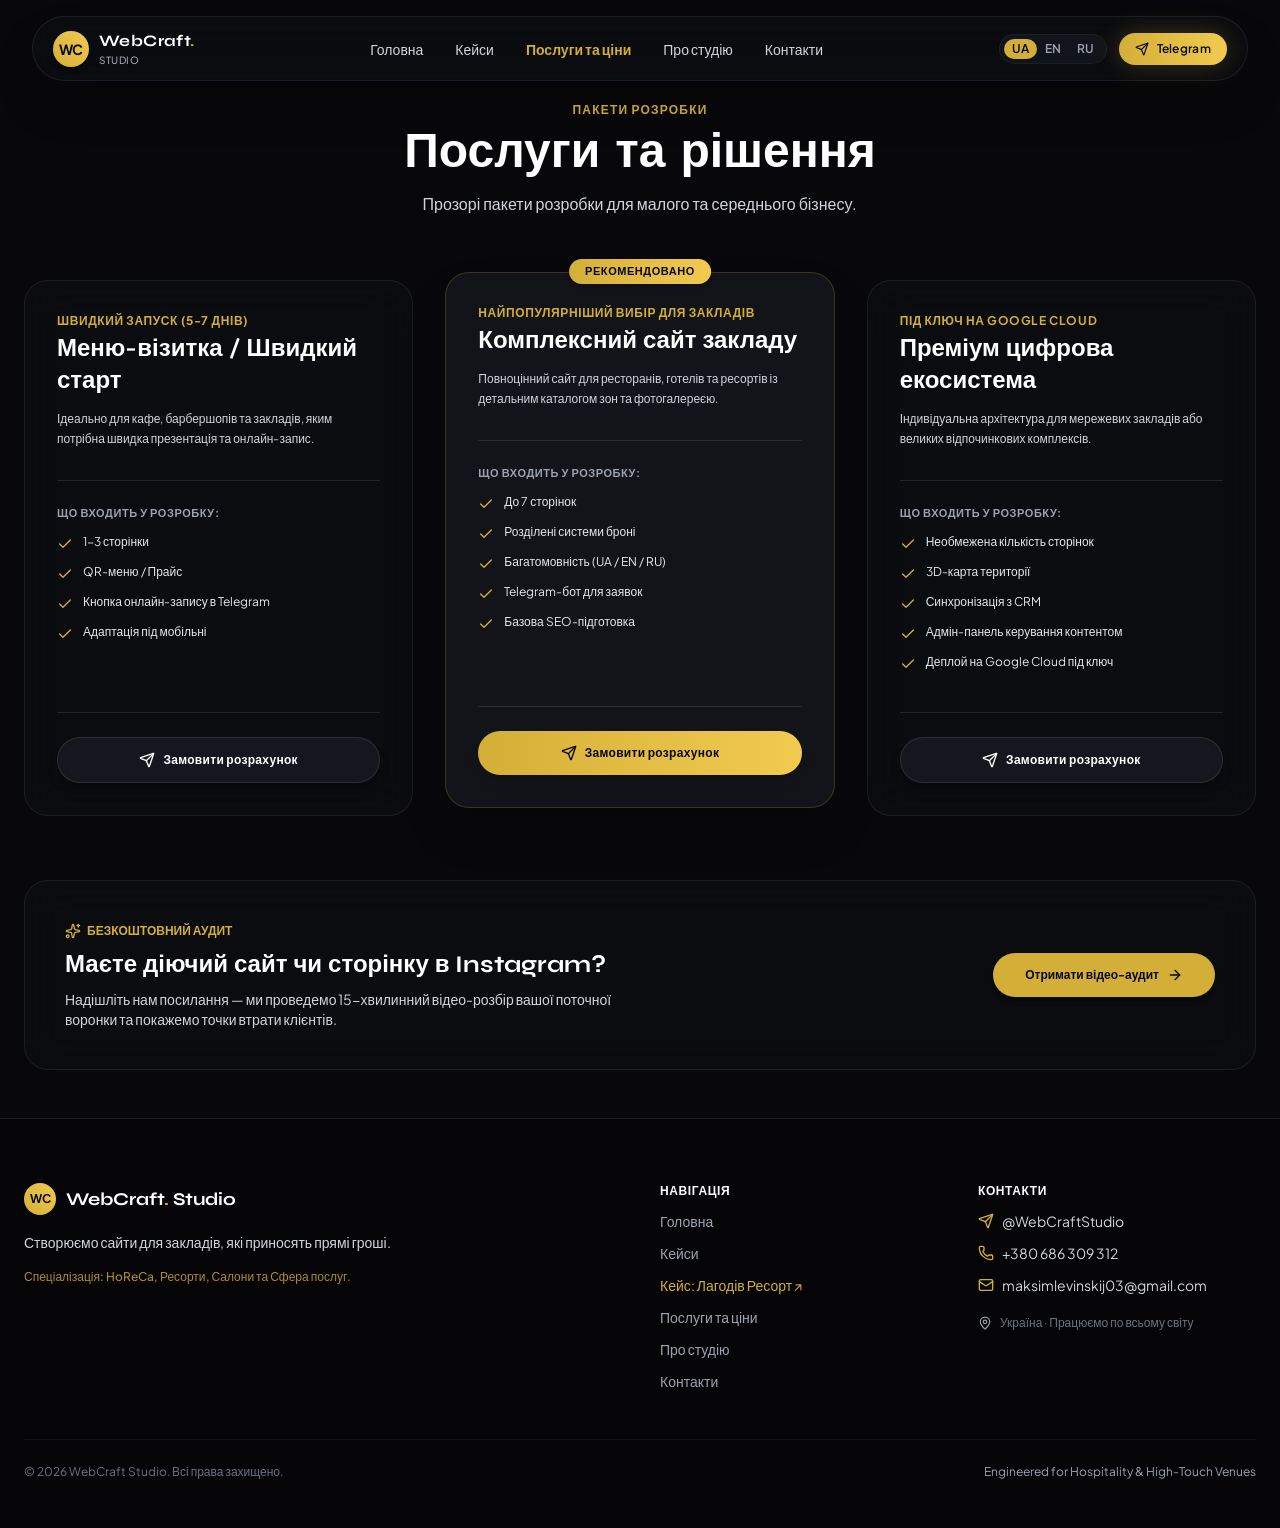
<file: services.html>
<!DOCTYPE html><html lang="uk"><head><meta charSet="utf-8"/><meta name="viewport" content="width=device-width, initial-scale=1, maximum-scale=5"/><link rel="stylesheet" href="/_next/static/css/c9e089760a073dc9.css" data-precedence="next"/><link rel="preload" as="script" fetchPriority="low" href="/_next/static/chunks/webpack-616e068a201ad621.js"/><script src="/_next/static/chunks/fd9d1056-450696502a099a01.js" async=""></script><script src="/_next/static/chunks/117-386599abd6561c18.js" async=""></script><script src="/_next/static/chunks/main-app-350aa65ad3a2db14.js" async=""></script><script src="/_next/static/chunks/219-7cf36a3cb1a6b842.js" async=""></script><script src="/_next/static/chunks/app/services/page-303375184315b381.js" async=""></script><script src="/_next/static/chunks/810-78a544f3c4d2adeb.js" async=""></script><script src="/_next/static/chunks/app/layout-6fefa729b7c868f8.js" async=""></script><meta name="theme-color" content="#08080A"/><title>WebCraft Studio — Сайти для закладів, готелів та ресортів</title><meta name="description" content="Створюємо преміальні комерційні сайти для готелів, відпочинкових комплексів, барбершопів та ресторанів із прямим бронюванням без комісій посередників. Авторський кейс Озерний комплекс «Лагодів»."/><meta name="author" content="WebCraft Studio"/><meta name="keywords" content="WebCraft Studio,сайти для закладів,сайт для ресторану,сайт для готелю,Лагодів Ресорт,сайт для барбершопу,веб-студія Львів,створення сайтів"/><meta property="og:title" content="WebCraft Studio — Сайти для закладів та ресортів"/><meta property="og:description" content="Преміальні веб-рішення з високою конверсією для готелів, ресторанів та сфери послуг."/><meta property="og:site_name" content="WebCraft Studio"/><meta property="og:locale" content="uk_UA"/><meta property="og:type" content="website"/><meta name="twitter:card" content="summary"/><meta name="twitter:title" content="WebCraft Studio — Сайти для закладів та ресортів"/><meta name="twitter:description" content="Преміальні веб-рішення з високою конверсією для готелів, ресторанів та сфери послуг."/><script src="/_next/static/chunks/polyfills-42372ed130431b0a.js" noModule=""></script></head><body class="antialiased bg-obsidian text-white selection:bg-gold selection:text-obsidian"><header class="fixed top-0 left-0 right-0 z-50 px-4 sm:px-8 pt-4 pb-2 transition-all"><div class="max-w-7xl mx-auto flex items-center justify-between px-5 py-3 rounded-full glass-panel shadow-2xl"><a class="flex items-center gap-2.5 group" href="/"><div class="w-9 h-9 rounded-full bg-gradient-to-tr from-gold to-gold-light flex items-center justify-center text-obsidian font-bold text-sm tracking-tighter shadow-md group-hover:scale-105 transition-transform">WC</div><div class="flex flex-col"><span class="font-syne font-bold text-base tracking-wide text-white group-hover:text-gold transition-colors">WebCraft<span class="text-gold">.</span></span><span class="text-[10px] text-gray-400 tracking-wider uppercase font-medium hidden sm:inline">Studio</span></div></a><nav class="hidden md:flex items-center gap-6 lg:gap-8"><a class="text-sm font-medium transition-colors hover:text-gold text-gray-300" href="/">Головна</a><a class="text-sm font-medium transition-colors hover:text-gold text-gray-300" href="/cases">Кейси</a><a class="text-sm font-medium transition-colors hover:text-gold text-gold font-semibold" href="/services">Послуги та ціни</a><a class="text-sm font-medium transition-colors hover:text-gold text-gray-300" href="/about">Про студію</a><a class="text-sm font-medium transition-colors hover:text-gold text-gray-300" href="/contacts">Контакти</a></nav><div class="flex items-center gap-3"><div class="flex items-center bg-surface-2/80 rounded-full p-1 border border-white/5 text-xs"><button class="px-2 py-0.5 rounded-full uppercase transition-all font-semibold bg-gold text-obsidian shadow-sm">ua</button><button class="px-2 py-0.5 rounded-full uppercase transition-all font-semibold text-gray-400 hover:text-white">en</button><button class="px-2 py-0.5 rounded-full uppercase transition-all font-semibold text-gray-400 hover:text-white">ru</button></div><a href="https://t.me/WebCraftStudio" target="_blank" rel="noopener noreferrer" class="hidden sm:inline-flex items-center gap-2 px-4 py-2 rounded-full bg-gradient-to-r from-gold to-gold-light text-obsidian font-semibold text-xs tracking-wide shadow-lg hover:brightness-110 transition-all hover:scale-[1.02] gold-glow"><svg xmlns="http://www.w3.org/2000/svg" width="24" height="24" viewBox="0 0 24 24" fill="none" stroke="currentColor" stroke-width="2" stroke-linecap="round" stroke-linejoin="round" class="lucide lucide-send w-3.5 h-3.5" aria-hidden="true"><path d="M14.536 21.686a.5.5 0 0 0 .937-.024l6.5-19a.496.496 0 0 0-.635-.635l-19 6.5a.5.5 0 0 0-.024.937l7.93 3.18a2 2 0 0 1 1.112 1.11z"></path><path d="m21.854 2.147-10.94 10.939"></path></svg><span>Telegram</span></a><button class="md:hidden p-2 text-gray-300 hover:text-white" aria-label="Toggle menu"><svg xmlns="http://www.w3.org/2000/svg" width="24" height="24" viewBox="0 0 24 24" fill="none" stroke="currentColor" stroke-width="2" stroke-linecap="round" stroke-linejoin="round" class="lucide lucide-menu w-6 h-6" aria-hidden="true"><path d="M4 5h16"></path><path d="M4 12h16"></path><path d="M4 19h16"></path></svg></button></div></div></header><main class="min-h-screen pt-24 pb-12"><div class="max-w-7xl mx-auto px-4 sm:px-6 flex flex-col gap-16"><div class="text-center max-w-3xl mx-auto"><span class="text-xs uppercase tracking-widest text-gold font-bold">Пакети розробки</span><h1 class="font-syne font-extrabold text-3xl sm:text-5xl text-white mt-2">Послуги та рішення</h1><p class="text-sm sm:text-base text-gray-300 mt-4 leading-relaxed">Прозорі пакети розробки для малого та середнього бізнесу.</p></div><div class="grid grid-cols-1 lg:grid-cols-3 gap-8 items-stretch"><div class="rounded-3xl p-8 flex flex-col justify-between transition-all glass-panel border border-white/10 hover:border-gold/30"><div><span class="text-xs uppercase tracking-wider text-gold font-bold block mb-1">Швидкий запуск (5-7 днів)</span><h3 class="font-syne font-bold text-2xl text-white mt-1">Меню-візитка / Швидкий старт</h3><p class="text-xs text-gray-300 mt-3 leading-relaxed">Ідеально для кафе, барбершопів та закладів, яким потрібна швидка презентація та онлайн-запис.</p><div class="mt-8 pt-6 border-t border-white/10"><span class="text-[11px] font-bold text-gray-400 uppercase tracking-wider block mb-3">Що входить у розробку:</span><ul class="flex flex-col gap-3"><li class="flex items-start gap-2.5 text-xs text-gray-200"><svg xmlns="http://www.w3.org/2000/svg" width="24" height="24" viewBox="0 0 24 24" fill="none" stroke="currentColor" stroke-width="2" stroke-linecap="round" stroke-linejoin="round" class="lucide lucide-check w-4 h-4 text-gold shrink-0 mt-0.5" aria-hidden="true"><path d="M20 6 9 17l-5-5"></path></svg><span>1-3 сторінки</span></li><li class="flex items-start gap-2.5 text-xs text-gray-200"><svg xmlns="http://www.w3.org/2000/svg" width="24" height="24" viewBox="0 0 24 24" fill="none" stroke="currentColor" stroke-width="2" stroke-linecap="round" stroke-linejoin="round" class="lucide lucide-check w-4 h-4 text-gold shrink-0 mt-0.5" aria-hidden="true"><path d="M20 6 9 17l-5-5"></path></svg><span>QR-меню / Прайс</span></li><li class="flex items-start gap-2.5 text-xs text-gray-200"><svg xmlns="http://www.w3.org/2000/svg" width="24" height="24" viewBox="0 0 24 24" fill="none" stroke="currentColor" stroke-width="2" stroke-linecap="round" stroke-linejoin="round" class="lucide lucide-check w-4 h-4 text-gold shrink-0 mt-0.5" aria-hidden="true"><path d="M20 6 9 17l-5-5"></path></svg><span>Кнопка онлайн-запису в Telegram</span></li><li class="flex items-start gap-2.5 text-xs text-gray-200"><svg xmlns="http://www.w3.org/2000/svg" width="24" height="24" viewBox="0 0 24 24" fill="none" stroke="currentColor" stroke-width="2" stroke-linecap="round" stroke-linejoin="round" class="lucide lucide-check w-4 h-4 text-gold shrink-0 mt-0.5" aria-hidden="true"><path d="M20 6 9 17l-5-5"></path></svg><span>Адаптація під мобільні</span></li></ul></div></div><div class="mt-10 pt-6 border-t border-white/10"><a href="https://t.me/WebCraftStudio" target="_blank" rel="noopener noreferrer" class="w-full inline-flex items-center justify-center gap-2 py-3.5 px-6 rounded-full font-bold text-xs tracking-wide transition-all shadow-lg bg-surface-2 text-white hover:text-gold border border-white/10 hover:border-gold/40"><svg xmlns="http://www.w3.org/2000/svg" width="24" height="24" viewBox="0 0 24 24" fill="none" stroke="currentColor" stroke-width="2" stroke-linecap="round" stroke-linejoin="round" class="lucide lucide-send w-4 h-4" aria-hidden="true"><path d="M14.536 21.686a.5.5 0 0 0 .937-.024l6.5-19a.496.496 0 0 0-.635-.635l-19 6.5a.5.5 0 0 0-.024.937l7.93 3.18a2 2 0 0 1 1.112 1.11z"></path><path d="m21.854 2.147-10.94 10.939"></path></svg><span>Замовити розрахунок</span></a></div></div><div class="rounded-3xl p-8 flex flex-col justify-between transition-all glass-panel-elevated border-2 border-gold shadow-2xl relative scale-100 lg:-translate-y-2"><div class="absolute -top-3.5 left-1/2 -translate-x-1/2 px-4 py-1 rounded-full bg-gradient-to-r from-gold to-gold-light text-obsidian text-[11px] font-extrabold uppercase tracking-wider shadow-md">Рекомендовано</div><div><span class="text-xs uppercase tracking-wider text-gold font-bold block mb-1">Найпопулярніший вибір для закладів</span><h3 class="font-syne font-bold text-2xl text-white mt-1">Комплексний сайт закладу</h3><p class="text-xs text-gray-300 mt-3 leading-relaxed">Повноцінний сайт для ресторанів, готелів та ресортів із детальним каталогом зон та фотогалереєю.</p><div class="mt-8 pt-6 border-t border-white/10"><span class="text-[11px] font-bold text-gray-400 uppercase tracking-wider block mb-3">Що входить у розробку:</span><ul class="flex flex-col gap-3"><li class="flex items-start gap-2.5 text-xs text-gray-200"><svg xmlns="http://www.w3.org/2000/svg" width="24" height="24" viewBox="0 0 24 24" fill="none" stroke="currentColor" stroke-width="2" stroke-linecap="round" stroke-linejoin="round" class="lucide lucide-check w-4 h-4 text-gold shrink-0 mt-0.5" aria-hidden="true"><path d="M20 6 9 17l-5-5"></path></svg><span>До 7 сторінок</span></li><li class="flex items-start gap-2.5 text-xs text-gray-200"><svg xmlns="http://www.w3.org/2000/svg" width="24" height="24" viewBox="0 0 24 24" fill="none" stroke="currentColor" stroke-width="2" stroke-linecap="round" stroke-linejoin="round" class="lucide lucide-check w-4 h-4 text-gold shrink-0 mt-0.5" aria-hidden="true"><path d="M20 6 9 17l-5-5"></path></svg><span>Розділені системи броні</span></li><li class="flex items-start gap-2.5 text-xs text-gray-200"><svg xmlns="http://www.w3.org/2000/svg" width="24" height="24" viewBox="0 0 24 24" fill="none" stroke="currentColor" stroke-width="2" stroke-linecap="round" stroke-linejoin="round" class="lucide lucide-check w-4 h-4 text-gold shrink-0 mt-0.5" aria-hidden="true"><path d="M20 6 9 17l-5-5"></path></svg><span>Багатомовність (UA / EN / RU)</span></li><li class="flex items-start gap-2.5 text-xs text-gray-200"><svg xmlns="http://www.w3.org/2000/svg" width="24" height="24" viewBox="0 0 24 24" fill="none" stroke="currentColor" stroke-width="2" stroke-linecap="round" stroke-linejoin="round" class="lucide lucide-check w-4 h-4 text-gold shrink-0 mt-0.5" aria-hidden="true"><path d="M20 6 9 17l-5-5"></path></svg><span>Telegram-бот для заявок</span></li><li class="flex items-start gap-2.5 text-xs text-gray-200"><svg xmlns="http://www.w3.org/2000/svg" width="24" height="24" viewBox="0 0 24 24" fill="none" stroke="currentColor" stroke-width="2" stroke-linecap="round" stroke-linejoin="round" class="lucide lucide-check w-4 h-4 text-gold shrink-0 mt-0.5" aria-hidden="true"><path d="M20 6 9 17l-5-5"></path></svg><span>Базова SEO-підготовка</span></li></ul></div></div><div class="mt-10 pt-6 border-t border-white/10"><a href="https://t.me/WebCraftStudio" target="_blank" rel="noopener noreferrer" class="w-full inline-flex items-center justify-center gap-2 py-3.5 px-6 rounded-full font-bold text-xs tracking-wide transition-all shadow-lg bg-gradient-to-r from-gold to-gold-light text-obsidian hover:brightness-110"><svg xmlns="http://www.w3.org/2000/svg" width="24" height="24" viewBox="0 0 24 24" fill="none" stroke="currentColor" stroke-width="2" stroke-linecap="round" stroke-linejoin="round" class="lucide lucide-send w-4 h-4" aria-hidden="true"><path d="M14.536 21.686a.5.5 0 0 0 .937-.024l6.5-19a.496.496 0 0 0-.635-.635l-19 6.5a.5.5 0 0 0-.024.937l7.93 3.18a2 2 0 0 1 1.112 1.11z"></path><path d="m21.854 2.147-10.94 10.939"></path></svg><span>Замовити розрахунок</span></a></div></div><div class="rounded-3xl p-8 flex flex-col justify-between transition-all glass-panel border border-white/10 hover:border-gold/30"><div><span class="text-xs uppercase tracking-wider text-gold font-bold block mb-1">Під ключ на Google Cloud</span><h3 class="font-syne font-bold text-2xl text-white mt-1">Преміум цифрова екосистема</h3><p class="text-xs text-gray-300 mt-3 leading-relaxed">Індивідуальна архітектура для мережевих закладів або великих відпочинкових комплексів.</p><div class="mt-8 pt-6 border-t border-white/10"><span class="text-[11px] font-bold text-gray-400 uppercase tracking-wider block mb-3">Що входить у розробку:</span><ul class="flex flex-col gap-3"><li class="flex items-start gap-2.5 text-xs text-gray-200"><svg xmlns="http://www.w3.org/2000/svg" width="24" height="24" viewBox="0 0 24 24" fill="none" stroke="currentColor" stroke-width="2" stroke-linecap="round" stroke-linejoin="round" class="lucide lucide-check w-4 h-4 text-gold shrink-0 mt-0.5" aria-hidden="true"><path d="M20 6 9 17l-5-5"></path></svg><span>Необмежена кількість сторінок</span></li><li class="flex items-start gap-2.5 text-xs text-gray-200"><svg xmlns="http://www.w3.org/2000/svg" width="24" height="24" viewBox="0 0 24 24" fill="none" stroke="currentColor" stroke-width="2" stroke-linecap="round" stroke-linejoin="round" class="lucide lucide-check w-4 h-4 text-gold shrink-0 mt-0.5" aria-hidden="true"><path d="M20 6 9 17l-5-5"></path></svg><span>3D-карта території</span></li><li class="flex items-start gap-2.5 text-xs text-gray-200"><svg xmlns="http://www.w3.org/2000/svg" width="24" height="24" viewBox="0 0 24 24" fill="none" stroke="currentColor" stroke-width="2" stroke-linecap="round" stroke-linejoin="round" class="lucide lucide-check w-4 h-4 text-gold shrink-0 mt-0.5" aria-hidden="true"><path d="M20 6 9 17l-5-5"></path></svg><span>Синхронізація з CRM</span></li><li class="flex items-start gap-2.5 text-xs text-gray-200"><svg xmlns="http://www.w3.org/2000/svg" width="24" height="24" viewBox="0 0 24 24" fill="none" stroke="currentColor" stroke-width="2" stroke-linecap="round" stroke-linejoin="round" class="lucide lucide-check w-4 h-4 text-gold shrink-0 mt-0.5" aria-hidden="true"><path d="M20 6 9 17l-5-5"></path></svg><span>Адмін-панель керування контентом</span></li><li class="flex items-start gap-2.5 text-xs text-gray-200"><svg xmlns="http://www.w3.org/2000/svg" width="24" height="24" viewBox="0 0 24 24" fill="none" stroke="currentColor" stroke-width="2" stroke-linecap="round" stroke-linejoin="round" class="lucide lucide-check w-4 h-4 text-gold shrink-0 mt-0.5" aria-hidden="true"><path d="M20 6 9 17l-5-5"></path></svg><span>Деплой на Google Cloud під ключ</span></li></ul></div></div><div class="mt-10 pt-6 border-t border-white/10"><a href="https://t.me/WebCraftStudio" target="_blank" rel="noopener noreferrer" class="w-full inline-flex items-center justify-center gap-2 py-3.5 px-6 rounded-full font-bold text-xs tracking-wide transition-all shadow-lg bg-surface-2 text-white hover:text-gold border border-white/10 hover:border-gold/40"><svg xmlns="http://www.w3.org/2000/svg" width="24" height="24" viewBox="0 0 24 24" fill="none" stroke="currentColor" stroke-width="2" stroke-linecap="round" stroke-linejoin="round" class="lucide lucide-send w-4 h-4" aria-hidden="true"><path d="M14.536 21.686a.5.5 0 0 0 .937-.024l6.5-19a.496.496 0 0 0-.635-.635l-19 6.5a.5.5 0 0 0-.024.937l7.93 3.18a2 2 0 0 1 1.112 1.11z"></path><path d="m21.854 2.147-10.94 10.939"></path></svg><span>Замовити розрахунок</span></a></div></div></div><div class="glass-panel p-8 sm:p-10 rounded-3xl border border-gold/30 flex flex-col sm:flex-row items-center justify-between gap-6"><div><span class="inline-flex items-center gap-1.5 text-xs font-bold uppercase text-gold"><svg xmlns="http://www.w3.org/2000/svg" width="24" height="24" viewBox="0 0 24 24" fill="none" stroke="currentColor" stroke-width="2" stroke-linecap="round" stroke-linejoin="round" class="lucide lucide-sparkles lucide-stars w-4 h-4" aria-hidden="true"><path d="M11.017 2.814a1 1 0 0 1 1.966 0l1.051 5.558a2 2 0 0 0 1.594 1.594l5.558 1.051a1 1 0 0 1 0 1.966l-5.558 1.051a2 2 0 0 0-1.594 1.594l-1.051 5.558a1 1 0 0 1-1.966 0l-1.051-5.558a2 2 0 0 0-1.594-1.594l-5.558-1.051a1 1 0 0 1 0-1.966l5.558-1.051a2 2 0 0 0 1.594-1.594z"></path><path d="M20 2v4"></path><path d="M22 4h-4"></path><circle cx="4" cy="20" r="2"></circle></svg><span>Безкоштовний аудит</span></span><h3 class="font-syne font-bold text-xl sm:text-2xl text-white mt-1">Маєте діючий сайт чи сторінку в Instagram?</h3><p class="text-xs sm:text-sm text-gray-300 mt-2 max-w-xl">Надішліть нам посилання — ми проведемо 15-хвилинний відео-розбір вашої поточної воронки та покажемо точки втрати клієнтів.</p></div><a href="https://t.me/WebCraftStudio" target="_blank" rel="noopener noreferrer" class="inline-flex items-center gap-2 px-8 py-3.5 rounded-full bg-gold text-obsidian font-bold text-xs shrink-0 shadow-md hover:brightness-110 transition-all"><span>Отримати відео-аудит</span><svg xmlns="http://www.w3.org/2000/svg" width="24" height="24" viewBox="0 0 24 24" fill="none" stroke="currentColor" stroke-width="2" stroke-linecap="round" stroke-linejoin="round" class="lucide lucide-arrow-right w-4 h-4" aria-hidden="true"><path d="M5 12h14"></path><path d="m12 5 7 7-7 7"></path></svg></a></div></div></main><div class="fixed bottom-0 left-0 right-0 z-50 p-3 md:hidden pointer-events-none"><div class="max-w-md mx-auto glass-panel-elevated rounded-2xl p-2 flex items-center gap-2 pointer-events-auto border border-gold/30 shadow-[0_10px_30px_rgba(0,0,0,0.8)]"><a href="https://t.me/WebCraftStudio" target="_blank" rel="noopener noreferrer" class="flex-1 flex items-center justify-center gap-2 py-3 px-4 rounded-xl bg-gradient-to-r from-gold to-gold-light text-obsidian font-bold text-xs tracking-wide shadow-md active:scale-95 transition-transform"><svg xmlns="http://www.w3.org/2000/svg" width="24" height="24" viewBox="0 0 24 24" fill="none" stroke="currentColor" stroke-width="2" stroke-linecap="round" stroke-linejoin="round" class="lucide lucide-send w-4 h-4" aria-hidden="true"><path d="M14.536 21.686a.5.5 0 0 0 .937-.024l6.5-19a.496.496 0 0 0-.635-.635l-19 6.5a.5.5 0 0 0-.024.937l7.93 3.18a2 2 0 0 1 1.112 1.11z"></path><path d="m21.854 2.147-10.94 10.939"></path></svg><span>Telegram</span></a><a href="tel:+380686309312" class="flex items-center justify-center gap-2 py-3 px-4 rounded-xl bg-surface-2 text-white font-semibold text-xs border border-white/10 active:scale-95 transition-transform hover:border-gold/40"><svg xmlns="http://www.w3.org/2000/svg" width="24" height="24" viewBox="0 0 24 24" fill="none" stroke="currentColor" stroke-width="2" stroke-linecap="round" stroke-linejoin="round" class="lucide lucide-phone-call w-4 h-4 text-gold" aria-hidden="true"><path d="M13 2a9 9 0 0 1 9 9"></path><path d="M13 6a5 5 0 0 1 5 5"></path><path d="M13.832 16.568a1 1 0 0 0 1.213-.303l.355-.465A2 2 0 0 1 17 15h3a2 2 0 0 1 2 2v3a2 2 0 0 1-2 2A18 18 0 0 1 2 4a2 2 0 0 1 2-2h3a2 2 0 0 1 2 2v3a2 2 0 0 1-.8 1.6l-.468.351a1 1 0 0 0-.292 1.233 14 14 0 0 0 6.392 6.384"></path></svg><span>Подзвонити</span></a></div></div><footer class="border-t border-white/10 bg-obsidian-dark text-gray-400 pt-16 pb-24 md:pb-12 px-6"><div class="max-w-7xl mx-auto grid grid-cols-1 md:grid-cols-4 gap-10"><div class="md:col-span-2 flex flex-col gap-4"><a class="flex items-center gap-2.5" href="/"><div class="w-8 h-8 rounded-full bg-gradient-to-tr from-gold to-gold-light flex items-center justify-center text-obsidian font-bold text-xs">WC</div><span class="font-syne font-bold text-lg text-white">WebCraft<span class="text-gold">.</span> Studio</span></a><p class="text-sm text-gray-300 max-w-md leading-relaxed">Створюємо сайти для закладів, які приносять прямі гроші.</p><p class="text-xs text-gold/80 font-medium">Спеціалізація: HoReCa, Ресорти, Салони та Сфера послуг.</p></div><div class="flex flex-col gap-3"><span class="text-xs uppercase tracking-wider text-white font-bold">Навігація</span><a class="text-sm hover:text-gold transition-colors" href="/">Головна</a><a class="text-sm hover:text-gold transition-colors" href="/cases">Кейси</a><a class="text-sm text-gold hover:underline" href="/cases/lagodiv">Кейс: Лагодів Ресорт ↗</a><a class="text-sm hover:text-gold transition-colors" href="/services">Послуги та ціни</a><a class="text-sm hover:text-gold transition-colors" href="/about">Про студію</a><a class="text-sm hover:text-gold transition-colors" href="/contacts">Контакти</a></div><div class="flex flex-col gap-3"><span class="text-xs uppercase tracking-wider text-white font-bold">Контакти</span><a href="https://t.me/WebCraftStudio" target="_blank" rel="noopener noreferrer" class="flex items-center gap-2 text-sm text-gray-300 hover:text-gold transition-colors"><svg xmlns="http://www.w3.org/2000/svg" width="24" height="24" viewBox="0 0 24 24" fill="none" stroke="currentColor" stroke-width="2" stroke-linecap="round" stroke-linejoin="round" class="lucide lucide-send w-4 h-4 text-gold" aria-hidden="true"><path d="M14.536 21.686a.5.5 0 0 0 .937-.024l6.5-19a.496.496 0 0 0-.635-.635l-19 6.5a.5.5 0 0 0-.024.937l7.93 3.18a2 2 0 0 1 1.112 1.11z"></path><path d="m21.854 2.147-10.94 10.939"></path></svg><span>@WebCraftStudio</span></a><a href="tel:+380686309312" class="flex items-center gap-2 text-sm text-gray-300 hover:text-gold transition-colors"><svg xmlns="http://www.w3.org/2000/svg" width="24" height="24" viewBox="0 0 24 24" fill="none" stroke="currentColor" stroke-width="2" stroke-linecap="round" stroke-linejoin="round" class="lucide lucide-phone w-4 h-4 text-gold" aria-hidden="true"><path d="M13.832 16.568a1 1 0 0 0 1.213-.303l.355-.465A2 2 0 0 1 17 15h3a2 2 0 0 1 2 2v3a2 2 0 0 1-2 2A18 18 0 0 1 2 4a2 2 0 0 1 2-2h3a2 2 0 0 1 2 2v3a2 2 0 0 1-.8 1.6l-.468.351a1 1 0 0 0-.292 1.233 14 14 0 0 0 6.392 6.384"></path></svg><span>+380 686 309 312</span></a><a href="mailto:maksimlevinskij03@gmail.com" class="flex items-center gap-2 text-sm text-gray-300 hover:text-gold transition-colors"><svg xmlns="http://www.w3.org/2000/svg" width="24" height="24" viewBox="0 0 24 24" fill="none" stroke="currentColor" stroke-width="2" stroke-linecap="round" stroke-linejoin="round" class="lucide lucide-mail w-4 h-4 text-gold" aria-hidden="true"><path d="m22 7-8.991 5.727a2 2 0 0 1-2.009 0L2 7"></path><rect x="2" y="4" width="20" height="16" rx="2"></rect></svg><span>maksimlevinskij03@gmail.com</span></a><div class="flex items-center gap-2 text-xs text-gray-500 mt-2"><svg xmlns="http://www.w3.org/2000/svg" width="24" height="24" viewBox="0 0 24 24" fill="none" stroke="currentColor" stroke-width="2" stroke-linecap="round" stroke-linejoin="round" class="lucide lucide-map-pin w-3.5 h-3.5 text-gray-400" aria-hidden="true"><path d="M20 10c0 4.993-5.539 10.193-7.399 11.799a1 1 0 0 1-1.202 0C9.539 20.193 4 14.993 4 10a8 8 0 0 1 16 0"></path><circle cx="12" cy="10" r="3"></circle></svg><span>Україна · Працюємо по всьому світу</span></div></div></div><div class="max-w-7xl mx-auto border-t border-white/5 mt-12 pt-6 flex flex-col sm:flex-row items-center justify-between text-xs text-gray-500 gap-3"><span>© <!-- -->2026<!-- --> WebCraft Studio. <!-- -->Всі права захищено.</span><span class="text-gray-400">Engineered for Hospitality &amp; High-Touch Venues</span></div></footer><script src="/_next/static/chunks/webpack-616e068a201ad621.js" async=""></script><script>(self.__next_f=self.__next_f||[]).push([0]);self.__next_f.push([2,null])</script><script>self.__next_f.push([1,"1:HL[\"/_next/static/css/c9e089760a073dc9.css\",\"style\"]\n"])</script><script>self.__next_f.push([1,"2:I[2846,[],\"\"]\n4:I[9107,[],\"ClientPageRoot\"]\n5:I[2902,[\"219\",\"static/chunks/219-7cf36a3cb1a6b842.js\",\"469\",\"static/chunks/app/services/page-303375184315b381.js\"],\"default\",1]\n6:I[4707,[],\"\"]\n7:I[6423,[],\"\"]\n8:I[3219,[\"810\",\"static/chunks/810-78a544f3c4d2adeb.js\",\"219\",\"static/chunks/219-7cf36a3cb1a6b842.js\",\"185\",\"static/chunks/app/layout-6fefa729b7c868f8.js\"],\"LanguageProvider\"]\n9:I[3510,[\"810\",\"static/chunks/810-78a544f3c4d2adeb.js\",\"219\",\"static/chunks/219-7cf36a3cb1a6b842.js\",\"185\",\"static/chunks/app/layout-6fefa729b7c868f8.js\"],\"Navbar\"]\na:I[9829,[\"810\",\"static/chunks/810-78a544f3c4d2adeb.js\",\"219\",\"static/chunks/219-7cf36a3cb1a6b842.js\",\"185\",\"static/chunks/app/layout-6fefa729b7c868f8.js\"],\"ConciergeDock\"]\nb:I[8063,[\"810\",\"static/chunks/810-78a544f3c4d2adeb.js\",\"219\",\"static/chunks/219-7cf36a3cb1a6b842.js\",\"185\",\"static/chunks/app/layout-6fefa729b7c868f8.js\"],\"Footer\"]\nd:I[1060,[],\"\"]\ne:[]\n"])</script><script>self.__next_f.push([1,"0:[\"$\",\"$L2\",null,{\"buildId\":\"ofQTqP8ZZ-AyzOG1fpEt8\",\"assetPrefix\":\"\",\"urlParts\":[\"\",\"services\"],\"initialTree\":[\"\",{\"children\":[\"services\",{\"children\":[\"__PAGE__\",{}]}]},\"$undefined\",\"$undefined\",true],\"initialSeedData\":[\"\",{\"children\":[\"services\",{\"children\":[\"__PAGE__\",{},[[\"$L3\",[\"$\",\"$L4\",null,{\"props\":{\"params\":{},\"searchParams\":{}},\"Component\":\"$5\"}],null],null],null]},[null,[\"$\",\"$L6\",null,{\"parallelRouterKey\":\"children\",\"segmentPath\":[\"children\",\"services\",\"children\"],\"error\":\"$undefined\",\"errorStyles\":\"$undefined\",\"errorScripts\":\"$undefined\",\"template\":[\"$\",\"$L7\",null,{}],\"templateStyles\":\"$undefined\",\"templateScripts\":\"$undefined\",\"notFound\":\"$undefined\",\"notFoundStyles\":\"$undefined\"}]],null]},[[[[\"$\",\"link\",\"0\",{\"rel\":\"stylesheet\",\"href\":\"/_next/static/css/c9e089760a073dc9.css\",\"precedence\":\"next\",\"crossOrigin\":\"$undefined\"}]],[\"$\",\"html\",null,{\"lang\":\"uk\",\"children\":[\"$\",\"body\",null,{\"className\":\"antialiased bg-obsidian text-white selection:bg-gold selection:text-obsidian\",\"children\":[\"$\",\"$L8\",null,{\"children\":[[\"$\",\"$L9\",null,{}],[\"$\",\"main\",null,{\"className\":\"min-h-screen pt-24 pb-12\",\"children\":[\"$\",\"$L6\",null,{\"parallelRouterKey\":\"children\",\"segmentPath\":[\"children\"],\"error\":\"$undefined\",\"errorStyles\":\"$undefined\",\"errorScripts\":\"$undefined\",\"template\":[\"$\",\"$L7\",null,{}],\"templateStyles\":\"$undefined\",\"templateScripts\":\"$undefined\",\"notFound\":[[\"$\",\"title\",null,{\"children\":\"404: This page could not be found.\"}],[\"$\",\"div\",null,{\"style\":{\"fontFamily\":\"system-ui,\\\"Segoe UI\\\",Roboto,Helvetica,Arial,sans-serif,\\\"Apple Color Emoji\\\",\\\"Segoe UI Emoji\\\"\",\"height\":\"100vh\",\"textAlign\":\"center\",\"display\":\"flex\",\"flexDirection\":\"column\",\"alignItems\":\"center\",\"justifyContent\":\"center\"},\"children\":[\"$\",\"div\",null,{\"children\":[[\"$\",\"style\",null,{\"dangerouslySetInnerHTML\":{\"__html\":\"body{color:#000;background:#fff;margin:0}.next-error-h1{border-right:1px solid rgba(0,0,0,.3)}@media (prefers-color-scheme:dark){body{color:#fff;background:#000}.next-error-h1{border-right:1px solid rgba(255,255,255,.3)}}\"}}],[\"$\",\"h1\",null,{\"className\":\"next-error-h1\",\"style\":{\"display\":\"inline-block\",\"margin\":\"0 20px 0 0\",\"padding\":\"0 23px 0 0\",\"fontSize\":24,\"fontWeight\":500,\"verticalAlign\":\"top\",\"lineHeight\":\"49px\"},\"children\":\"404\"}],[\"$\",\"div\",null,{\"style\":{\"display\":\"inline-block\"},\"children\":[\"$\",\"h2\",null,{\"style\":{\"fontSize\":14,\"fontWeight\":400,\"lineHeight\":\"49px\",\"margin\":0},\"children\":\"This page could not be found.\"}]}]]}]}]],\"notFoundStyles\":[]}]}],[\"$\",\"$La\",null,{}],[\"$\",\"$Lb\",null,{}]]}]}]}]],null],null],\"couldBeIntercepted\":false,\"initialHead\":[null,\"$Lc\"],\"globalErrorComponent\":\"$d\",\"missingSlots\":\"$We\"}]\n"])</script><script>self.__next_f.push([1,"c:[[\"$\",\"meta\",\"0\",{\"name\":\"viewport\",\"content\":\"width=device-width, initial-scale=1, maximum-scale=5\"}],[\"$\",\"meta\",\"1\",{\"name\":\"theme-color\",\"content\":\"#08080A\"}],[\"$\",\"meta\",\"2\",{\"charSet\":\"utf-8\"}],[\"$\",\"title\",\"3\",{\"children\":\"WebCraft Studio — Сайти для закладів, готелів та ресортів\"}],[\"$\",\"meta\",\"4\",{\"name\":\"description\",\"content\":\"Створюємо преміальні комерційні сайти для готелів, відпочинкових комплексів, барбершопів та ресторанів із прямим бронюванням без комісій посередників. Авторський кейс Озерний комплекс «Лагодів».\"}],[\"$\",\"meta\",\"5\",{\"name\":\"author\",\"content\":\"WebCraft Studio\"}],[\"$\",\"meta\",\"6\",{\"name\":\"keywords\",\"content\":\"WebCraft Studio,сайти для закладів,сайт для ресторану,сайт для готелю,Лагодів Ресорт,сайт для барбершопу,веб-студія Львів,створення сайтів\"}],[\"$\",\"meta\",\"7\",{\"property\":\"og:title\",\"content\":\"WebCraft Studio — Сайти для закладів та ресортів\"}],[\"$\",\"meta\",\"8\",{\"property\":\"og:description\",\"content\":\"Преміальні веб-рішення з високою конверсією для готелів, ресторанів та сфери послуг.\"}],[\"$\",\"meta\",\"9\",{\"property\":\"og:site_name\",\"content\":\"WebCraft Studio\"}],[\"$\",\"meta\",\"10\",{\"property\":\"og:locale\",\"content\":\"uk_UA\"}],[\"$\",\"meta\",\"11\",{\"property\":\"og:type\",\"content\":\"website\"}],[\"$\",\"meta\",\"12\",{\"name\":\"twitter:card\",\"content\":\"summary\"}],[\"$\",\"meta\",\"13\",{\"name\":\"twitter:title\",\"content\":\"WebCraft Studio — Сайти для закладів та ресортів\"}],[\"$\",\"meta\",\"14\",{\"name\":\"twitter:description\",\"content\":\"Преміальні веб-рішення з високою конверсією для готелів, ресторанів та сфери послуг.\"}]]\n"])</script><script>self.__next_f.push([1,"3:null\n"])</script></body></html>
</file>
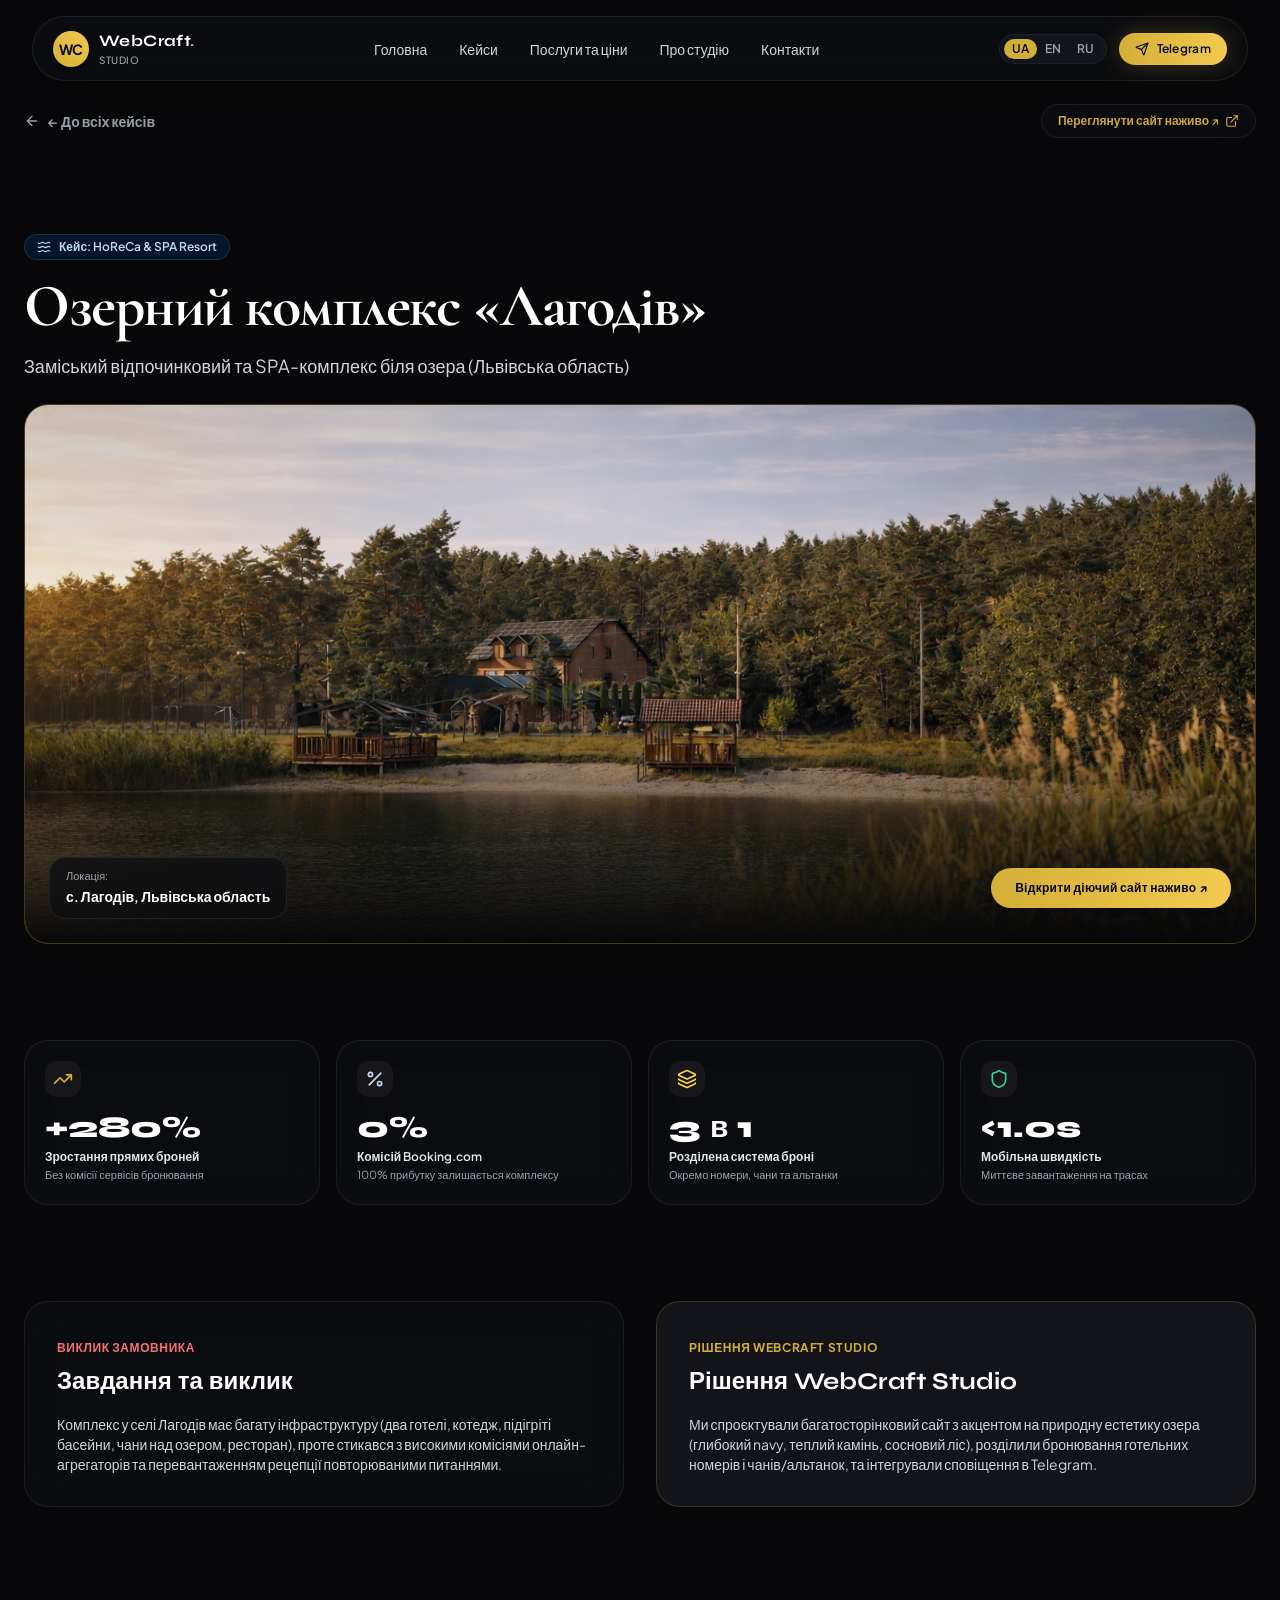
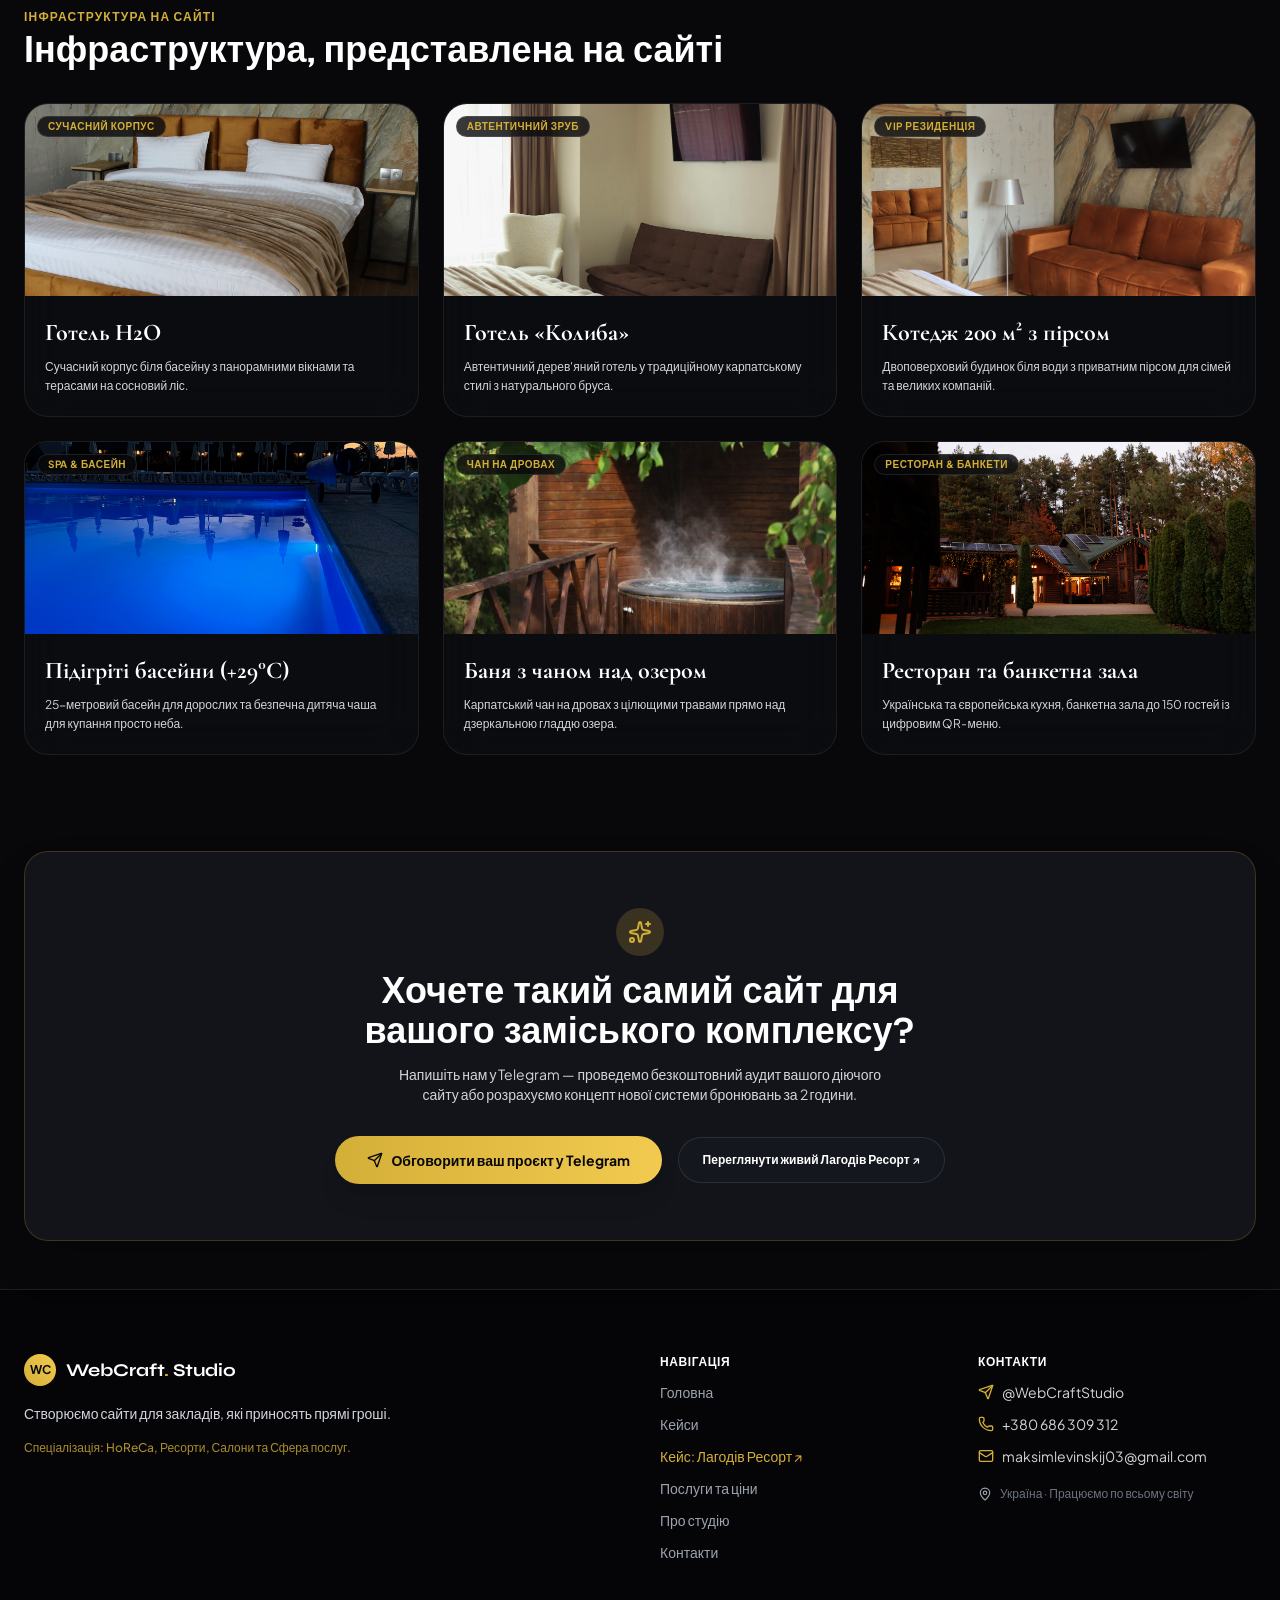
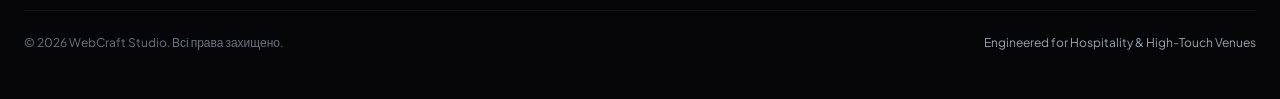
<file: cases/lagodiv.html>
<!DOCTYPE html><html lang="uk"><head><meta charSet="utf-8"/><meta name="viewport" content="width=device-width, initial-scale=1, maximum-scale=5"/><link rel="preload" as="image" href="/images/lagodiv/landscape-01.png" fetchPriority="high"/><link rel="stylesheet" href="/_next/static/css/c9e089760a073dc9.css" data-precedence="next"/><link rel="preload" as="script" fetchPriority="low" href="/_next/static/chunks/webpack-616e068a201ad621.js"/><script src="/_next/static/chunks/fd9d1056-450696502a099a01.js" async=""></script><script src="/_next/static/chunks/117-386599abd6561c18.js" async=""></script><script src="/_next/static/chunks/main-app-350aa65ad3a2db14.js" async=""></script><script src="/_next/static/chunks/810-78a544f3c4d2adeb.js" async=""></script><script src="/_next/static/chunks/387-c9989473ed3f0b67.js" async=""></script><script src="/_next/static/chunks/219-7cf36a3cb1a6b842.js" async=""></script><script src="/_next/static/chunks/app/cases/lagodiv/page-1641e3922b8e9b39.js" async=""></script><script src="/_next/static/chunks/app/layout-6fefa729b7c868f8.js" async=""></script><meta name="theme-color" content="#08080A"/><title>WebCraft Studio — Сайти для закладів, готелів та ресортів</title><meta name="description" content="Створюємо преміальні комерційні сайти для готелів, відпочинкових комплексів, барбершопів та ресторанів із прямим бронюванням без комісій посередників. Авторський кейс Озерний комплекс «Лагодів»."/><meta name="author" content="WebCraft Studio"/><meta name="keywords" content="WebCraft Studio,сайти для закладів,сайт для ресторану,сайт для готелю,Лагодів Ресорт,сайт для барбершопу,веб-студія Львів,створення сайтів"/><meta property="og:title" content="WebCraft Studio — Сайти для закладів та ресортів"/><meta property="og:description" content="Преміальні веб-рішення з високою конверсією для готелів, ресторанів та сфери послуг."/><meta property="og:site_name" content="WebCraft Studio"/><meta property="og:locale" content="uk_UA"/><meta property="og:type" content="website"/><meta name="twitter:card" content="summary"/><meta name="twitter:title" content="WebCraft Studio — Сайти для закладів та ресортів"/><meta name="twitter:description" content="Преміальні веб-рішення з високою конверсією для готелів, ресторанів та сфери послуг."/><script src="/_next/static/chunks/polyfills-42372ed130431b0a.js" noModule=""></script></head><body class="antialiased bg-obsidian text-white selection:bg-gold selection:text-obsidian"><header class="fixed top-0 left-0 right-0 z-50 px-4 sm:px-8 pt-4 pb-2 transition-all"><div class="max-w-7xl mx-auto flex items-center justify-between px-5 py-3 rounded-full glass-panel shadow-2xl"><a class="flex items-center gap-2.5 group" href="/"><div class="w-9 h-9 rounded-full bg-gradient-to-tr from-gold to-gold-light flex items-center justify-center text-obsidian font-bold text-sm tracking-tighter shadow-md group-hover:scale-105 transition-transform">WC</div><div class="flex flex-col"><span class="font-syne font-bold text-base tracking-wide text-white group-hover:text-gold transition-colors">WebCraft<span class="text-gold">.</span></span><span class="text-[10px] text-gray-400 tracking-wider uppercase font-medium hidden sm:inline">Studio</span></div></a><nav class="hidden md:flex items-center gap-6 lg:gap-8"><a class="text-sm font-medium transition-colors hover:text-gold text-gray-300" href="/">Головна</a><a class="text-sm font-medium transition-colors hover:text-gold text-gray-300" href="/cases">Кейси</a><a class="text-sm font-medium transition-colors hover:text-gold text-gray-300" href="/services">Послуги та ціни</a><a class="text-sm font-medium transition-colors hover:text-gold text-gray-300" href="/about">Про студію</a><a class="text-sm font-medium transition-colors hover:text-gold text-gray-300" href="/contacts">Контакти</a></nav><div class="flex items-center gap-3"><div class="flex items-center bg-surface-2/80 rounded-full p-1 border border-white/5 text-xs"><button class="px-2 py-0.5 rounded-full uppercase transition-all font-semibold bg-gold text-obsidian shadow-sm">ua</button><button class="px-2 py-0.5 rounded-full uppercase transition-all font-semibold text-gray-400 hover:text-white">en</button><button class="px-2 py-0.5 rounded-full uppercase transition-all font-semibold text-gray-400 hover:text-white">ru</button></div><a href="https://t.me/WebCraftStudio" target="_blank" rel="noopener noreferrer" class="hidden sm:inline-flex items-center gap-2 px-4 py-2 rounded-full bg-gradient-to-r from-gold to-gold-light text-obsidian font-semibold text-xs tracking-wide shadow-lg hover:brightness-110 transition-all hover:scale-[1.02] gold-glow"><svg xmlns="http://www.w3.org/2000/svg" width="24" height="24" viewBox="0 0 24 24" fill="none" stroke="currentColor" stroke-width="2" stroke-linecap="round" stroke-linejoin="round" class="lucide lucide-send w-3.5 h-3.5" aria-hidden="true"><path d="M14.536 21.686a.5.5 0 0 0 .937-.024l6.5-19a.496.496 0 0 0-.635-.635l-19 6.5a.5.5 0 0 0-.024.937l7.93 3.18a2 2 0 0 1 1.112 1.11z"></path><path d="m21.854 2.147-10.94 10.939"></path></svg><span>Telegram</span></a><button class="md:hidden p-2 text-gray-300 hover:text-white" aria-label="Toggle menu"><svg xmlns="http://www.w3.org/2000/svg" width="24" height="24" viewBox="0 0 24 24" fill="none" stroke="currentColor" stroke-width="2" stroke-linecap="round" stroke-linejoin="round" class="lucide lucide-menu w-6 h-6" aria-hidden="true"><path d="M4 5h16"></path><path d="M4 12h16"></path><path d="M4 19h16"></path></svg></button></div></div></header><main class="min-h-screen pt-24 pb-12"><div class="max-w-7xl mx-auto px-4 sm:px-6 flex flex-col gap-16 sm:gap-24"><div class="flex items-center justify-between pt-2"><a class="inline-flex items-center gap-2 text-xs sm:text-sm font-semibold text-gray-400 hover:text-gold transition-colors" href="/cases"><svg xmlns="http://www.w3.org/2000/svg" width="24" height="24" viewBox="0 0 24 24" fill="none" stroke="currentColor" stroke-width="2" stroke-linecap="round" stroke-linejoin="round" class="lucide lucide-arrow-left w-4 h-4" aria-hidden="true"><path d="m12 19-7-7 7-7"></path><path d="M19 12H5"></path></svg><span>← До всіх кейсів</span></a><a href="https://webcraftstudiosite01-rgb.github.io/lagodiv/" target="_blank" rel="noopener noreferrer" class="inline-flex items-center gap-1.5 px-4 py-2 rounded-full glass-panel text-gold hover:text-white text-xs font-semibold border border-gold/30 hover:border-gold transition-all"><span>Переглянути сайт наживо ↗</span><svg xmlns="http://www.w3.org/2000/svg" width="24" height="24" viewBox="0 0 24 24" fill="none" stroke="currentColor" stroke-width="2" stroke-linecap="round" stroke-linejoin="round" class="lucide lucide-external-link w-3.5 h-3.5" aria-hidden="true"><path d="M15 3h6v6"></path><path d="M10 14 21 3"></path><path d="M18 13v6a2 2 0 0 1-2 2H5a2 2 0 0 1-2-2V8a2 2 0 0 1 2-2h6"></path></svg></a></div><section class="flex flex-col gap-6"><div class="max-w-3xl"><div class="inline-flex items-center gap-2 px-3 py-1 rounded-full bg-lake-950/80 border border-lake-500/30 text-lake-200 text-xs font-semibold mb-4"><svg xmlns="http://www.w3.org/2000/svg" width="24" height="24" viewBox="0 0 24 24" fill="none" stroke="currentColor" stroke-width="2" stroke-linecap="round" stroke-linejoin="round" class="lucide lucide-waves-horizontal lucide-waves w-3.5 h-3.5 text-lake-200" aria-hidden="true"><path d="M2 12q2.5 2 5 0t5 0 5 0 5 0"></path><path d="M2 19q2.5 2 5 0t5 0 5 0 5 0"></path><path d="M2 5q2.5 2 5 0t5 0 5 0 5 0"></path></svg><span>Кейс: HoReCa &amp; SPA Resort</span></div><h1 class="font-cormorant font-bold text-4xl sm:text-6xl text-white tracking-tight leading-none">Озерний комплекс «Лагодів»</h1><p class="font-jakarta text-base sm:text-lg text-gray-300 mt-4 leading-relaxed">Заміський відпочинковий та SPA-комплекс біля озера (Львівська область)</p></div><div class="relative w-full h-[340px] sm:h-[540px] rounded-3xl overflow-hidden border border-gold/30 shadow-2xl"><img alt="Озерний комплекс Лагодів панорама озера" fetchPriority="high" decoding="async" data-nimg="fill" class="object-cover" style="position:absolute;height:100%;width:100%;left:0;top:0;right:0;bottom:0;color:transparent" src="/images/lagodiv/landscape-01.png"/><div class="absolute inset-0 bg-gradient-to-t from-obsidian via-transparent to-black/20"></div><div class="absolute bottom-6 left-6 right-6 flex flex-col sm:flex-row items-start sm:items-center justify-between gap-4"><div class="glass-panel px-4 py-2.5 rounded-2xl border border-white/10"><span class="text-[11px] text-gray-400 block">Локація:</span><span class="text-xs sm:text-sm font-semibold text-white">с. Лагодів, Львівська область</span></div><a href="https://webcraftstudiosite01-rgb.github.io/lagodiv/" target="_blank" rel="noopener noreferrer" class="inline-flex items-center gap-2 px-6 py-3 rounded-full bg-gradient-to-r from-gold to-gold-light text-obsidian font-bold text-xs tracking-wide shadow-xl hover:scale-105 transition-all"><span>Відкрити діючий сайт наживо ↗</span></a></div></div></section><section class="grid grid-cols-2 lg:grid-cols-4 gap-4"><div class="glass-panel p-5 rounded-3xl border border-white/5 hover:border-gold/30 transition-all"><div class="p-2 rounded-xl bg-white/5 w-fit mb-3"><svg xmlns="http://www.w3.org/2000/svg" width="24" height="24" viewBox="0 0 24 24" fill="none" stroke="currentColor" stroke-width="2" stroke-linecap="round" stroke-linejoin="round" class="lucide lucide-trending-up w-5 h-5 text-gold" aria-hidden="true"><path d="M16 7h6v6"></path><path d="m22 7-8.5 8.5-5-5L2 17"></path></svg></div><span class="font-syne font-extrabold text-2xl sm:text-3xl text-white">+280%</span><div class="text-xs font-semibold text-gray-200 mt-1">Зростання прямих броней</div><div class="text-[11px] text-gray-400 mt-0.5">Без комісії сервісів бронювання</div></div><div class="glass-panel p-5 rounded-3xl border border-white/5 hover:border-gold/30 transition-all"><div class="p-2 rounded-xl bg-white/5 w-fit mb-3"><svg xmlns="http://www.w3.org/2000/svg" width="24" height="24" viewBox="0 0 24 24" fill="none" stroke="currentColor" stroke-width="2" stroke-linecap="round" stroke-linejoin="round" class="lucide lucide-percent w-5 h-5 text-lake-200" aria-hidden="true"><line x1="19" x2="5" y1="5" y2="19"></line><circle cx="6.5" cy="6.5" r="2.5"></circle><circle cx="17.5" cy="17.5" r="2.5"></circle></svg></div><span class="font-syne font-extrabold text-2xl sm:text-3xl text-white">0%</span><div class="text-xs font-semibold text-gray-200 mt-1">Комісій Booking.com</div><div class="text-[11px] text-gray-400 mt-0.5">100% прибутку залишається комплексу</div></div><div class="glass-panel p-5 rounded-3xl border border-white/5 hover:border-gold/30 transition-all"><div class="p-2 rounded-xl bg-white/5 w-fit mb-3"><svg xmlns="http://www.w3.org/2000/svg" width="24" height="24" viewBox="0 0 24 24" fill="none" stroke="currentColor" stroke-width="2" stroke-linecap="round" stroke-linejoin="round" class="lucide lucide-layers lucide-layers-3 w-5 h-5 text-amber-300" aria-hidden="true"><path d="M12.83 2.18a2 2 0 0 0-1.66 0L2.6 6.08a1 1 0 0 0 0 1.83l8.58 3.91a2 2 0 0 0 1.66 0l8.58-3.9a1 1 0 0 0 0-1.83z"></path><path d="M2 12a1 1 0 0 0 .58.91l8.6 3.91a2 2 0 0 0 1.65 0l8.58-3.9A1 1 0 0 0 22 12"></path><path d="M2 17a1 1 0 0 0 .58.91l8.6 3.91a2 2 0 0 0 1.65 0l8.58-3.9A1 1 0 0 0 22 17"></path></svg></div><span class="font-syne font-extrabold text-2xl sm:text-3xl text-white">3 в 1</span><div class="text-xs font-semibold text-gray-200 mt-1">Розділена система броні</div><div class="text-[11px] text-gray-400 mt-0.5">Окремо номери, чани та альтанки</div></div><div class="glass-panel p-5 rounded-3xl border border-white/5 hover:border-gold/30 transition-all"><div class="p-2 rounded-xl bg-white/5 w-fit mb-3"><svg xmlns="http://www.w3.org/2000/svg" width="24" height="24" viewBox="0 0 24 24" fill="none" stroke="currentColor" stroke-width="2" stroke-linecap="round" stroke-linejoin="round" class="lucide lucide-shield w-5 h-5 text-emerald-400" aria-hidden="true"><path d="M20 13c0 5-3.5 7.5-7.66 8.95a1 1 0 0 1-.67-.01C7.5 20.5 4 18 4 13V6a1 1 0 0 1 1-1c2 0 4.5-1.2 6.24-2.72a1.17 1.17 0 0 1 1.52 0C14.51 3.81 17 5 19 5a1 1 0 0 1 1 1z"></path></svg></div><span class="font-syne font-extrabold text-2xl sm:text-3xl text-white">&lt;1.0s</span><div class="text-xs font-semibold text-gray-200 mt-1">Мобільна швидкість</div><div class="text-[11px] text-gray-400 mt-0.5">Миттєве завантаження на трасах</div></div></section><section class="grid grid-cols-1 md:grid-cols-2 gap-8"><div class="glass-panel p-8 rounded-3xl border border-red-500/20"><span class="text-xs uppercase tracking-wider text-red-400 font-bold">Виклик замовника</span><h3 class="font-syne font-bold text-xl sm:text-2xl text-white mt-2">Завдання та виклик</h3><p class="text-xs sm:text-sm text-gray-300 mt-4 leading-relaxed">Комплекс у селі Лагодів має багату інфраструктуру (два готелі, котедж, підігріті басейни, чани над озером, ресторан), проте стикався з високими комісіями онлайн-агрегаторів та перевантаженням рецепції повторюваними питаннями.</p></div><div class="glass-panel-elevated p-8 rounded-3xl border border-gold/30"><span class="text-xs uppercase tracking-wider text-gold font-bold">Рішення WebCraft Studio</span><h3 class="font-syne font-bold text-xl sm:text-2xl text-white mt-2">Рішення WebCraft Studio</h3><p class="text-xs sm:text-sm text-gray-300 mt-4 leading-relaxed">Ми спроєктували багатосторінковий сайт з акцентом на природну естетику озера (глибокий navy, теплий камінь, сосновий ліс), розділили бронювання готельних номерів і чанів/альтанок, та інтегрували сповіщення в Telegram.</p></div></section><section class="flex flex-col gap-8"><div><span class="text-xs uppercase tracking-widest text-gold font-bold">Інфраструктура на сайті</span><h2 class="font-syne font-bold text-2xl sm:text-4xl text-white mt-1">Інфраструктура, представлена на сайті</h2></div><div class="grid grid-cols-1 sm:grid-cols-2 lg:grid-cols-3 gap-6"><div class="glass-panel rounded-3xl overflow-hidden border border-white/10 hover:border-gold/40 transition-all flex flex-col group"><div class="relative h-48 w-full overflow-hidden"><img alt="Готель H2O" loading="lazy" decoding="async" data-nimg="fill" class="object-cover group-hover:scale-105 transition-transform duration-500" style="position:absolute;height:100%;width:100%;left:0;top:0;right:0;bottom:0;color:transparent" src="/images/lagodiv/h2o-room.jpg"/><div class="absolute top-3 left-3 px-2.5 py-0.5 rounded-full bg-obsidian/80 backdrop-blur-md text-gold text-[10px] font-bold uppercase tracking-wider border border-white/10">Сучасний корпус</div></div><div class="p-5 flex-1 flex flex-col justify-between"><div><h4 class="font-cormorant font-bold text-2xl text-white leading-snug">Готель H2O</h4><p class="text-xs text-gray-300 mt-2 leading-relaxed">Сучасний корпус біля басейну з панорамними вікнами та терасами на сосновий ліс.</p></div></div></div><div class="glass-panel rounded-3xl overflow-hidden border border-white/10 hover:border-gold/40 transition-all flex flex-col group"><div class="relative h-48 w-full overflow-hidden"><img alt="Готель «Колиба»" loading="lazy" decoding="async" data-nimg="fill" class="object-cover group-hover:scale-105 transition-transform duration-500" style="position:absolute;height:100%;width:100%;left:0;top:0;right:0;bottom:0;color:transparent" src="/images/lagodiv/koliba-room.jpg"/><div class="absolute top-3 left-3 px-2.5 py-0.5 rounded-full bg-obsidian/80 backdrop-blur-md text-gold text-[10px] font-bold uppercase tracking-wider border border-white/10">Автентичний зруб</div></div><div class="p-5 flex-1 flex flex-col justify-between"><div><h4 class="font-cormorant font-bold text-2xl text-white leading-snug">Готель «Колиба»</h4><p class="text-xs text-gray-300 mt-2 leading-relaxed">Автентичний дерев&#x27;яний готель у традиційному карпатському стилі з натурального бруса.</p></div></div></div><div class="glass-panel rounded-3xl overflow-hidden border border-white/10 hover:border-gold/40 transition-all flex flex-col group"><div class="relative h-48 w-full overflow-hidden"><img alt="Котедж 200 м² з пірсом" loading="lazy" decoding="async" data-nimg="fill" class="object-cover group-hover:scale-105 transition-transform duration-500" style="position:absolute;height:100%;width:100%;left:0;top:0;right:0;bottom:0;color:transparent" src="/images/lagodiv/cottage.jpg"/><div class="absolute top-3 left-3 px-2.5 py-0.5 rounded-full bg-obsidian/80 backdrop-blur-md text-gold text-[10px] font-bold uppercase tracking-wider border border-white/10">VIP Резиденція</div></div><div class="p-5 flex-1 flex flex-col justify-between"><div><h4 class="font-cormorant font-bold text-2xl text-white leading-snug">Котедж 200 м² з пірсом</h4><p class="text-xs text-gray-300 mt-2 leading-relaxed">Двоповерховий будинок біля води з приватним пірсом для сімей та великих компаній.</p></div></div></div><div class="glass-panel rounded-3xl overflow-hidden border border-white/10 hover:border-gold/40 transition-all flex flex-col group"><div class="relative h-48 w-full overflow-hidden"><img alt="Підігріті басейни (+29°C)" loading="lazy" decoding="async" data-nimg="fill" class="object-cover group-hover:scale-105 transition-transform duration-500" style="position:absolute;height:100%;width:100%;left:0;top:0;right:0;bottom:0;color:transparent" src="/images/lagodiv/pool-main.jpg"/><div class="absolute top-3 left-3 px-2.5 py-0.5 rounded-full bg-obsidian/80 backdrop-blur-md text-gold text-[10px] font-bold uppercase tracking-wider border border-white/10">SPA &amp; Басейн</div></div><div class="p-5 flex-1 flex flex-col justify-between"><div><h4 class="font-cormorant font-bold text-2xl text-white leading-snug">Підігріті басейни (+29°C)</h4><p class="text-xs text-gray-300 mt-2 leading-relaxed">25-метровий басейн для дорослих та безпечна дитяча чаша для купання просто неба.</p></div></div></div><div class="glass-panel rounded-3xl overflow-hidden border border-white/10 hover:border-gold/40 transition-all flex flex-col group"><div class="relative h-48 w-full overflow-hidden"><img alt="Баня з чаном над озером" loading="lazy" decoding="async" data-nimg="fill" class="object-cover group-hover:scale-105 transition-transform duration-500" style="position:absolute;height:100%;width:100%;left:0;top:0;right:0;bottom:0;color:transparent" src="/images/lagodiv/banya-chan.png"/><div class="absolute top-3 left-3 px-2.5 py-0.5 rounded-full bg-obsidian/80 backdrop-blur-md text-gold text-[10px] font-bold uppercase tracking-wider border border-white/10">Чан на дровах</div></div><div class="p-5 flex-1 flex flex-col justify-between"><div><h4 class="font-cormorant font-bold text-2xl text-white leading-snug">Баня з чаном над озером</h4><p class="text-xs text-gray-300 mt-2 leading-relaxed">Карпатський чан на дровах з цілющими травами прямо над дзеркальною гладдю озера.</p></div></div></div><div class="glass-panel rounded-3xl overflow-hidden border border-white/10 hover:border-gold/40 transition-all flex flex-col group"><div class="relative h-48 w-full overflow-hidden"><img alt="Ресторан та банкетна зала" loading="lazy" decoding="async" data-nimg="fill" class="object-cover group-hover:scale-105 transition-transform duration-500" style="position:absolute;height:100%;width:100%;left:0;top:0;right:0;bottom:0;color:transparent" src="/images/lagodiv/restoran.jpg"/><div class="absolute top-3 left-3 px-2.5 py-0.5 rounded-full bg-obsidian/80 backdrop-blur-md text-gold text-[10px] font-bold uppercase tracking-wider border border-white/10">Ресторан &amp; Банкети</div></div><div class="p-5 flex-1 flex flex-col justify-between"><div><h4 class="font-cormorant font-bold text-2xl text-white leading-snug">Ресторан та банкетна зала</h4><p class="text-xs text-gray-300 mt-2 leading-relaxed">Українська та європейська кухня, банкетна зала до 150 гостей із цифровим QR-меню.</p></div></div></div></div></section><section class="glass-panel-elevated p-8 sm:p-14 rounded-3xl border border-gold/40 text-center flex flex-col items-center shadow-2xl relative overflow-hidden"><div class="w-12 h-12 rounded-full bg-gold/20 flex items-center justify-center text-gold mb-4"><svg xmlns="http://www.w3.org/2000/svg" width="24" height="24" viewBox="0 0 24 24" fill="none" stroke="currentColor" stroke-width="2" stroke-linecap="round" stroke-linejoin="round" class="lucide lucide-sparkles lucide-stars w-6 h-6" aria-hidden="true"><path d="M11.017 2.814a1 1 0 0 1 1.966 0l1.051 5.558a2 2 0 0 0 1.594 1.594l5.558 1.051a1 1 0 0 1 0 1.966l-5.558 1.051a2 2 0 0 0-1.594 1.594l-1.051 5.558a1 1 0 0 1-1.966 0l-1.051-5.558a2 2 0 0 0-1.594-1.594l-5.558-1.051a1 1 0 0 1 0-1.966l5.558-1.051a2 2 0 0 0 1.594-1.594z"></path><path d="M20 2v4"></path><path d="M22 4h-4"></path><circle cx="4" cy="20" r="2"></circle></svg></div><h2 class="font-syne font-bold text-2xl sm:text-4xl text-white max-w-xl">Хочете такий самий сайт для вашого заміського комплексу?</h2><p class="text-xs sm:text-sm text-gray-300 mt-3 max-w-lg">Напишіть нам у Telegram — проведемо безкоштовний аудит вашого діючого сайту або розрахуємо концепт нової системи бронювань за 2 години.</p><div class="mt-8 flex flex-col sm:flex-row items-center gap-4"><a href="https://t.me/WebCraftStudio" target="_blank" rel="noopener noreferrer" class="inline-flex items-center gap-2 px-8 py-3.5 rounded-full bg-gradient-to-r from-gold to-gold-light text-obsidian font-bold text-sm shadow-xl hover:scale-105 transition-all"><svg xmlns="http://www.w3.org/2000/svg" width="24" height="24" viewBox="0 0 24 24" fill="none" stroke="currentColor" stroke-width="2" stroke-linecap="round" stroke-linejoin="round" class="lucide lucide-send w-4 h-4" aria-hidden="true"><path d="M14.536 21.686a.5.5 0 0 0 .937-.024l6.5-19a.496.496 0 0 0-.635-.635l-19 6.5a.5.5 0 0 0-.024.937l7.93 3.18a2 2 0 0 1 1.112 1.11z"></path><path d="m21.854 2.147-10.94 10.939"></path></svg><span>Обговорити ваш проєкт у Telegram</span></a><a href="https://webcraftstudiosite01-rgb.github.io/lagodiv/" target="_blank" rel="noopener noreferrer" class="inline-flex items-center gap-1.5 px-6 py-3.5 rounded-full bg-surface-2 text-white text-xs font-semibold border border-white/10 hover:border-gold/40"><span>Переглянути живий Лагодів Ресорт ↗</span></a></div></section></div></main><div class="fixed bottom-0 left-0 right-0 z-50 p-3 md:hidden pointer-events-none"><div class="max-w-md mx-auto glass-panel-elevated rounded-2xl p-2 flex items-center gap-2 pointer-events-auto border border-gold/30 shadow-[0_10px_30px_rgba(0,0,0,0.8)]"><a href="https://t.me/WebCraftStudio" target="_blank" rel="noopener noreferrer" class="flex-1 flex items-center justify-center gap-2 py-3 px-4 rounded-xl bg-gradient-to-r from-gold to-gold-light text-obsidian font-bold text-xs tracking-wide shadow-md active:scale-95 transition-transform"><svg xmlns="http://www.w3.org/2000/svg" width="24" height="24" viewBox="0 0 24 24" fill="none" stroke="currentColor" stroke-width="2" stroke-linecap="round" stroke-linejoin="round" class="lucide lucide-send w-4 h-4" aria-hidden="true"><path d="M14.536 21.686a.5.5 0 0 0 .937-.024l6.5-19a.496.496 0 0 0-.635-.635l-19 6.5a.5.5 0 0 0-.024.937l7.93 3.18a2 2 0 0 1 1.112 1.11z"></path><path d="m21.854 2.147-10.94 10.939"></path></svg><span>Telegram</span></a><a href="tel:+380686309312" class="flex items-center justify-center gap-2 py-3 px-4 rounded-xl bg-surface-2 text-white font-semibold text-xs border border-white/10 active:scale-95 transition-transform hover:border-gold/40"><svg xmlns="http://www.w3.org/2000/svg" width="24" height="24" viewBox="0 0 24 24" fill="none" stroke="currentColor" stroke-width="2" stroke-linecap="round" stroke-linejoin="round" class="lucide lucide-phone-call w-4 h-4 text-gold" aria-hidden="true"><path d="M13 2a9 9 0 0 1 9 9"></path><path d="M13 6a5 5 0 0 1 5 5"></path><path d="M13.832 16.568a1 1 0 0 0 1.213-.303l.355-.465A2 2 0 0 1 17 15h3a2 2 0 0 1 2 2v3a2 2 0 0 1-2 2A18 18 0 0 1 2 4a2 2 0 0 1 2-2h3a2 2 0 0 1 2 2v3a2 2 0 0 1-.8 1.6l-.468.351a1 1 0 0 0-.292 1.233 14 14 0 0 0 6.392 6.384"></path></svg><span>Подзвонити</span></a></div></div><footer class="border-t border-white/10 bg-obsidian-dark text-gray-400 pt-16 pb-24 md:pb-12 px-6"><div class="max-w-7xl mx-auto grid grid-cols-1 md:grid-cols-4 gap-10"><div class="md:col-span-2 flex flex-col gap-4"><a class="flex items-center gap-2.5" href="/"><div class="w-8 h-8 rounded-full bg-gradient-to-tr from-gold to-gold-light flex items-center justify-center text-obsidian font-bold text-xs">WC</div><span class="font-syne font-bold text-lg text-white">WebCraft<span class="text-gold">.</span> Studio</span></a><p class="text-sm text-gray-300 max-w-md leading-relaxed">Створюємо сайти для закладів, які приносять прямі гроші.</p><p class="text-xs text-gold/80 font-medium">Спеціалізація: HoReCa, Ресорти, Салони та Сфера послуг.</p></div><div class="flex flex-col gap-3"><span class="text-xs uppercase tracking-wider text-white font-bold">Навігація</span><a class="text-sm hover:text-gold transition-colors" href="/">Головна</a><a class="text-sm hover:text-gold transition-colors" href="/cases">Кейси</a><a class="text-sm text-gold hover:underline" href="/cases/lagodiv">Кейс: Лагодів Ресорт ↗</a><a class="text-sm hover:text-gold transition-colors" href="/services">Послуги та ціни</a><a class="text-sm hover:text-gold transition-colors" href="/about">Про студію</a><a class="text-sm hover:text-gold transition-colors" href="/contacts">Контакти</a></div><div class="flex flex-col gap-3"><span class="text-xs uppercase tracking-wider text-white font-bold">Контакти</span><a href="https://t.me/WebCraftStudio" target="_blank" rel="noopener noreferrer" class="flex items-center gap-2 text-sm text-gray-300 hover:text-gold transition-colors"><svg xmlns="http://www.w3.org/2000/svg" width="24" height="24" viewBox="0 0 24 24" fill="none" stroke="currentColor" stroke-width="2" stroke-linecap="round" stroke-linejoin="round" class="lucide lucide-send w-4 h-4 text-gold" aria-hidden="true"><path d="M14.536 21.686a.5.5 0 0 0 .937-.024l6.5-19a.496.496 0 0 0-.635-.635l-19 6.5a.5.5 0 0 0-.024.937l7.93 3.18a2 2 0 0 1 1.112 1.11z"></path><path d="m21.854 2.147-10.94 10.939"></path></svg><span>@WebCraftStudio</span></a><a href="tel:+380686309312" class="flex items-center gap-2 text-sm text-gray-300 hover:text-gold transition-colors"><svg xmlns="http://www.w3.org/2000/svg" width="24" height="24" viewBox="0 0 24 24" fill="none" stroke="currentColor" stroke-width="2" stroke-linecap="round" stroke-linejoin="round" class="lucide lucide-phone w-4 h-4 text-gold" aria-hidden="true"><path d="M13.832 16.568a1 1 0 0 0 1.213-.303l.355-.465A2 2 0 0 1 17 15h3a2 2 0 0 1 2 2v3a2 2 0 0 1-2 2A18 18 0 0 1 2 4a2 2 0 0 1 2-2h3a2 2 0 0 1 2 2v3a2 2 0 0 1-.8 1.6l-.468.351a1 1 0 0 0-.292 1.233 14 14 0 0 0 6.392 6.384"></path></svg><span>+380 686 309 312</span></a><a href="mailto:maksimlevinskij03@gmail.com" class="flex items-center gap-2 text-sm text-gray-300 hover:text-gold transition-colors"><svg xmlns="http://www.w3.org/2000/svg" width="24" height="24" viewBox="0 0 24 24" fill="none" stroke="currentColor" stroke-width="2" stroke-linecap="round" stroke-linejoin="round" class="lucide lucide-mail w-4 h-4 text-gold" aria-hidden="true"><path d="m22 7-8.991 5.727a2 2 0 0 1-2.009 0L2 7"></path><rect x="2" y="4" width="20" height="16" rx="2"></rect></svg><span>maksimlevinskij03@gmail.com</span></a><div class="flex items-center gap-2 text-xs text-gray-500 mt-2"><svg xmlns="http://www.w3.org/2000/svg" width="24" height="24" viewBox="0 0 24 24" fill="none" stroke="currentColor" stroke-width="2" stroke-linecap="round" stroke-linejoin="round" class="lucide lucide-map-pin w-3.5 h-3.5 text-gray-400" aria-hidden="true"><path d="M20 10c0 4.993-5.539 10.193-7.399 11.799a1 1 0 0 1-1.202 0C9.539 20.193 4 14.993 4 10a8 8 0 0 1 16 0"></path><circle cx="12" cy="10" r="3"></circle></svg><span>Україна · Працюємо по всьому світу</span></div></div></div><div class="max-w-7xl mx-auto border-t border-white/5 mt-12 pt-6 flex flex-col sm:flex-row items-center justify-between text-xs text-gray-500 gap-3"><span>© <!-- -->2026<!-- --> WebCraft Studio. <!-- -->Всі права захищено.</span><span class="text-gray-400">Engineered for Hospitality &amp; High-Touch Venues</span></div></footer><script src="/_next/static/chunks/webpack-616e068a201ad621.js" async=""></script><script>(self.__next_f=self.__next_f||[]).push([0]);self.__next_f.push([2,null])</script><script>self.__next_f.push([1,"1:HL[\"/_next/static/css/c9e089760a073dc9.css\",\"style\"]\n"])</script><script>self.__next_f.push([1,"2:I[2846,[],\"\"]\n4:I[9107,[],\"ClientPageRoot\"]\n5:I[5208,[\"810\",\"static/chunks/810-78a544f3c4d2adeb.js\",\"387\",\"static/chunks/387-c9989473ed3f0b67.js\",\"219\",\"static/chunks/219-7cf36a3cb1a6b842.js\",\"332\",\"static/chunks/app/cases/lagodiv/page-1641e3922b8e9b39.js\"],\"default\",1]\n6:I[4707,[],\"\"]\n7:I[6423,[],\"\"]\n8:I[3219,[\"810\",\"static/chunks/810-78a544f3c4d2adeb.js\",\"219\",\"static/chunks/219-7cf36a3cb1a6b842.js\",\"185\",\"static/chunks/app/layout-6fefa729b7c868f8.js\"],\"LanguageProvider\"]\n9:I[3510,[\"810\",\"static/chunks/810-78a544f3c4d2adeb.js\",\"219\",\"static/chunks/219-7cf36a3cb1a6b842.js\",\"185\",\"static/chunks/app/layout-6fefa729b7c868f8.js\"],\"Navbar\"]\na:I[9829,[\"810\",\"static/chunks/810-78a544f3c4d2adeb.js\",\"219\",\"static/chunks/219-7cf36a3cb1a6b842.js\",\"185\",\"static/chunks/app/layout-6fefa729b7c868f8.js\"],\"ConciergeDock\"]\nb:I[8063,[\"810\",\"static/chunks/810-78a544f3c4d2adeb.js\",\"219\",\"static/chunks/219-7cf36a3cb1a6b842.js\",\"185\",\"static/chunks/app/layout-6fefa729b7c868f8.js\"],\"Footer\"]\nd:I[1060,[],\"\"]\ne:[]\n"])</script><script>self.__next_f.push([1,"0:[\"$\",\"$L2\",null,{\"buildId\":\"ofQTqP8ZZ-AyzOG1fpEt8\",\"assetPrefix\":\"\",\"urlParts\":[\"\",\"cases\",\"lagodiv\"],\"initialTree\":[\"\",{\"children\":[\"cases\",{\"children\":[\"lagodiv\",{\"children\":[\"__PAGE__\",{}]}]}]},\"$undefined\",\"$undefined\",true],\"initialSeedData\":[\"\",{\"children\":[\"cases\",{\"children\":[\"lagodiv\",{\"children\":[\"__PAGE__\",{},[[\"$L3\",[\"$\",\"$L4\",null,{\"props\":{\"params\":{},\"searchParams\":{}},\"Component\":\"$5\"}],null],null],null]},[null,[\"$\",\"$L6\",null,{\"parallelRouterKey\":\"children\",\"segmentPath\":[\"children\",\"cases\",\"children\",\"lagodiv\",\"children\"],\"error\":\"$undefined\",\"errorStyles\":\"$undefined\",\"errorScripts\":\"$undefined\",\"template\":[\"$\",\"$L7\",null,{}],\"templateStyles\":\"$undefined\",\"templateScripts\":\"$undefined\",\"notFound\":\"$undefined\",\"notFoundStyles\":\"$undefined\"}]],null]},[null,[\"$\",\"$L6\",null,{\"parallelRouterKey\":\"children\",\"segmentPath\":[\"children\",\"cases\",\"children\"],\"error\":\"$undefined\",\"errorStyles\":\"$undefined\",\"errorScripts\":\"$undefined\",\"template\":[\"$\",\"$L7\",null,{}],\"templateStyles\":\"$undefined\",\"templateScripts\":\"$undefined\",\"notFound\":\"$undefined\",\"notFoundStyles\":\"$undefined\"}]],null]},[[[[\"$\",\"link\",\"0\",{\"rel\":\"stylesheet\",\"href\":\"/_next/static/css/c9e089760a073dc9.css\",\"precedence\":\"next\",\"crossOrigin\":\"$undefined\"}]],[\"$\",\"html\",null,{\"lang\":\"uk\",\"children\":[\"$\",\"body\",null,{\"className\":\"antialiased bg-obsidian text-white selection:bg-gold selection:text-obsidian\",\"children\":[\"$\",\"$L8\",null,{\"children\":[[\"$\",\"$L9\",null,{}],[\"$\",\"main\",null,{\"className\":\"min-h-screen pt-24 pb-12\",\"children\":[\"$\",\"$L6\",null,{\"parallelRouterKey\":\"children\",\"segmentPath\":[\"children\"],\"error\":\"$undefined\",\"errorStyles\":\"$undefined\",\"errorScripts\":\"$undefined\",\"template\":[\"$\",\"$L7\",null,{}],\"templateStyles\":\"$undefined\",\"templateScripts\":\"$undefined\",\"notFound\":[[\"$\",\"title\",null,{\"children\":\"404: This page could not be found.\"}],[\"$\",\"div\",null,{\"style\":{\"fontFamily\":\"system-ui,\\\"Segoe UI\\\",Roboto,Helvetica,Arial,sans-serif,\\\"Apple Color Emoji\\\",\\\"Segoe UI Emoji\\\"\",\"height\":\"100vh\",\"textAlign\":\"center\",\"display\":\"flex\",\"flexDirection\":\"column\",\"alignItems\":\"center\",\"justifyContent\":\"center\"},\"children\":[\"$\",\"div\",null,{\"children\":[[\"$\",\"style\",null,{\"dangerouslySetInnerHTML\":{\"__html\":\"body{color:#000;background:#fff;margin:0}.next-error-h1{border-right:1px solid rgba(0,0,0,.3)}@media (prefers-color-scheme:dark){body{color:#fff;background:#000}.next-error-h1{border-right:1px solid rgba(255,255,255,.3)}}\"}}],[\"$\",\"h1\",null,{\"className\":\"next-error-h1\",\"style\":{\"display\":\"inline-block\",\"margin\":\"0 20px 0 0\",\"padding\":\"0 23px 0 0\",\"fontSize\":24,\"fontWeight\":500,\"verticalAlign\":\"top\",\"lineHeight\":\"49px\"},\"children\":\"404\"}],[\"$\",\"div\",null,{\"style\":{\"display\":\"inline-block\"},\"children\":[\"$\",\"h2\",null,{\"style\":{\"fontSize\":14,\"fontWeight\":400,\"lineHeight\":\"49px\",\"margin\":0},\"children\":\"This page could not be found.\"}]}]]}]}]],\"notFoundStyles\":[]}]}],[\"$\",\"$La\",null,{}],[\"$\",\"$Lb\",null,{}]]}]}]}]],null],null],\"couldBeIntercepted\":false,\"initialHead\":[null,\"$Lc\"],\"globalErrorComponent\":\"$d\",\"missingSlots\":\"$We\"}]\n"])</script><script>self.__next_f.push([1,"c:[[\"$\",\"meta\",\"0\",{\"name\":\"viewport\",\"content\":\"width=device-width, initial-scale=1, maximum-scale=5\"}],[\"$\",\"meta\",\"1\",{\"name\":\"theme-color\",\"content\":\"#08080A\"}],[\"$\",\"meta\",\"2\",{\"charSet\":\"utf-8\"}],[\"$\",\"title\",\"3\",{\"children\":\"WebCraft Studio — Сайти для закладів, готелів та ресортів\"}],[\"$\",\"meta\",\"4\",{\"name\":\"description\",\"content\":\"Створюємо преміальні комерційні сайти для готелів, відпочинкових комплексів, барбершопів та ресторанів із прямим бронюванням без комісій посередників. Авторський кейс Озерний комплекс «Лагодів».\"}],[\"$\",\"meta\",\"5\",{\"name\":\"author\",\"content\":\"WebCraft Studio\"}],[\"$\",\"meta\",\"6\",{\"name\":\"keywords\",\"content\":\"WebCraft Studio,сайти для закладів,сайт для ресторану,сайт для готелю,Лагодів Ресорт,сайт для барбершопу,веб-студія Львів,створення сайтів\"}],[\"$\",\"meta\",\"7\",{\"property\":\"og:title\",\"content\":\"WebCraft Studio — Сайти для закладів та ресортів\"}],[\"$\",\"meta\",\"8\",{\"property\":\"og:description\",\"content\":\"Преміальні веб-рішення з високою конверсією для готелів, ресторанів та сфери послуг.\"}],[\"$\",\"meta\",\"9\",{\"property\":\"og:site_name\",\"content\":\"WebCraft Studio\"}],[\"$\",\"meta\",\"10\",{\"property\":\"og:locale\",\"content\":\"uk_UA\"}],[\"$\",\"meta\",\"11\",{\"property\":\"og:type\",\"content\":\"website\"}],[\"$\",\"meta\",\"12\",{\"name\":\"twitter:card\",\"content\":\"summary\"}],[\"$\",\"meta\",\"13\",{\"name\":\"twitter:title\",\"content\":\"WebCraft Studio — Сайти для закладів та ресортів\"}],[\"$\",\"meta\",\"14\",{\"name\":\"twitter:description\",\"content\":\"Преміальні веб-рішення з високою конверсією для готелів, ресторанів та сфери послуг.\"}]]\n"])</script><script>self.__next_f.push([1,"3:null\n"])</script></body></html>
</file>
<file: _next/static/css/c9e089760a073dc9.css>
@import url("https://fonts.googleapis.com/css2?family=Cormorant+Garamond:ital,wght@0,400;0,600;1,400;1,600&family=Plus+Jakarta+Sans:wght@300;400;500;600;700&family=Syne:wght@500;600;700;800&display=swap");*,:after,:before{--tw-border-spacing-x:0;--tw-border-spacing-y:0;--tw-translate-x:0;--tw-translate-y:0;--tw-rotate:0;--tw-skew-x:0;--tw-skew-y:0;--tw-scale-x:1;--tw-scale-y:1;--tw-pan-x: ;--tw-pan-y: ;--tw-pinch-zoom: ;--tw-scroll-snap-strictness:proximity;--tw-gradient-from-position: ;--tw-gradient-via-position: ;--tw-gradient-to-position: ;--tw-ordinal: ;--tw-slashed-zero: ;--tw-numeric-figure: ;--tw-numeric-spacing: ;--tw-numeric-fraction: ;--tw-ring-inset: ;--tw-ring-offset-width:0px;--tw-ring-offset-color:#fff;--tw-ring-color:rgba(59,130,246,.5);--tw-ring-offset-shadow:0 0 #0000;--tw-ring-shadow:0 0 #0000;--tw-shadow:0 0 #0000;--tw-shadow-colored:0 0 #0000;--tw-blur: ;--tw-brightness: ;--tw-contrast: ;--tw-grayscale: ;--tw-hue-rotate: ;--tw-invert: ;--tw-saturate: ;--tw-sepia: ;--tw-drop-shadow: ;--tw-backdrop-blur: ;--tw-backdrop-brightness: ;--tw-backdrop-contrast: ;--tw-backdrop-grayscale: ;--tw-backdrop-hue-rotate: ;--tw-backdrop-invert: ;--tw-backdrop-opacity: ;--tw-backdrop-saturate: ;--tw-backdrop-sepia: ;--tw-contain-size: ;--tw-contain-layout: ;--tw-contain-paint: ;--tw-contain-style: }::backdrop{--tw-border-spacing-x:0;--tw-border-spacing-y:0;--tw-translate-x:0;--tw-translate-y:0;--tw-rotate:0;--tw-skew-x:0;--tw-skew-y:0;--tw-scale-x:1;--tw-scale-y:1;--tw-pan-x: ;--tw-pan-y: ;--tw-pinch-zoom: ;--tw-scroll-snap-strictness:proximity;--tw-gradient-from-position: ;--tw-gradient-via-position: ;--tw-gradient-to-position: ;--tw-ordinal: ;--tw-slashed-zero: ;--tw-numeric-figure: ;--tw-numeric-spacing: ;--tw-numeric-fraction: ;--tw-ring-inset: ;--tw-ring-offset-width:0px;--tw-ring-offset-color:#fff;--tw-ring-color:rgba(59,130,246,.5);--tw-ring-offset-shadow:0 0 #0000;--tw-ring-shadow:0 0 #0000;--tw-shadow:0 0 #0000;--tw-shadow-colored:0 0 #0000;--tw-blur: ;--tw-brightness: ;--tw-contrast: ;--tw-grayscale: ;--tw-hue-rotate: ;--tw-invert: ;--tw-saturate: ;--tw-sepia: ;--tw-drop-shadow: ;--tw-backdrop-blur: ;--tw-backdrop-brightness: ;--tw-backdrop-contrast: ;--tw-backdrop-grayscale: ;--tw-backdrop-hue-rotate: ;--tw-backdrop-invert: ;--tw-backdrop-opacity: ;--tw-backdrop-saturate: ;--tw-backdrop-sepia: ;--tw-contain-size: ;--tw-contain-layout: ;--tw-contain-paint: ;--tw-contain-style: }

/*
! tailwindcss v3.4.19 | MIT License | https://tailwindcss.com
*/*,:after,:before{box-sizing:border-box;border:0 solid #e5e7eb}:after,:before{--tw-content:""}:host,html{line-height:1.5;-webkit-text-size-adjust:100%;-moz-tab-size:4;-o-tab-size:4;tab-size:4;font-family:ui-sans-serif,system-ui,sans-serif,Apple Color Emoji,Segoe UI Emoji,Segoe UI Symbol,Noto Color Emoji;font-feature-settings:normal;font-variation-settings:normal;-webkit-tap-highlight-color:transparent}body{margin:0;line-height:inherit}hr{height:0;color:inherit;border-top-width:1px}abbr:where([title]){-webkit-text-decoration:underline dotted;text-decoration:underline dotted}h1,h2,h3,h4,h5,h6{font-size:inherit;font-weight:inherit}a{color:inherit;text-decoration:inherit}b,strong{font-weight:bolder}code,kbd,pre,samp{font-family:ui-monospace,SFMono-Regular,Menlo,Monaco,Consolas,Liberation Mono,Courier New,monospace;font-feature-settings:normal;font-variation-settings:normal;font-size:1em}small{font-size:80%}sub,sup{font-size:75%;line-height:0;position:relative;vertical-align:baseline}sub{bottom:-.25em}sup{top:-.5em}table{text-indent:0;border-color:inherit;border-collapse:collapse}button,input,optgroup,select,textarea{font-family:inherit;font-feature-settings:inherit;font-variation-settings:inherit;font-size:100%;font-weight:inherit;line-height:inherit;letter-spacing:inherit;color:inherit;margin:0;padding:0}button,select{text-transform:none}button,input:where([type=button]),input:where([type=reset]),input:where([type=submit]){-webkit-appearance:button;background-color:transparent;background-image:none}:-moz-focusring{outline:auto}:-moz-ui-invalid{box-shadow:none}progress{vertical-align:baseline}::-webkit-inner-spin-button,::-webkit-outer-spin-button{height:auto}[type=search]{-webkit-appearance:textfield;outline-offset:-2px}::-webkit-search-decoration{-webkit-appearance:none}::-webkit-file-upload-button{-webkit-appearance:button;font:inherit}summary{display:list-item}blockquote,dd,dl,figure,h1,h2,h3,h4,h5,h6,hr,p,pre{margin:0}fieldset{margin:0}fieldset,legend{padding:0}menu,ol,ul{list-style:none;margin:0;padding:0}dialog{padding:0}textarea{resize:vertical}input::-moz-placeholder,textarea::-moz-placeholder{opacity:1;color:#9ca3af}input::placeholder,textarea::placeholder{opacity:1;color:#9ca3af}[role=button],button{cursor:pointer}:disabled{cursor:default}audio,canvas,embed,iframe,img,object,svg,video{display:block;vertical-align:middle}img,video{max-width:100%;height:auto}[hidden]:where(:not([hidden=until-found])){display:none}.pointer-events-none{pointer-events:none}.pointer-events-auto{pointer-events:auto}.fixed{position:fixed}.absolute{position:absolute}.relative{position:relative}.-inset-2{inset:-.5rem}.inset-0{inset:0}.inset-4{inset:1rem}.-top-3\.5{top:-.875rem}.-top-7{top:-1.75rem}.bottom-0{bottom:0}.bottom-6{bottom:1.5rem}.left-0{left:0}.left-1\/2{left:50%}.left-3{left:.75rem}.left-6{left:1.5rem}.right-0{right:0}.right-6{right:1.5rem}.top-0{top:0}.top-1\/4{top:25%}.top-3{top:.75rem}.-z-10{z-index:-10}.z-10{z-index:10}.z-20{z-index:20}.z-50{z-index:50}.mx-auto{margin-left:auto;margin-right:auto}.my-4{margin-top:1rem;margin-bottom:1rem}.mb-0\.5{margin-bottom:.125rem}.mb-1{margin-bottom:.25rem}.mb-12{margin-bottom:3rem}.mb-14{margin-bottom:3.5rem}.mb-2{margin-bottom:.5rem}.mb-3{margin-bottom:.75rem}.mb-4{margin-bottom:1rem}.mb-5{margin-bottom:1.25rem}.mb-6{margin-bottom:1.5rem}.mb-8{margin-bottom:2rem}.ml-3{margin-left:.75rem}.mt-0\.5{margin-top:.125rem}.mt-1{margin-top:.25rem}.mt-10{margin-top:2.5rem}.mt-12{margin-top:3rem}.mt-2{margin-top:.5rem}.mt-2\.5{margin-top:.625rem}.mt-3{margin-top:.75rem}.mt-4{margin-top:1rem}.mt-6{margin-top:1.5rem}.mt-8{margin-top:2rem}.line-clamp-2{overflow:hidden;display:-webkit-box;-webkit-box-orient:vertical;-webkit-line-clamp:2}.block{display:block}.flex{display:flex}.inline-flex{display:inline-flex}.grid{display:grid}.hidden{display:none}.h-1\.5{height:.375rem}.h-10{height:2.5rem}.h-12{height:3rem}.h-16{height:4rem}.h-2{height:.5rem}.h-28{height:7rem}.h-3\.5{height:.875rem}.h-4{height:1rem}.h-48{height:12rem}.h-5{height:1.25rem}.h-56{height:14rem}.h-6{height:1.5rem}.h-8{height:2rem}.h-9{height:2.25rem}.h-\[340px\]{height:340px}.h-\[360px\]{height:360px}.h-\[400px\]{height:400px}.h-\[420px\]{height:420px}.h-full{height:100%}.min-h-screen{min-height:100vh}.w-1\.5{width:.375rem}.w-10{width:2.5rem}.w-12{width:3rem}.w-16{width:4rem}.w-2{width:.5rem}.w-28{width:7rem}.w-3\.5{width:.875rem}.w-4{width:1rem}.w-5{width:1.25rem}.w-6{width:1.5rem}.w-8{width:2rem}.w-9{width:2.25rem}.w-\[360px\]{width:360px}.w-\[420px\]{width:420px}.w-\[700px\]{width:700px}.w-fit{width:-moz-fit-content;width:fit-content}.w-full{width:100%}.max-w-2xl{max-width:42rem}.max-w-3xl{max-width:48rem}.max-w-4xl{max-width:56rem}.max-w-7xl{max-width:80rem}.max-w-lg{max-width:32rem}.max-w-md{max-width:28rem}.max-w-sm{max-width:24rem}.max-w-xl{max-width:36rem}.flex-1{flex:1 1 0%}.shrink-0{flex-shrink:0}.-translate-x-1\/2{--tw-translate-x:-50%}.-translate-x-1\/2,.-translate-y-1\/2{transform:translate(var(--tw-translate-x),var(--tw-translate-y)) rotate(var(--tw-rotate)) skewX(var(--tw-skew-x)) skewY(var(--tw-skew-y)) scaleX(var(--tw-scale-x)) scaleY(var(--tw-scale-y))}.-translate-y-1\/2{--tw-translate-y:-50%}.scale-100{--tw-scale-x:1;--tw-scale-y:1}.scale-100,.transform{transform:translate(var(--tw-translate-x),var(--tw-translate-y)) rotate(var(--tw-rotate)) skewX(var(--tw-skew-x)) skewY(var(--tw-skew-y)) scaleX(var(--tw-scale-x)) scaleY(var(--tw-scale-y))}@keyframes bounce{0%,to{transform:translateY(-25%);animation-timing-function:cubic-bezier(.8,0,1,1)}50%{transform:none;animation-timing-function:cubic-bezier(0,0,.2,1)}}.animate-bounce{animation:bounce 1s infinite}@keyframes ping{75%,to{transform:scale(2);opacity:0}}.animate-ping{animation:ping 1s cubic-bezier(0,0,.2,1) infinite}@keyframes pulse{50%{opacity:.5}}.animate-pulse{animation:pulse 2s cubic-bezier(.4,0,.6,1) infinite}@keyframes spin{to{transform:rotate(1turn)}}.animate-spin{animation:spin 1s linear infinite}.cursor-pointer{cursor:pointer}.select-none{-webkit-user-select:none;-moz-user-select:none;user-select:none}.resize-none{resize:none}.grid-cols-1{grid-template-columns:repeat(1,minmax(0,1fr))}.grid-cols-2{grid-template-columns:repeat(2,minmax(0,1fr))}.flex-col{flex-direction:column}.flex-wrap{flex-wrap:wrap}.items-start{align-items:flex-start}.items-center{align-items:center}.items-stretch{align-items:stretch}.justify-center{justify-content:center}.justify-between{justify-content:space-between}.gap-1{gap:.25rem}.gap-1\.5{gap:.375rem}.gap-10{gap:2.5rem}.gap-12{gap:3rem}.gap-16{gap:4rem}.gap-2{gap:.5rem}.gap-2\.5{gap:.625rem}.gap-24{gap:6rem}.gap-3{gap:.75rem}.gap-4{gap:1rem}.gap-6{gap:1.5rem}.gap-8{gap:2rem}.space-y-2\.5>:not([hidden])~:not([hidden]){--tw-space-y-reverse:0;margin-top:calc(.625rem * calc(1 - var(--tw-space-y-reverse)));margin-bottom:calc(.625rem * var(--tw-space-y-reverse))}.overflow-hidden{overflow:hidden}.whitespace-nowrap{white-space:nowrap}.rounded-2xl{border-radius:1rem}.rounded-3xl{border-radius:1.5rem}.rounded-full{border-radius:9999px}.rounded-xl{border-radius:.75rem}.border{border-width:1px}.border-2{border-width:2px}.border-t{border-top-width:1px}.border-gold{--tw-border-opacity:1;border-color:rgb(212 175 55/var(--tw-border-opacity,1))}.border-gold\/25{border-color:rgba(212,175,55,.25)}.border-gold\/30{border-color:rgba(212,175,55,.3)}.border-gold\/40{border-color:rgba(212,175,55,.4)}.border-gold\/50{border-color:rgba(212,175,55,.5)}.border-lake-500\/30{border-color:rgba(47,111,176,.3)}.border-red-500\/20{border-color:rgba(239,68,68,.2)}.border-red-500\/40{border-color:rgba(239,68,68,.4)}.border-white\/10{border-color:hsla(0,0%,100%,.1)}.border-white\/5{border-color:hsla(0,0%,100%,.05)}.bg-emerald-400{--tw-bg-opacity:1;background-color:rgb(52 211 153/var(--tw-bg-opacity,1))}.bg-gold{--tw-bg-opacity:1;background-color:rgb(212 175 55/var(--tw-bg-opacity,1))}.bg-gold\/10{background-color:rgba(212,175,55,.1)}.bg-gold\/15{background-color:rgba(212,175,55,.15)}.bg-gold\/20{background-color:rgba(212,175,55,.2)}.bg-lake-950\/80{background-color:rgba(7,26,47,.8)}.bg-obsidian{--tw-bg-opacity:1;background-color:rgb(8 8 10/var(--tw-bg-opacity,1))}.bg-obsidian-dark{--tw-bg-opacity:1;background-color:rgb(5 5 7/var(--tw-bg-opacity,1))}.bg-obsidian\/80{background-color:rgba(8,8,10,.8)}.bg-obsidian\/85{background-color:rgba(8,8,10,.85)}.bg-red-500\/20{background-color:rgba(239,68,68,.2)}.bg-surface-1{--tw-bg-opacity:1;background-color:rgb(13 14 18/var(--tw-bg-opacity,1))}.bg-surface-1\/90{background-color:rgba(13,14,18,.9)}.bg-surface-2{--tw-bg-opacity:1;background-color:rgb(21 23 30/var(--tw-bg-opacity,1))}.bg-surface-2\/80{background-color:rgba(21,23,30,.8)}.bg-white\/5{background-color:hsla(0,0%,100%,.05)}.bg-gradient-to-b{background-image:linear-gradient(to bottom,var(--tw-gradient-stops))}.bg-gradient-to-r{background-image:linear-gradient(to right,var(--tw-gradient-stops))}.bg-gradient-to-t{background-image:linear-gradient(to top,var(--tw-gradient-stops))}.bg-gradient-to-tr{background-image:linear-gradient(to top right,var(--tw-gradient-stops))}.from-gold{--tw-gradient-from:#d4af37 var(--tw-gradient-from-position);--tw-gradient-to:rgba(212,175,55,0) var(--tw-gradient-to-position);--tw-gradient-stops:var(--tw-gradient-from),var(--tw-gradient-to)}.from-gold\/15{--tw-gradient-from:rgba(212,175,55,.15) var(--tw-gradient-from-position);--tw-gradient-to:rgba(212,175,55,0) var(--tw-gradient-to-position);--tw-gradient-stops:var(--tw-gradient-from),var(--tw-gradient-to)}.from-gold\/20{--tw-gradient-from:rgba(212,175,55,.2) var(--tw-gradient-from-position);--tw-gradient-to:rgba(212,175,55,0) var(--tw-gradient-to-position);--tw-gradient-stops:var(--tw-gradient-from),var(--tw-gradient-to)}.from-obsidian{--tw-gradient-from:#08080a var(--tw-gradient-from-position);--tw-gradient-to:rgba(8,8,10,0) var(--tw-gradient-to-position);--tw-gradient-stops:var(--tw-gradient-from),var(--tw-gradient-to)}.via-electric-cyan\/10{--tw-gradient-to:rgba(0,240,255,0) var(--tw-gradient-to-position);--tw-gradient-stops:var(--tw-gradient-from),rgba(0,240,255,.1) var(--tw-gradient-via-position),var(--tw-gradient-to)}.via-electric-cyan\/5{--tw-gradient-to:rgba(0,240,255,0) var(--tw-gradient-to-position);--tw-gradient-stops:var(--tw-gradient-from),rgba(0,240,255,.05) var(--tw-gradient-via-position),var(--tw-gradient-to)}.via-transparent{--tw-gradient-to:transparent var(--tw-gradient-to-position);--tw-gradient-stops:var(--tw-gradient-from),transparent var(--tw-gradient-via-position),var(--tw-gradient-to)}.to-black\/20{--tw-gradient-to:rgba(0,0,0,.2) var(--tw-gradient-to-position)}.to-gold-light{--tw-gradient-to:#f2ca50 var(--tw-gradient-to-position)}.to-lake-500\/15{--tw-gradient-to:rgba(47,111,176,.15) var(--tw-gradient-to-position)}.to-transparent{--tw-gradient-to:transparent var(--tw-gradient-to-position)}.object-cover{-o-object-fit:cover;object-fit:cover}.p-1{padding:.25rem}.p-2{padding:.5rem}.p-2\.5{padding:.625rem}.p-3{padding:.75rem}.p-3\.5{padding:.875rem}.p-4{padding:1rem}.p-5{padding:1.25rem}.p-6{padding:1.5rem}.p-8{padding:2rem}.px-2{padding-left:.5rem;padding-right:.5rem}.px-2\.5{padding-left:.625rem;padding-right:.625rem}.px-3{padding-left:.75rem;padding-right:.75rem}.px-4{padding-left:1rem;padding-right:1rem}.px-5{padding-left:1.25rem;padding-right:1.25rem}.px-6{padding-left:1.5rem;padding-right:1.5rem}.px-7{padding-left:1.75rem;padding-right:1.75rem}.px-8{padding-left:2rem;padding-right:2rem}.py-0\.5{padding-top:.125rem;padding-bottom:.125rem}.py-1{padding-top:.25rem;padding-bottom:.25rem}.py-1\.5{padding-top:.375rem;padding-bottom:.375rem}.py-2{padding-top:.5rem;padding-bottom:.5rem}.py-2\.5{padding-top:.625rem;padding-bottom:.625rem}.py-3{padding-top:.75rem;padding-bottom:.75rem}.py-3\.5{padding-top:.875rem;padding-bottom:.875rem}.py-4{padding-top:1rem;padding-bottom:1rem}.pb-12{padding-bottom:3rem}.pb-2{padding-bottom:.5rem}.pb-24{padding-bottom:6rem}.pb-8{padding-bottom:2rem}.pt-0{padding-top:0}.pt-16{padding-top:4rem}.pt-2{padding-top:.5rem}.pt-24{padding-top:6rem}.pt-4{padding-top:1rem}.pt-5{padding-top:1.25rem}.pt-6{padding-top:1.5rem}.text-center{text-align:center}.font-cormorant{font-family:var(--font-cormorant),serif}.font-jakarta{font-family:var(--font-jakarta),sans-serif}.font-mono{font-family:ui-monospace,SFMono-Regular,Menlo,Monaco,Consolas,Liberation Mono,Courier New,monospace}.font-syne{font-family:var(--font-syne),sans-serif}.text-2xl{font-size:1.5rem;line-height:2rem}.text-3xl{font-size:1.875rem;line-height:2.25rem}.text-4xl{font-size:2.25rem;line-height:2.5rem}.text-\[10px\]{font-size:10px}.text-\[11px\]{font-size:11px}.text-\[8px\]{font-size:8px}.text-\[9px\]{font-size:9px}.text-base{font-size:1rem;line-height:1.5rem}.text-lg{font-size:1.125rem;line-height:1.75rem}.text-sm{font-size:.875rem;line-height:1.25rem}.text-xl{font-size:1.25rem;line-height:1.75rem}.text-xs{font-size:.75rem;line-height:1rem}.font-black{font-weight:900}.font-bold{font-weight:700}.font-extrabold{font-weight:800}.font-medium{font-weight:500}.font-semibold{font-weight:600}.uppercase{text-transform:uppercase}.italic{font-style:italic}.leading-\[1\.12\]{line-height:1.12}.leading-none{line-height:1}.leading-relaxed{line-height:1.625}.leading-snug{line-height:1.375}.leading-tight{line-height:1.25}.tracking-tight{letter-spacing:-.025em}.tracking-tighter{letter-spacing:-.05em}.tracking-wide{letter-spacing:.025em}.tracking-wider{letter-spacing:.05em}.tracking-widest{letter-spacing:.1em}.text-amber-300{--tw-text-opacity:1;color:rgb(252 211 77/var(--tw-text-opacity,1))}.text-electric-cyan{--tw-text-opacity:1;color:rgb(0 240 255/var(--tw-text-opacity,1))}.text-emerald-300{--tw-text-opacity:1;color:rgb(110 231 183/var(--tw-text-opacity,1))}.text-emerald-400{--tw-text-opacity:1;color:rgb(52 211 153/var(--tw-text-opacity,1))}.text-gold{--tw-text-opacity:1;color:rgb(212 175 55/var(--tw-text-opacity,1))}.text-gold-light{--tw-text-opacity:1;color:rgb(242 202 80/var(--tw-text-opacity,1))}.text-gold-muted{--tw-text-opacity:1;color:rgb(229 195 101/var(--tw-text-opacity,1))}.text-gold\/25{color:rgba(212,175,55,.25)}.text-gold\/80{color:rgba(212,175,55,.8)}.text-gray-200{--tw-text-opacity:1;color:rgb(229 231 235/var(--tw-text-opacity,1))}.text-gray-300{--tw-text-opacity:1;color:rgb(209 213 219/var(--tw-text-opacity,1))}.text-gray-400{--tw-text-opacity:1;color:rgb(156 163 175/var(--tw-text-opacity,1))}.text-gray-500{--tw-text-opacity:1;color:rgb(107 114 128/var(--tw-text-opacity,1))}.text-lake-200{--tw-text-opacity:1;color:rgb(191 217 238/var(--tw-text-opacity,1))}.text-obsidian{--tw-text-opacity:1;color:rgb(8 8 10/var(--tw-text-opacity,1))}.text-red-200{--tw-text-opacity:1;color:rgb(254 202 202/var(--tw-text-opacity,1))}.text-red-400{--tw-text-opacity:1;color:rgb(248 113 113/var(--tw-text-opacity,1))}.text-white{--tw-text-opacity:1;color:rgb(255 255 255/var(--tw-text-opacity,1))}.underline{text-decoration-line:underline}.decoration-gold\/50{text-decoration-color:rgba(212,175,55,.5)}.underline-offset-8{text-underline-offset:8px}.antialiased{-webkit-font-smoothing:antialiased;-moz-osx-font-smoothing:grayscale}.placeholder-gray-500::-moz-placeholder{--tw-placeholder-opacity:1;color:rgb(107 114 128/var(--tw-placeholder-opacity,1))}.placeholder-gray-500::placeholder{--tw-placeholder-opacity:1;color:rgb(107 114 128/var(--tw-placeholder-opacity,1))}.opacity-40{opacity:.4}.shadow-2xl{--tw-shadow:0 25px 50px -12px rgba(0,0,0,.25);--tw-shadow-colored:0 25px 50px -12px var(--tw-shadow-color)}.shadow-2xl,.shadow-\[0_0_40px_rgba\(212\2c 175\2c 55\2c 0\.85\)\]{box-shadow:var(--tw-ring-offset-shadow,0 0 #0000),var(--tw-ring-shadow,0 0 #0000),var(--tw-shadow)}.shadow-\[0_0_40px_rgba\(212\2c 175\2c 55\2c 0\.85\)\]{--tw-shadow:0 0 40px rgba(212,175,55,.85);--tw-shadow-colored:0 0 40px var(--tw-shadow-color)}.shadow-\[0_10px_30px_rgba\(0\2c 0\2c 0\2c 0\.8\)\]{--tw-shadow:0 10px 30px rgba(0,0,0,.8);--tw-shadow-colored:0 10px 30px var(--tw-shadow-color)}.shadow-\[0_10px_30px_rgba\(0\2c 0\2c 0\2c 0\.8\)\],.shadow-lg{box-shadow:var(--tw-ring-offset-shadow,0 0 #0000),var(--tw-ring-shadow,0 0 #0000),var(--tw-shadow)}.shadow-lg{--tw-shadow:0 10px 15px -3px rgba(0,0,0,.1),0 4px 6px -4px rgba(0,0,0,.1);--tw-shadow-colored:0 10px 15px -3px var(--tw-shadow-color),0 4px 6px -4px var(--tw-shadow-color)}.shadow-md{--tw-shadow:0 4px 6px -1px rgba(0,0,0,.1),0 2px 4px -2px rgba(0,0,0,.1);--tw-shadow-colored:0 4px 6px -1px var(--tw-shadow-color),0 2px 4px -2px var(--tw-shadow-color)}.shadow-md,.shadow-sm{box-shadow:var(--tw-ring-offset-shadow,0 0 #0000),var(--tw-ring-shadow,0 0 #0000),var(--tw-shadow)}.shadow-sm{--tw-shadow:0 1px 2px 0 rgba(0,0,0,.05);--tw-shadow-colored:0 1px 2px 0 var(--tw-shadow-color)}.shadow-xl{--tw-shadow:0 20px 25px -5px rgba(0,0,0,.1),0 8px 10px -6px rgba(0,0,0,.1);--tw-shadow-colored:0 20px 25px -5px var(--tw-shadow-color),0 8px 10px -6px var(--tw-shadow-color);box-shadow:var(--tw-ring-offset-shadow,0 0 #0000),var(--tw-ring-shadow,0 0 #0000),var(--tw-shadow)}.ring{--tw-ring-offset-shadow:var(--tw-ring-inset) 0 0 0 var(--tw-ring-offset-width) var(--tw-ring-offset-color);--tw-ring-shadow:var(--tw-ring-inset) 0 0 0 calc(3px + var(--tw-ring-offset-width)) var(--tw-ring-color)}.ring,.ring-4{box-shadow:var(--tw-ring-offset-shadow),var(--tw-ring-shadow),var(--tw-shadow,0 0 #0000)}.ring-4{--tw-ring-offset-shadow:var(--tw-ring-inset) 0 0 0 var(--tw-ring-offset-width) var(--tw-ring-offset-color);--tw-ring-shadow:var(--tw-ring-inset) 0 0 0 calc(4px + var(--tw-ring-offset-width)) var(--tw-ring-color)}.ring-gold\/30{--tw-ring-color:rgba(212,175,55,.3)}.blur-3xl{--tw-blur:blur(64px)}.blur-3xl,.blur-\[140px\]{filter:var(--tw-blur) var(--tw-brightness) var(--tw-contrast) var(--tw-grayscale) var(--tw-hue-rotate) var(--tw-invert) var(--tw-saturate) var(--tw-sepia) var(--tw-drop-shadow)}.blur-\[140px\]{--tw-blur:blur(140px)}.filter{filter:var(--tw-blur) var(--tw-brightness) var(--tw-contrast) var(--tw-grayscale) var(--tw-hue-rotate) var(--tw-invert) var(--tw-saturate) var(--tw-sepia) var(--tw-drop-shadow)}.backdrop-blur-md{--tw-backdrop-blur:blur(12px);backdrop-filter:var(--tw-backdrop-blur) var(--tw-backdrop-brightness) var(--tw-backdrop-contrast) var(--tw-backdrop-grayscale) var(--tw-backdrop-hue-rotate) var(--tw-backdrop-invert) var(--tw-backdrop-opacity) var(--tw-backdrop-saturate) var(--tw-backdrop-sepia)}.transition-all{transition-property:all;transition-timing-function:cubic-bezier(.4,0,.2,1);transition-duration:.15s}.transition-colors{transition-property:color,background-color,border-color,text-decoration-color,fill,stroke;transition-timing-function:cubic-bezier(.4,0,.2,1);transition-duration:.15s}.transition-transform{transition-property:transform;transition-timing-function:cubic-bezier(.4,0,.2,1);transition-duration:.15s}.duration-200{transition-duration:.2s}.duration-300{transition-duration:.3s}.duration-500{transition-duration:.5s}:root{--font-syne:"Syne",sans-serif;--font-jakarta:"Plus Jakarta Sans",sans-serif;--font-cormorant:"Cormorant Garamond",Georgia,serif}html{scroll-behavior:smooth;color:#f5f6f8;font-family:var(--font-jakarta)}body,html{background-color:#08080a}body{overflow-x:hidden;min-height:100vh}::-webkit-scrollbar{width:6px}::-webkit-scrollbar-track{background:#08080a}::-webkit-scrollbar-thumb{background:#1f222e;border-radius:9999px}::-webkit-scrollbar-thumb:hover{background:#d4af37}.glass-panel{background:rgba(13,14,18,.75);backdrop-filter:blur(20px);-webkit-backdrop-filter:blur(20px);border:1px solid hsla(0,0%,100%,.08)}.glass-panel-elevated{background:rgba(21,23,30,.85);backdrop-filter:blur(24px);-webkit-backdrop-filter:blur(24px);border:1px solid rgba(212,175,55,.22)}.gold-glow{box-shadow:0 0 25px rgba(212,175,55,.25)}.cyan-glow{box-shadow:0 0 20px rgba(0,240,255,.3)}@keyframes shimmer{0%{background-position:-200% 0}to{background-position:200% 0}}.shimmer-text{background:linear-gradient(90deg,#fff,#d4af37 50%,#fff);background-size:200% auto;color:transparent;-webkit-background-clip:text;background-clip:text;animation:shimmer 6s linear infinite}@media (prefers-reduced-motion:reduce){*{animation-duration:.01ms!important;animation-iteration-count:1!important;transition-duration:.01ms!important;scroll-behavior:auto!important}}.selection\:bg-gold ::-moz-selection{--tw-bg-opacity:1;background-color:rgb(212 175 55/var(--tw-bg-opacity,1))}.selection\:bg-gold ::selection{--tw-bg-opacity:1;background-color:rgb(212 175 55/var(--tw-bg-opacity,1))}.selection\:text-obsidian ::-moz-selection{--tw-text-opacity:1;color:rgb(8 8 10/var(--tw-text-opacity,1))}.selection\:text-obsidian ::selection{--tw-text-opacity:1;color:rgb(8 8 10/var(--tw-text-opacity,1))}.selection\:bg-gold::-moz-selection{--tw-bg-opacity:1;background-color:rgb(212 175 55/var(--tw-bg-opacity,1))}.selection\:bg-gold::selection{--tw-bg-opacity:1;background-color:rgb(212 175 55/var(--tw-bg-opacity,1))}.selection\:text-obsidian::-moz-selection{--tw-text-opacity:1;color:rgb(8 8 10/var(--tw-text-opacity,1))}.selection\:text-obsidian::selection{--tw-text-opacity:1;color:rgb(8 8 10/var(--tw-text-opacity,1))}.hover\:-translate-y-1:hover{--tw-translate-y:-0.25rem}.hover\:-translate-y-1:hover,.hover\:scale-105:hover{transform:translate(var(--tw-translate-x),var(--tw-translate-y)) rotate(var(--tw-rotate)) skewX(var(--tw-skew-x)) skewY(var(--tw-skew-y)) scaleX(var(--tw-scale-x)) scaleY(var(--tw-scale-y))}.hover\:scale-105:hover{--tw-scale-x:1.05;--tw-scale-y:1.05}.hover\:scale-\[1\.02\]:hover{--tw-scale-x:1.02;--tw-scale-y:1.02;transform:translate(var(--tw-translate-x),var(--tw-translate-y)) rotate(var(--tw-rotate)) skewX(var(--tw-skew-x)) skewY(var(--tw-skew-y)) scaleX(var(--tw-scale-x)) scaleY(var(--tw-scale-y))}.hover\:border:hover{border-width:1px}.hover\:border-gold:hover{--tw-border-opacity:1;border-color:rgb(212 175 55/var(--tw-border-opacity,1))}.hover\:border-gold\/30:hover{border-color:rgba(212,175,55,.3)}.hover\:border-gold\/40:hover{border-color:rgba(212,175,55,.4)}.hover\:border-gold\/50:hover{border-color:rgba(212,175,55,.5)}.hover\:border-gold\/60:hover{border-color:rgba(212,175,55,.6)}.hover\:bg-white\/5:hover{background-color:hsla(0,0%,100%,.05)}.hover\:text-gold:hover{--tw-text-opacity:1;color:rgb(212 175 55/var(--tw-text-opacity,1))}.hover\:text-white:hover{--tw-text-opacity:1;color:rgb(255 255 255/var(--tw-text-opacity,1))}.hover\:underline:hover{text-decoration-line:underline}.hover\:brightness-110:hover{--tw-brightness:brightness(1.1);filter:var(--tw-blur) var(--tw-brightness) var(--tw-contrast) var(--tw-grayscale) var(--tw-hue-rotate) var(--tw-invert) var(--tw-saturate) var(--tw-sepia) var(--tw-drop-shadow)}.focus\:border-gold:focus{--tw-border-opacity:1;border-color:rgb(212 175 55/var(--tw-border-opacity,1))}.focus\:outline-none:focus{outline:2px solid transparent;outline-offset:2px}.active\:scale-95:active{--tw-scale-x:.95;--tw-scale-y:.95}.active\:scale-95:active,.active\:scale-\[0\.99\]:active{transform:translate(var(--tw-translate-x),var(--tw-translate-y)) rotate(var(--tw-rotate)) skewX(var(--tw-skew-x)) skewY(var(--tw-skew-y)) scaleX(var(--tw-scale-x)) scaleY(var(--tw-scale-y))}.active\:scale-\[0\.99\]:active{--tw-scale-x:0.99;--tw-scale-y:0.99}.disabled\:opacity-50:disabled{opacity:.5}.group:hover .group-hover\:scale-105{--tw-scale-x:1.05;--tw-scale-y:1.05}.group:hover .group-hover\:scale-105,.group:hover .group-hover\:scale-110{transform:translate(var(--tw-translate-x),var(--tw-translate-y)) rotate(var(--tw-rotate)) skewX(var(--tw-skew-x)) skewY(var(--tw-skew-y)) scaleX(var(--tw-scale-x)) scaleY(var(--tw-scale-y))}.group:hover .group-hover\:scale-110{--tw-scale-x:1.1;--tw-scale-y:1.1}.group:hover .group-hover\:text-gold{--tw-text-opacity:1;color:rgb(212 175 55/var(--tw-text-opacity,1))}@media (min-width:640px){.sm\:inline{display:inline}.sm\:inline-flex{display:inline-flex}.sm\:h-20{height:5rem}.sm\:h-32{height:8rem}.sm\:h-\[420px\]{height:420px}.sm\:h-\[500px\]{height:500px}.sm\:h-\[540px\]{height:540px}.sm\:w-20{width:5rem}.sm\:w-32{width:8rem}.sm\:w-\[420px\]{width:420px}.sm\:w-\[500px\]{width:500px}.sm\:w-auto{width:auto}.sm\:grid-cols-2{grid-template-columns:repeat(2,minmax(0,1fr))}.sm\:flex-row{flex-direction:row}.sm\:items-end{align-items:flex-end}.sm\:items-center{align-items:center}.sm\:gap-16{gap:4rem}.sm\:gap-24{gap:6rem}.sm\:gap-32{gap:8rem}.sm\:p-10{padding:2.5rem}.sm\:p-12{padding:3rem}.sm\:p-14{padding:3.5rem}.sm\:p-5{padding:1.25rem}.sm\:px-6{padding-left:1.5rem;padding-right:1.5rem}.sm\:px-8{padding-left:2rem;padding-right:2rem}.sm\:pt-8{padding-top:2rem}.sm\:text-2xl{font-size:1.5rem;line-height:2rem}.sm\:text-3xl{font-size:1.875rem;line-height:2.25rem}.sm\:text-4xl{font-size:2.25rem;line-height:2.5rem}.sm\:text-5xl{font-size:3rem;line-height:1}.sm\:text-6xl{font-size:3.75rem;line-height:1}.sm\:text-\[10px\]{font-size:10px}.sm\:text-base{font-size:1rem;line-height:1.5rem}.sm\:text-lg{font-size:1.125rem;line-height:1.75rem}.sm\:text-sm{font-size:.875rem;line-height:1.25rem}}@media (min-width:768px){.md\:col-span-2{grid-column:span 2/span 2}.md\:flex{display:flex}.md\:hidden{display:none}.md\:grid-cols-2{grid-template-columns:repeat(2,minmax(0,1fr))}.md\:grid-cols-3{grid-template-columns:repeat(3,minmax(0,1fr))}.md\:grid-cols-4{grid-template-columns:repeat(4,minmax(0,1fr))}.md\:pb-12{padding-bottom:3rem}}@media (min-width:1024px){.lg\:col-span-5{grid-column:span 5/span 5}.lg\:col-span-7{grid-column:span 7/span 7}.lg\:-translate-y-2{--tw-translate-y:-0.5rem;transform:translate(var(--tw-translate-x),var(--tw-translate-y)) rotate(var(--tw-rotate)) skewX(var(--tw-skew-x)) skewY(var(--tw-skew-y)) scaleX(var(--tw-scale-x)) scaleY(var(--tw-scale-y))}.lg\:grid-cols-12{grid-template-columns:repeat(12,minmax(0,1fr))}.lg\:grid-cols-3{grid-template-columns:repeat(3,minmax(0,1fr))}.lg\:grid-cols-4{grid-template-columns:repeat(4,minmax(0,1fr))}.lg\:gap-8{gap:2rem}.lg\:text-6xl{font-size:3.75rem;line-height:1}.lg\:text-lg{font-size:1.125rem;line-height:1.75rem}}
</file>
